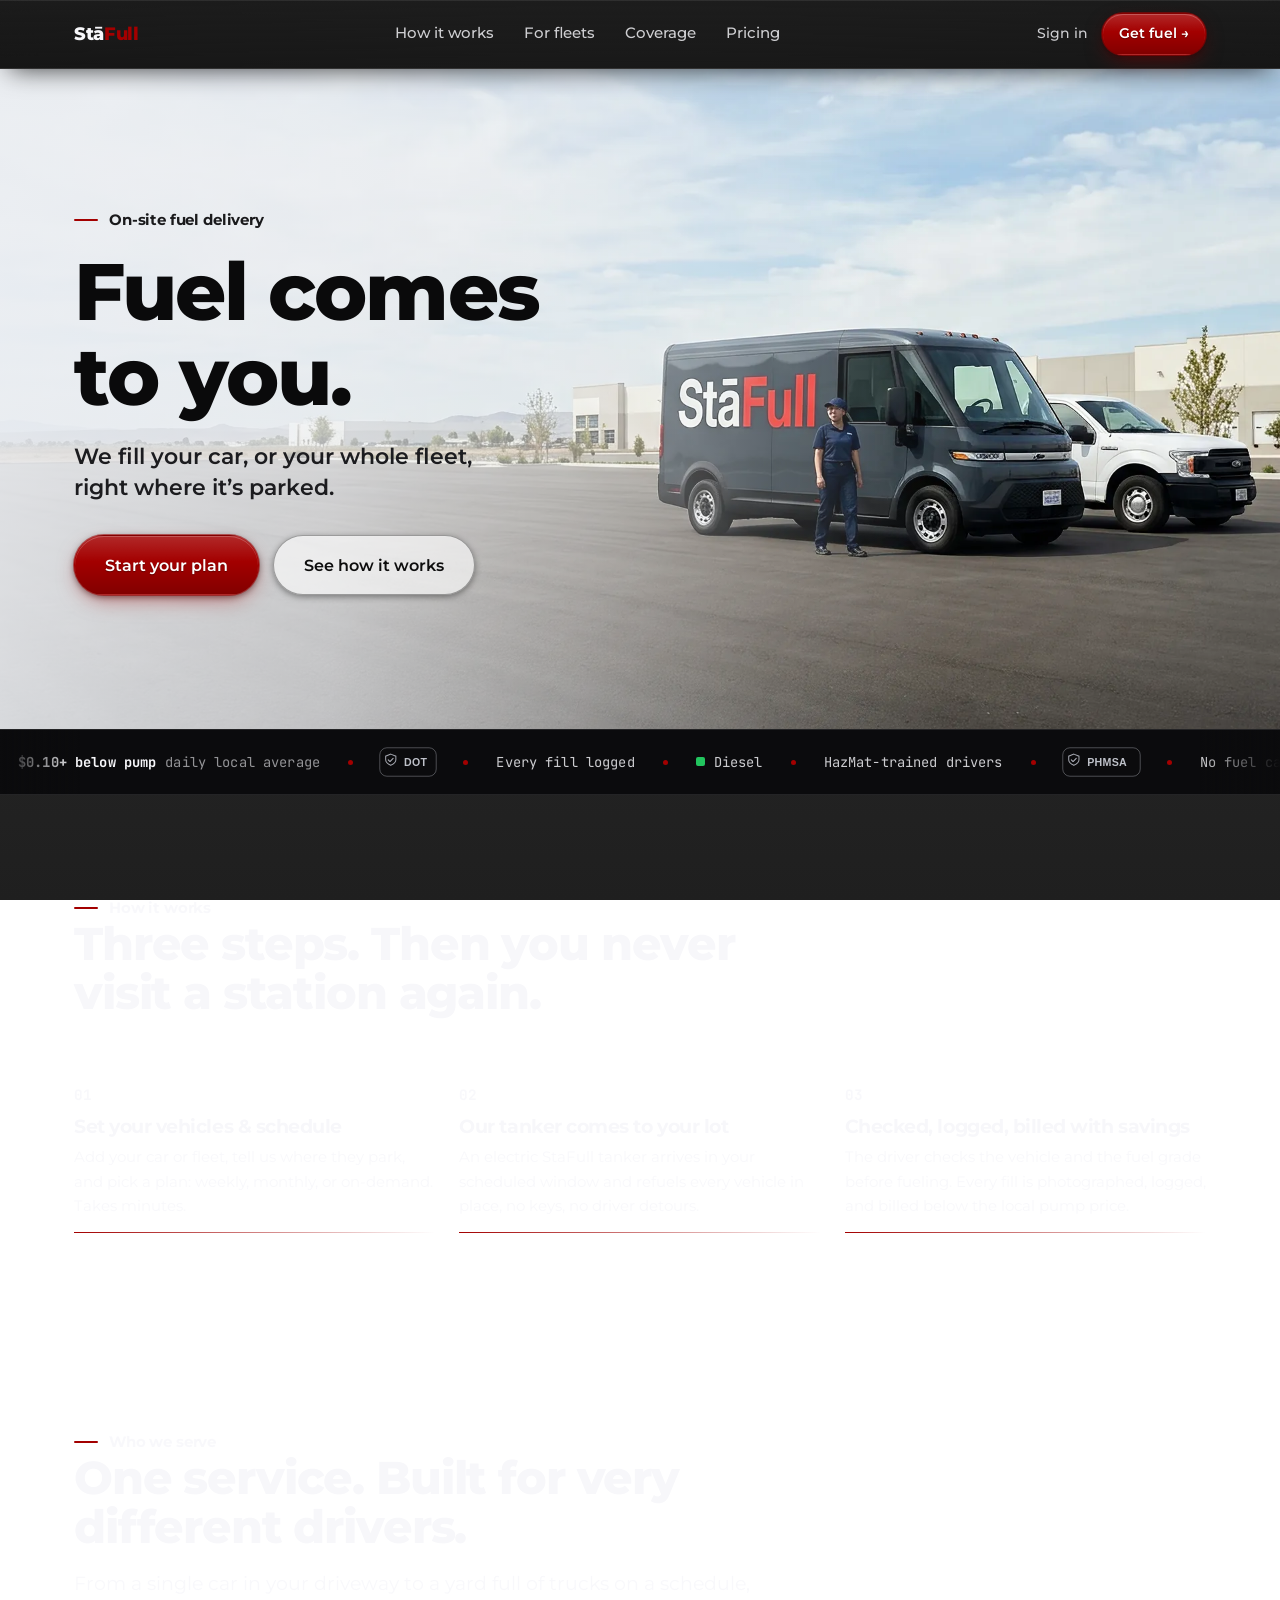
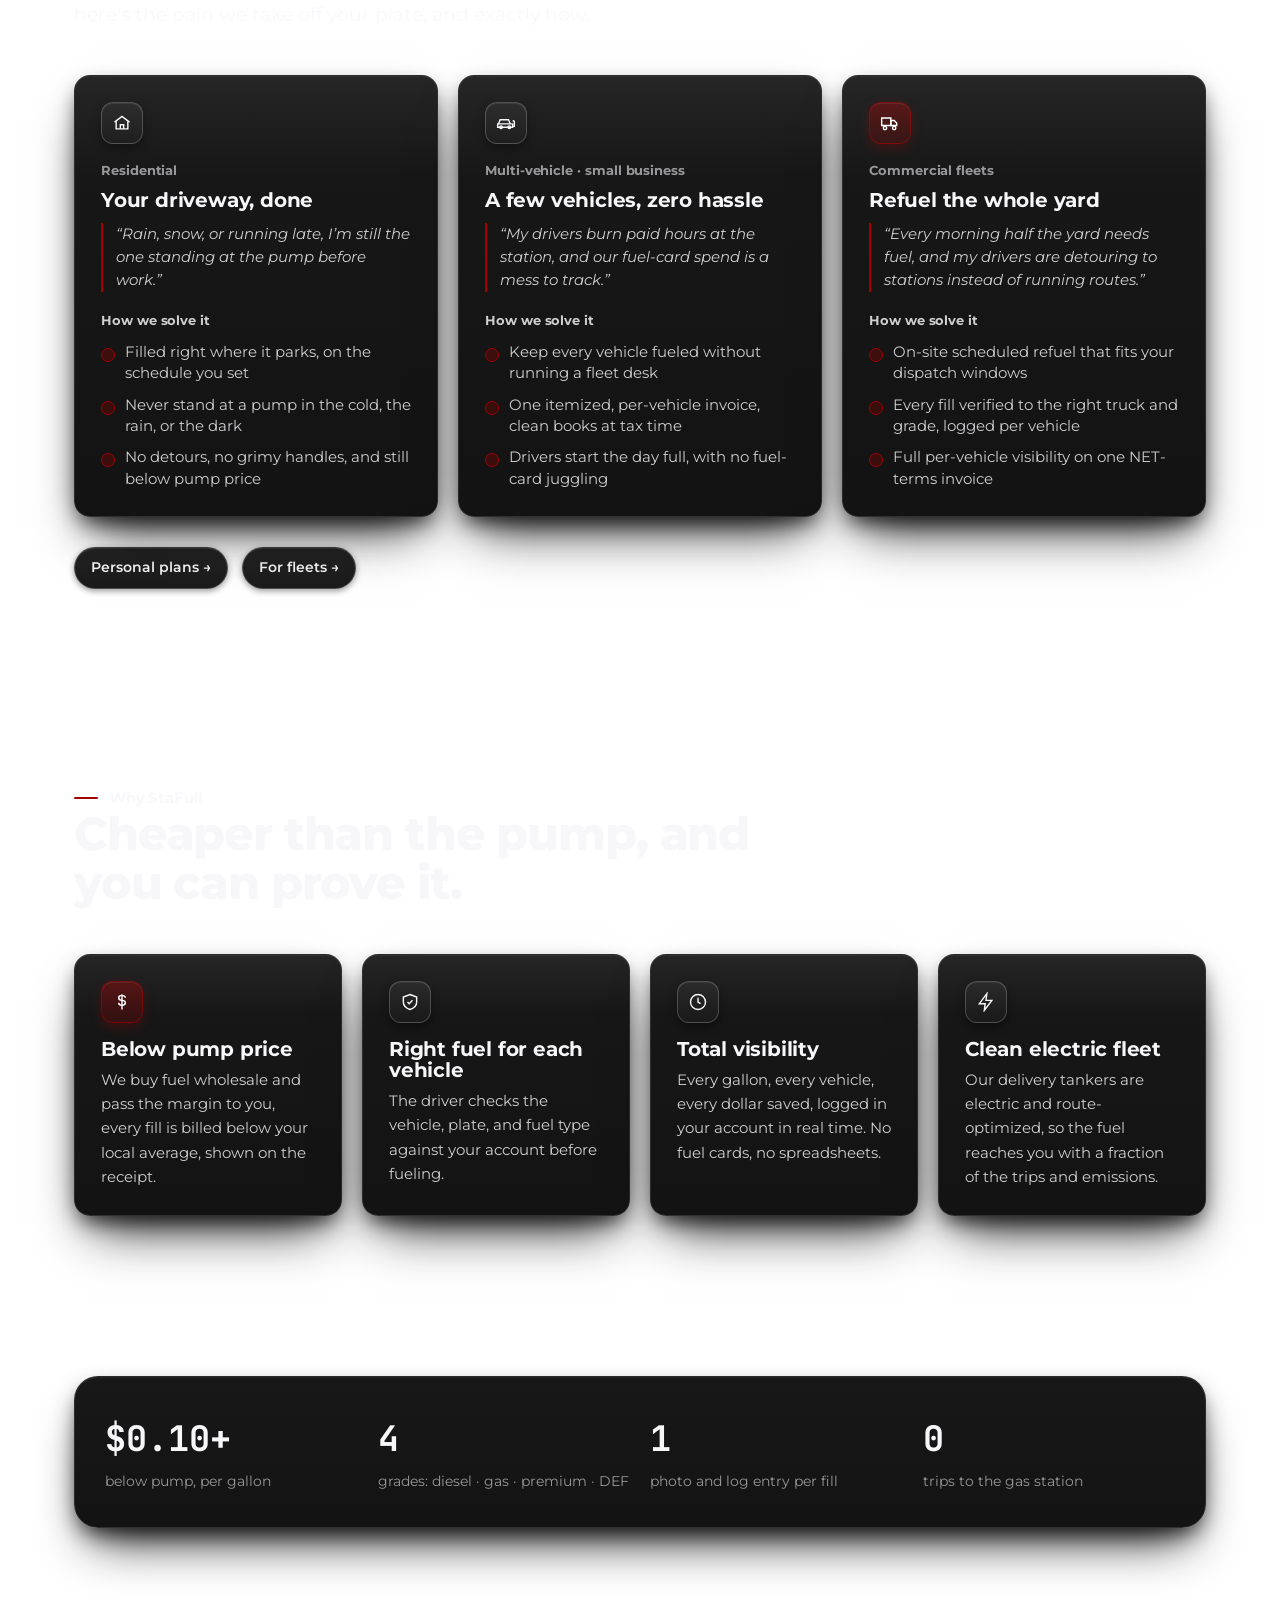
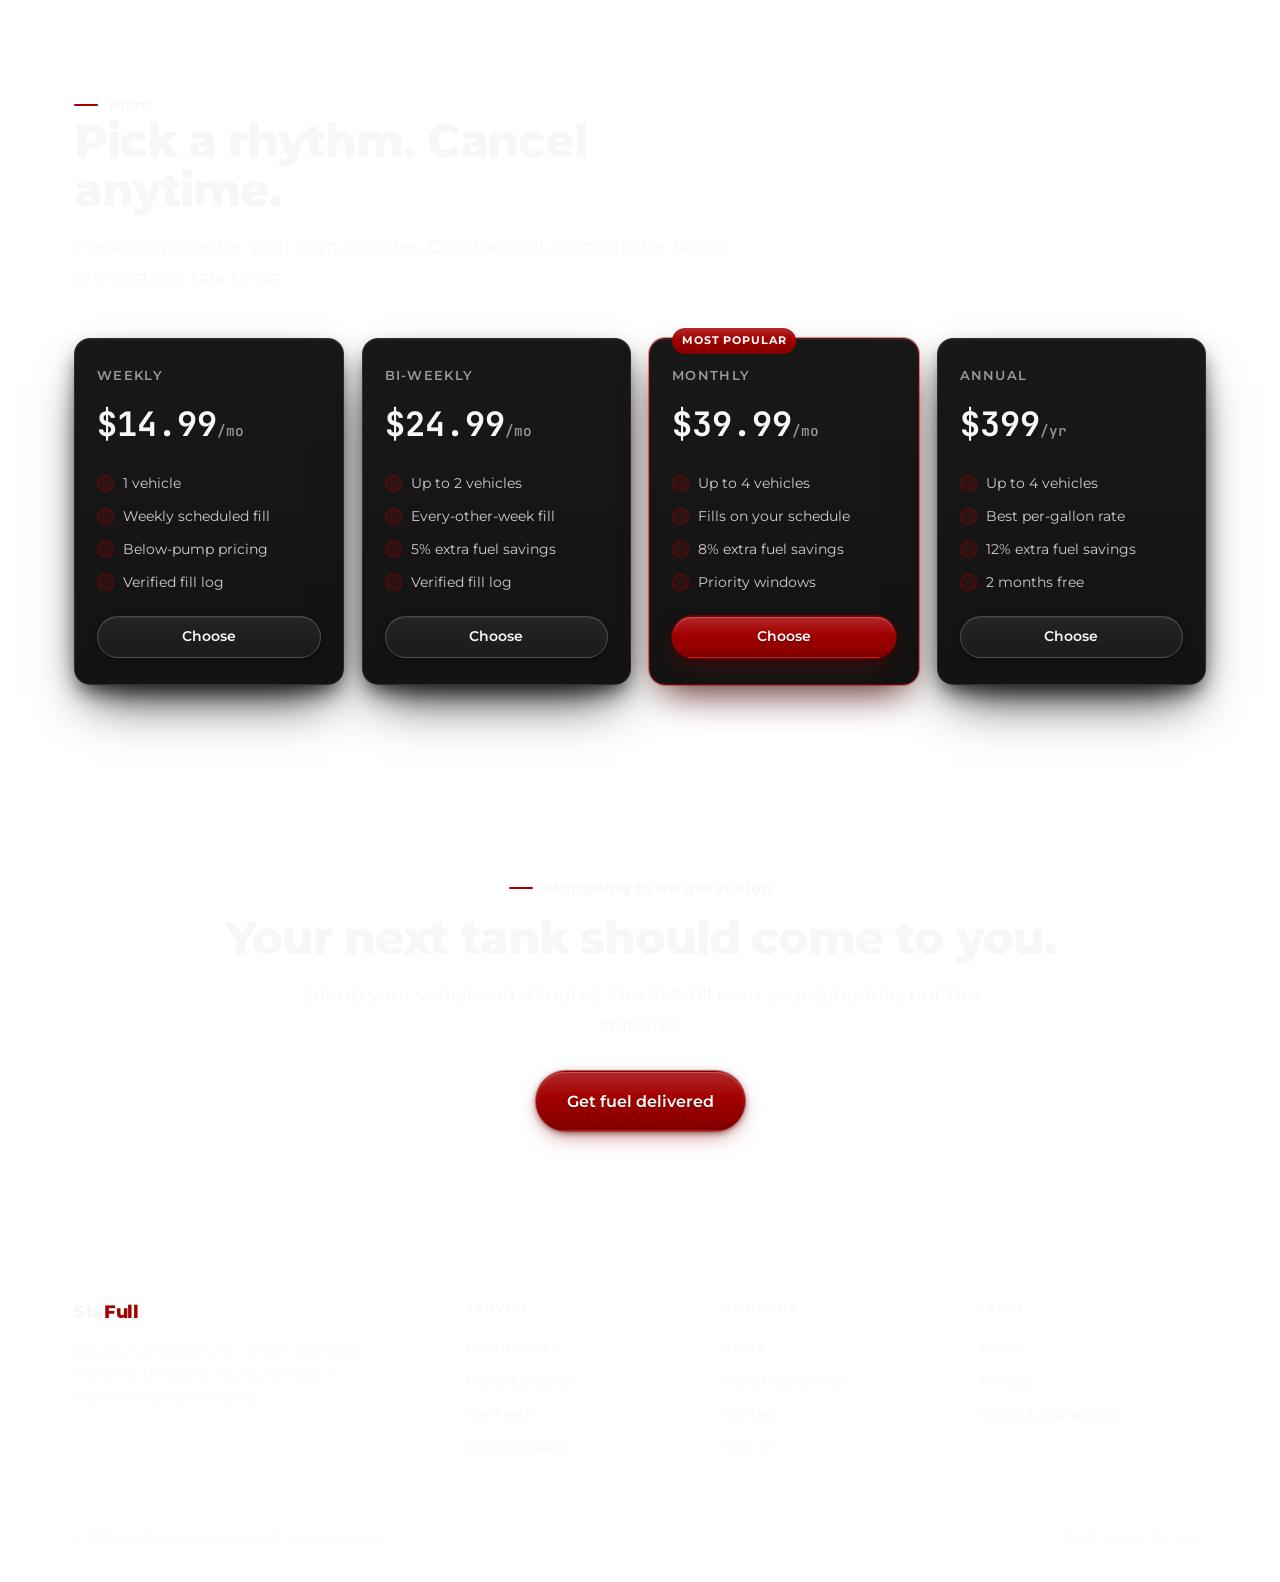
<file: index.html>
<!DOCTYPE html>
<html lang="en">
<head>
<meta charset="UTF-8">
<meta name="viewport" content="width=device-width, initial-scale=1.0">
<title>StaFull | fuel delivered to your vehicle, for less than the pump</title>
<meta name="description" content="StaFull delivers fuel on-site to your car or your whole fleet (diesel, gas, premium, DEF) right where it's parked, for less than the pump. No detours, no fuel cards, every gallon logged.">
<meta name="theme-color" content="#08080a">
<link rel="icon" type="image/svg+xml" href="logo.svg">
<link rel="canonical" href="https://stafull.com/">
<meta property="og:type" content="website">
<meta property="og:title" content="StaFull | fuel comes to you.">
<meta property="og:description" content="On-site fuel delivery for your car or fleet, for less than the pump. Every gallon logged.">
<meta property="og:url" content="https://stafull.com/">
<meta property="og:image" content="https://stafull.com/og.png">
<meta name="twitter:card" content="summary_large_image">
<meta name="twitter:image" content="https://stafull.com/og.png">
<link rel="preconnect" href="https://fonts.googleapis.com">
<link rel="preconnect" href="https://fonts.gstatic.com" crossorigin>
<link href="https://fonts.googleapis.com/css2?family=Montserrat:wght@400;500;600;700;800&family=JetBrains+Mono:wght@400;500;600;700&display=swap" rel="stylesheet">
<link rel="stylesheet" href="styles.css">
</head>
<body>
<a class="skip" href="#main">Skip to content</a>

<header class="site-head">
  <div class="wrap nav">
    <a class="brand" href="index.html" aria-label="StaFull home">
      
      <span>Stā<b>Full</b></span>
    </a>
    <nav class="nav-links" aria-label="Primary">
      <a href="index.html#how">How it works</a>
      <a href="fleets.html">For fleets</a>
      <a href="coverage.html">Coverage</a>
      <a href="pricing.html">Pricing</a>
    </nav>
    <div class="nav-actions">
      <a href="signin.html" class="signin-link desktop">Sign in</a>
      <a href="signin.html" class="btn btn-red btn-sm">Get fuel &rarr;</a>
      <button class="burger" id="burger" aria-label="Menu" aria-expanded="false"><span></span><span></span><span></span></button>
    </div>
  </div>
  <div class="mobile-menu" id="mobile-menu">
    <a href="index.html#how">How it works</a>
    <a href="fleets.html">For fleets</a>
    <a href="coverage.html">Coverage</a>
    <a href="pricing.html">Pricing</a>
    <a href="signin.html">Sign in</a>
  </div>
</header>

<main id="main">

<!-- HERO -->
<section class="hero">
  <div class="hero-img" aria-hidden="true">
    <picture><source srcset="hero.webp" type="image/webp"><img src="hero.jpg" alt="A StaFull electric delivery van and uniformed driver parked beside a customer's pickup truck"></picture>
  </div>
  <div class="hero-scrim" aria-hidden="true"></div>
  <div class="wrap hero-inner">
    <div class="hero-copy" data-rise>
      <span class="kicker">On-site fuel delivery</span>
      <h1 class="h-hero">Fuel comes to you.</h1>
      <p class="hero-sub">We fill your car, or your whole fleet, right where it&rsquo;s parked.</p>
      <div class="hero-cta">
        <a href="signin.html" class="btn btn-red btn-lg">Start your plan</a>
        <a href="index.html#how" class="btn btn-ghost btn-lg">See how it works</a>
      </div>
    </div>
  </div>
</section>

<!-- TRUST MARQUEE, section separator -->
<div class="mq" aria-label="StaFull at a glance: $0.10 or more below pump on the daily local average; diesel, gas, premium and DEF; every fill logged; HazMat-trained drivers; no fuel cards; on your schedule; cancel anytime; licensed and insured; EV tanker fleet; serving Dallas-Fort Worth. Compliant with US DOT, PHMSA hazmat regulations, EPA SPCC, OSHA and NFPA 30A.">
  <div class="mq-track" aria-hidden="true">
    <span class="mq-item"><b>$0.10+ below pump</b><span class="mq-mut">daily local average</span></span><span class="mq-dot"></span>
    <img class="mq-badge" src="assets/reg-dot.svg" alt="US DOT compliant" width="74" height="38"><span class="mq-dot"></span>
    <span class="mq-item">Every fill logged</span><span class="mq-dot"></span>
    <span class="mq-item"><i class="mq-fd diesel"></i>Diesel</span><span class="mq-dot"></span>
    <span class="mq-item">HazMat-trained drivers</span><span class="mq-dot"></span>
    <img class="mq-badge" src="assets/reg-phmsa.svg" alt="PHMSA hazmat compliant" width="100" height="38"><span class="mq-dot"></span>
    <span class="mq-item">No fuel cards</span><span class="mq-dot"></span>
    <span class="mq-item"><i class="mq-fd gas"></i>Gas</span><span class="mq-dot"></span>
    <span class="mq-item">On your schedule</span><span class="mq-dot"></span>
    <img class="mq-badge" src="assets/reg-epa.svg" alt="EPA SPCC compliant" width="74" height="38"><span class="mq-dot"></span>
    <span class="mq-item">Cancel anytime</span><span class="mq-dot"></span>
    <span class="mq-item"><i class="mq-fd premium"></i>Premium</span><span class="mq-dot"></span>
    <span class="mq-item">Licensed &amp; insured</span><span class="mq-dot"></span>
    <img class="mq-badge" src="assets/reg-osha.svg" alt="OSHA compliant" width="84" height="38"><span class="mq-dot"></span>
    <span class="mq-item">EV tanker fleet</span><span class="mq-dot"></span>
    <span class="mq-item"><i class="mq-fd def"></i>DEF</span><span class="mq-dot"></span>
    <span class="mq-item">Serving Dallas-Fort Worth</span><span class="mq-dot"></span>
    <img class="mq-badge" src="assets/reg-nfpa.svg" alt="NFPA 30A compliant" width="120" height="38"><span class="mq-dot"></span>
    <span class="mq-item"><b>$0.10+ below pump</b><span class="mq-mut">daily local average</span></span><span class="mq-dot"></span>
    <img class="mq-badge" src="assets/reg-dot.svg" alt="" width="74" height="38"><span class="mq-dot"></span>
    <span class="mq-item">Every fill logged</span><span class="mq-dot"></span>
    <span class="mq-item"><i class="mq-fd diesel"></i>Diesel</span><span class="mq-dot"></span>
    <span class="mq-item">HazMat-trained drivers</span><span class="mq-dot"></span>
    <img class="mq-badge" src="assets/reg-phmsa.svg" alt="" width="100" height="38"><span class="mq-dot"></span>
    <span class="mq-item">No fuel cards</span><span class="mq-dot"></span>
    <span class="mq-item"><i class="mq-fd gas"></i>Gas</span><span class="mq-dot"></span>
    <span class="mq-item">On your schedule</span><span class="mq-dot"></span>
    <img class="mq-badge" src="assets/reg-epa.svg" alt="" width="74" height="38"><span class="mq-dot"></span>
    <span class="mq-item">Cancel anytime</span><span class="mq-dot"></span>
    <span class="mq-item"><i class="mq-fd premium"></i>Premium</span><span class="mq-dot"></span>
    <span class="mq-item">Licensed &amp; insured</span><span class="mq-dot"></span>
    <img class="mq-badge" src="assets/reg-osha.svg" alt="" width="84" height="38"><span class="mq-dot"></span>
    <span class="mq-item">EV tanker fleet</span><span class="mq-dot"></span>
    <span class="mq-item"><i class="mq-fd def"></i>DEF</span><span class="mq-dot"></span>
    <span class="mq-item">Serving Dallas-Fort Worth</span><span class="mq-dot"></span>
    <img class="mq-badge" src="assets/reg-nfpa.svg" alt="" width="120" height="38"><span class="mq-dot"></span>
  </div>
</div>

<!-- HOW IT WORKS -->
<section class="section" id="how"><div class="wrap">
  <div class="section-head" data-rise>
    <span class="kicker">How it works</span>
    <h2 class="h2">Three steps. Then you never visit a station again.</h2>
  </div>
  <div class="steps">
    <div class="step" data-rise><h3>Set your vehicles &amp; schedule</h3><p>Add your car or fleet, tell us where they park, and pick a plan: weekly, monthly, or on-demand. Takes minutes.</p><div class="step-line"></div></div>
    <div class="step" data-rise><h3>Our tanker comes to your lot</h3><p>An electric StaFull tanker arrives in your scheduled window and refuels every vehicle in place, no keys, no driver detours.</p><div class="step-line"></div></div>
    <div class="step" data-rise><h3>Checked, logged, billed with savings</h3><p>The driver checks the vehicle and the fuel grade before fueling. Every fill is photographed, logged, and billed below the local pump price.</p><div class="step-line"></div></div>
  </div>
</div></section>

<!-- WHO WE SERVE -->
<section class="section"><div class="wrap">
  <div class="section-head" data-rise>
    <span class="kicker">Who we serve</span>
    <h2 class="h2">One service. Built for very different drivers.</h2>
    <p class="lede">From a single car in your driveway to a yard full of trucks on a schedule, here's the pain we take off your plate, and exactly how.</p>
  </div>
  <div class="grid g-3">
    <div class="card seg" data-rise>
      <div class="ic"><svg viewBox="0 0 24 24" width="20" height="20" fill="none" stroke="currentColor" stroke-width="1.7"><path d="M3 11l9-7 9 7"/><path d="M5 10v9h14v-9"/><path d="M10 19v-5h4v5"/></svg></div>
      <span class="num-tag">Residential</span>
      <h3 class="h3">Your driveway, done</h3>
      <p class="seg-pain">&ldquo;Rain, snow, or running late, I&rsquo;m still the one standing at the pump before work.&rdquo;</p>
      <p class="label-need">How we solve it</p>
      <ul class="seg-sol">
        <li>Filled right where it parks, on the schedule you set</li>
        <li>Never stand at a pump in the cold, the rain, or the dark</li>
        <li>No detours, no grimy handles, and still below pump price</li>
      </ul>
    </div>
    <div class="card seg" data-rise>
      <div class="ic"><svg viewBox="0 0 24 24" width="20" height="20" fill="none" stroke="currentColor" stroke-width="1.7"><path d="M3 13l2-5h10l2 5"/><path d="M2 13h18v4H2z"/><circle cx="6" cy="17" r="1.6"/><circle cx="16" cy="17" r="1.6"/><path d="M20 9l2 1v6h-2"/></svg></div>
      <span class="num-tag">Multi-vehicle &middot; small business</span>
      <h3 class="h3">A few vehicles, zero hassle</h3>
      <p class="seg-pain">&ldquo;My drivers burn paid hours at the station, and our fuel-card spend is a mess to track.&rdquo;</p>
      <p class="label-need">How we solve it</p>
      <ul class="seg-sol">
        <li>Keep every vehicle fueled without running a fleet desk</li>
        <li>One itemized, per-vehicle invoice, clean books at tax time</li>
        <li>Drivers start the day full, with no fuel-card juggling</li>
      </ul>
    </div>
    <div class="card seg" data-rise>
      <div class="ic red"><svg viewBox="0 0 24 24" width="20" height="20" fill="none" stroke="currentColor" stroke-width="1.7"><path d="M2 6h11v9H2z"/><path d="M13 9h4l3 3v3h-7z"/><circle cx="6" cy="18" r="2"/><circle cx="17" cy="18" r="2"/></svg></div>
      <span class="num-tag">Commercial fleets</span>
      <h3 class="h3">Refuel the whole yard</h3>
      <p class="seg-pain">&ldquo;Every morning half the yard needs fuel, and my drivers are detouring to stations instead of running routes.&rdquo;</p>
      <p class="label-need">How we solve it</p>
      <ul class="seg-sol">
        <li>On-site scheduled refuel that fits your dispatch windows</li>
        <li>Every fill verified to the right truck and grade, logged per vehicle</li>
        <li>Full per-vehicle visibility on one NET-terms invoice</li>
      </ul>
    </div>
  </div>
  <div style="margin-top:30px;display:flex;gap:14px;flex-wrap:wrap" data-rise>
    <a href="pricing.html" class="btn btn-ghost btn-sm">Personal plans &rarr;</a>
    <a href="fleets.html" class="btn btn-ghost btn-sm">For fleets &rarr;</a>
  </div>
</div></section>

<!-- WHY -->
<section class="section"><div class="wrap">
  <div class="section-head" data-rise>
    <span class="kicker">Why StaFull</span>
    <h2 class="h2">Cheaper than the pump, and you can prove it.</h2>
  </div>
  <div class="grid g-4">
    <div class="card" data-rise><div class="ic red"><svg viewBox="0 0 24 24" width="20" height="20" fill="none" stroke="currentColor" stroke-width="1.7"><path d="M12 3v18"/><path d="M16 7c0-1.7-1.8-3-4-3S8 5.3 8 7s1.8 3 4 3 4 1.3 4 3-1.8 3-4 3-4-1.3-4-3"/></svg></div><h3 class="h3">Below pump price</h3><p>We buy fuel wholesale and pass the margin to you, every fill is billed below your local average, shown on the receipt.</p></div>
    <div class="card" data-rise><div class="ic"><svg viewBox="0 0 24 24" width="20" height="20" fill="none" stroke="currentColor" stroke-width="1.7"><path d="M12 3l8 3v6c0 5-3.5 7.5-8 9-4.5-1.5-8-4-8-9V6z"/><path d="M9 12l2 2 4-4"/></svg></div><h3 class="h3">Right fuel for each vehicle</h3><p>The driver checks the vehicle, plate, and fuel type against your account before fueling.</p></div>
    <div class="card" data-rise><div class="ic"><svg viewBox="0 0 24 24" width="20" height="20" fill="none" stroke="currentColor" stroke-width="1.7"><circle cx="12" cy="12" r="9"/><path d="M12 7v5l3 2"/></svg></div><h3 class="h3">Total visibility</h3><p>Every gallon, every vehicle, every dollar saved, logged in your account in real time. No fuel cards, no spreadsheets.</p></div>
    <div class="card" data-rise><div class="ic"><svg viewBox="0 0 24 24" width="20" height="20" fill="none" stroke="currentColor" stroke-width="1.7"><path d="M13 2L4 14h7l-1 8 9-12h-7z"/></svg></div><h3 class="h3">Clean electric fleet</h3><p>Our delivery tankers are electric and route-optimized, so the fuel reaches you with a fraction of the trips and emissions.</p></div>
  </div>
</div></section>

<!-- STAT BAND -->
<section class="section-sm"><div class="wrap">
  <div class="statband">
    <div class="s" data-rise><b>$0.10+</b><span>below pump, per gallon</span></div>
    <div class="s" data-rise><b>4</b><span>grades: diesel · gas · premium · DEF</span></div>
    <div class="s" data-rise><b>1</b><span>photo and log entry per fill</span></div>
    <div class="s" data-rise><b>0</b><span>trips to the gas station</span></div>
  </div>
</div></section>

<!-- PRICING TEASER -->
<section class="section" id="pricing"><div class="wrap">
  <div class="section-head" data-rise>
    <span class="kicker">Plans</span>
    <h2 class="h2">Pick a rhythm. Cancel anytime.</h2>
    <p class="lede">Personal plans for your own vehicles. Commercial accounts for fleets are custom: <a href="fleets.html" class="accent">talk to us</a>.</p>
  </div>
  <div class="plans">
    <div class="plan" data-rise><div class="pname">Weekly</div><div class="price">$14.99<small>/mo</small></div><ul><li>1 vehicle</li><li>Weekly scheduled fill</li><li>Below-pump pricing</li><li>Verified fill log</li></ul><a href="signin.html" class="btn btn-ghost btn-sm" style="width:100%;justify-content:center">Choose</a></div>
    <div class="plan" data-rise><div class="pname">Bi-weekly</div><div class="price">$24.99<small>/mo</small></div><ul><li>Up to 2 vehicles</li><li>Every-other-week fill</li><li>5% extra fuel savings</li><li>Verified fill log</li></ul><a href="signin.html" class="btn btn-ghost btn-sm" style="width:100%;justify-content:center">Choose</a></div>
    <div class="plan pop" data-rise><span class="tag">Most popular</span><div class="pname">Monthly</div><div class="price">$39.99<small>/mo</small></div><ul><li>Up to 4 vehicles</li><li>Fills on your schedule</li><li>8% extra fuel savings</li><li>Priority windows</li></ul><a href="signin.html" class="btn btn-red btn-sm" style="width:100%;justify-content:center">Choose</a></div>
    <div class="plan" data-rise><div class="pname">Annual</div><div class="price">$399<small>/yr</small></div><ul><li>Up to 4 vehicles</li><li>Best per-gallon rate</li><li>12% extra fuel savings</li><li>2 months free</li></ul><a href="signin.html" class="btn btn-ghost btn-sm" style="width:100%;justify-content:center">Choose</a></div>
  </div>
</div></section>

<!-- CTA -->
<section class="cta-band"><div class="wrap" data-rise>
  <span class="kicker" style="justify-content:center">Stop going to the gas station</span>
  <h2 class="h2" style="margin-top:14px">Your next tank should come to you.</h2>
  <p class="lede" style="text-align:center">Set up your vehicles in minutes. The first fill is on your schedule, not the station's.</p>
  <a href="signin.html" class="btn btn-red btn-lg">Get fuel delivered</a>
</div></section>

</main>

<footer class="footer"><div class="wrap">
  <div class="footer-grid">
    <div>
      <a class="brand" href="index.html" aria-label="StaFull home"><span>Stā<b>Full</b></span></a>
      <p class="footer-blurb">On-site fuel delivery for drivers and fleets. We bring the pump to you, for less. A StaFull Holdings company.</p>
    </div>
    <nav class="footer-col" aria-label="Service"><h4>Service</h4><a href="index.html#how">How it works</a><a href="pricing.html">Plans &amp; pricing</a><a href="fleets.html">For fleets</a><a href="coverage.html">Coverage area</a></nav>
    <nav class="footer-col" aria-label="Company"><h4>Company</h4><a href="about.html">About</a><a href="contact.html">Franchise with us</a><a href="contact.html">Contact</a><a href="signin.html">Sign in</a></nav>
    <nav class="footer-col" aria-label="Legal"><h4>Legal</h4><a href="legal.html#terms">Terms</a><a href="legal.html#privacy">Privacy</a><a href="legal.html#safety">Safety &amp; compliance</a></nav>
  </div>
  <div class="footer-base">
    <span>&copy; 2026 StaFull Holdings, LLC. All rights reserved.</span>
    <span class="mono">Fuel comes to you.</span>
  </div>
</div></footer>

<script src="script.js"></script>
</body>
</html>
</file>
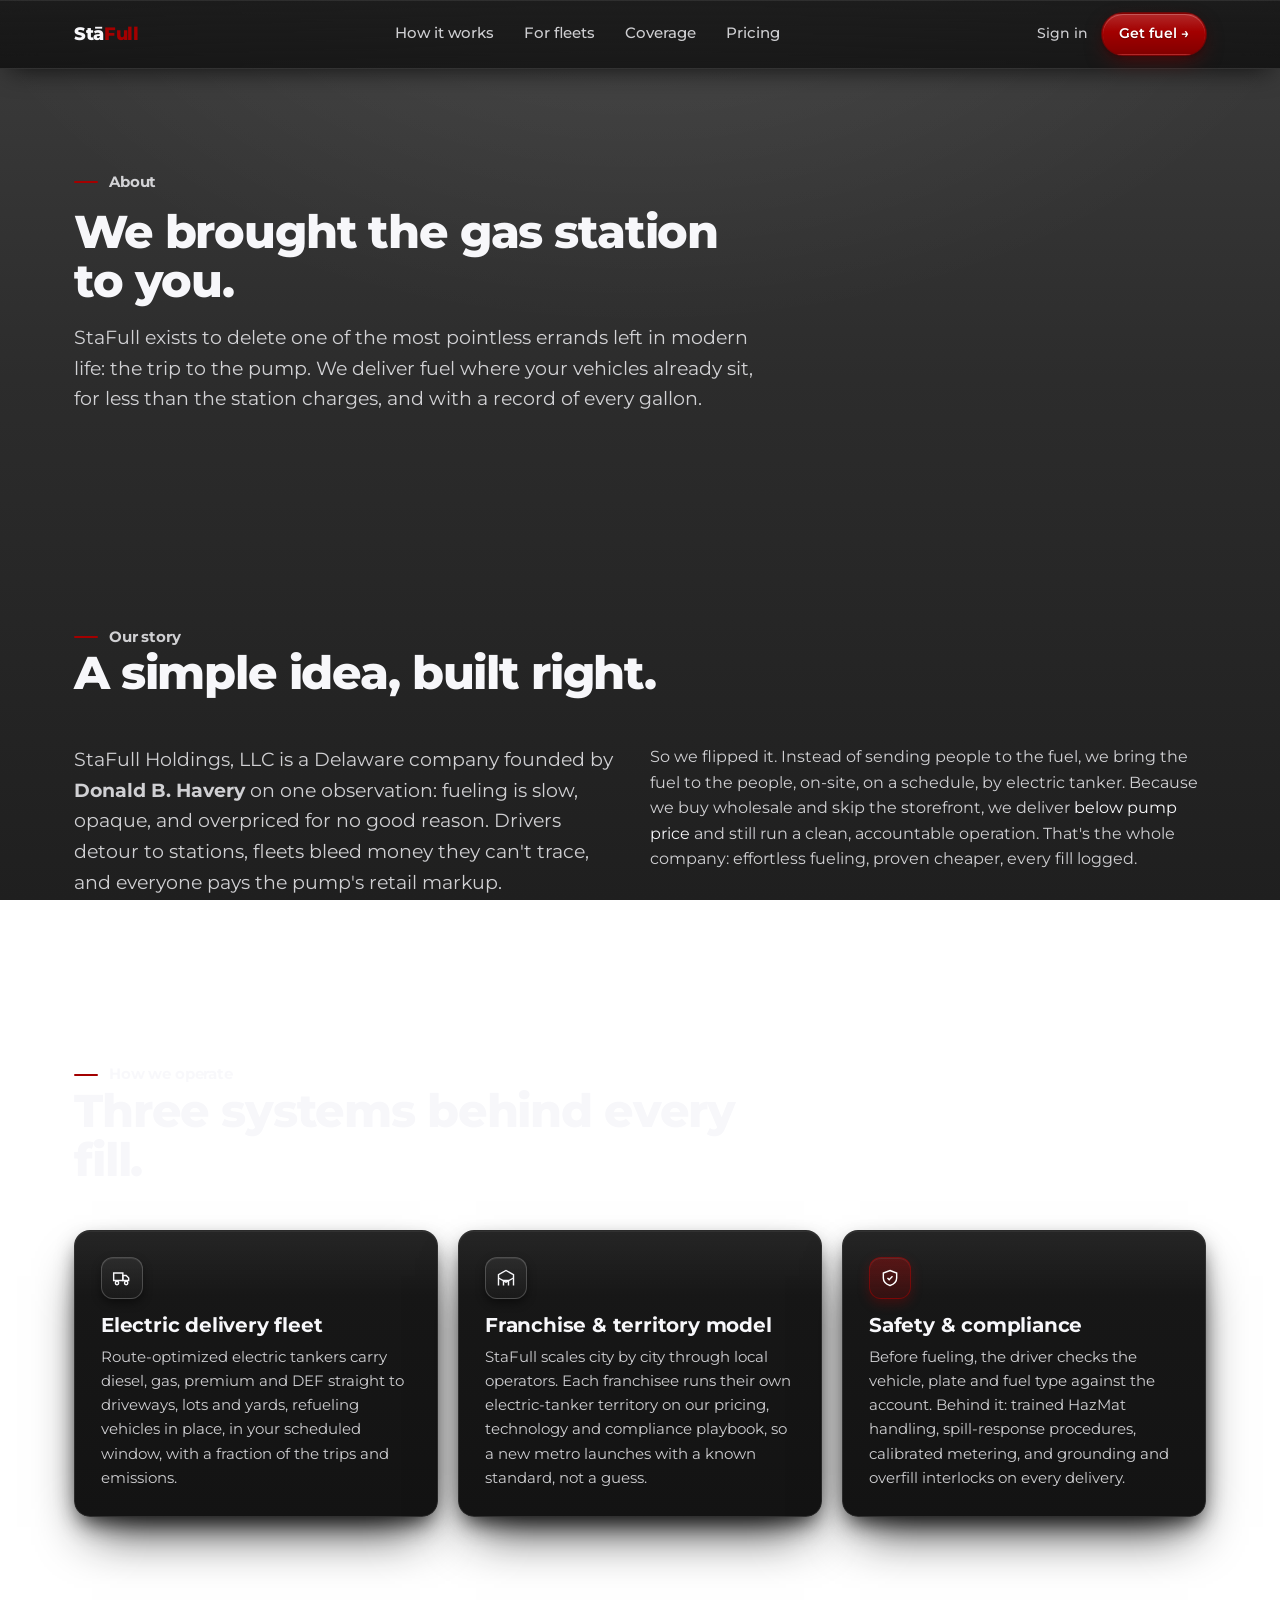
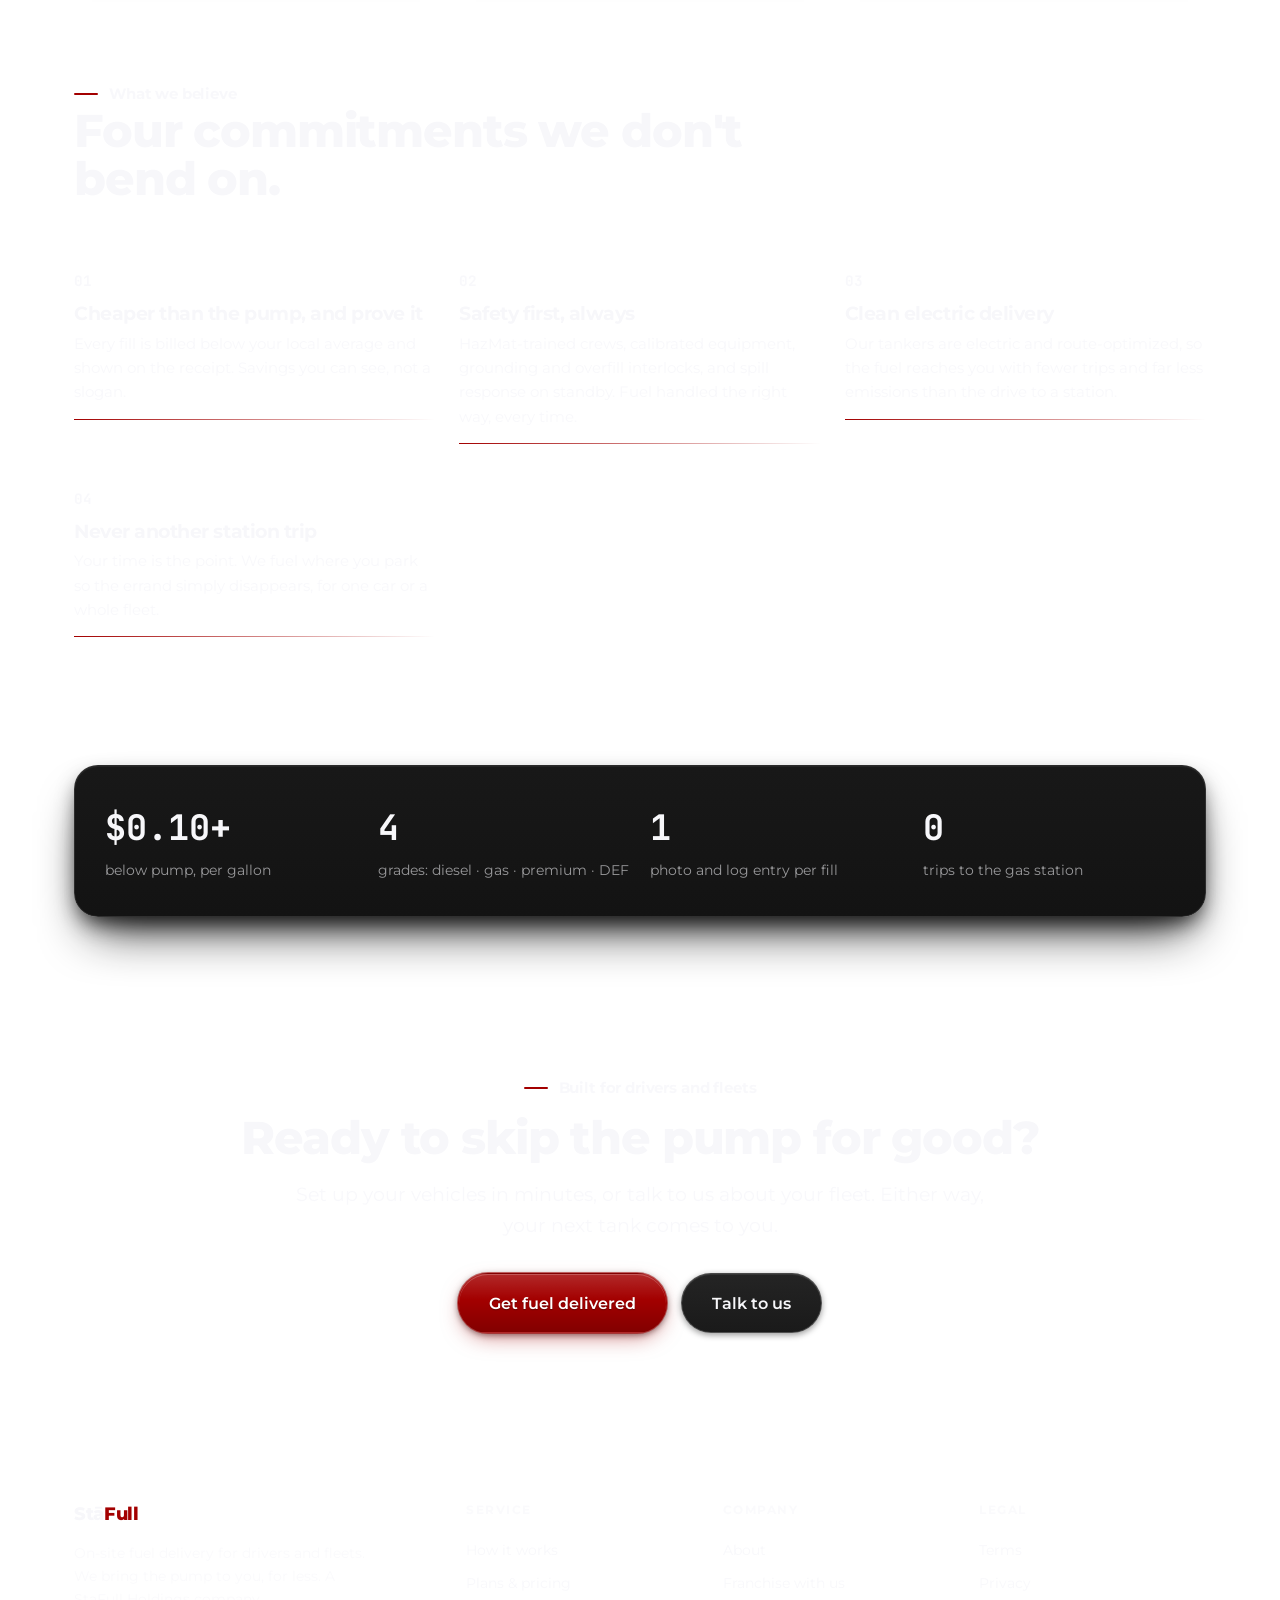
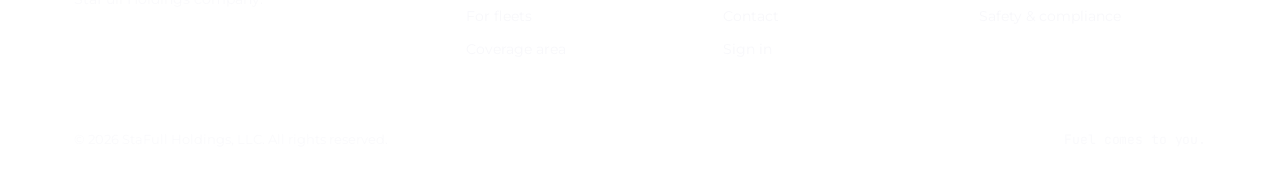
<file: about.html>
<!DOCTYPE html>
<html lang="en">
<head>
<meta charset="UTF-8">
<meta name="viewport" content="width=device-width, initial-scale=1.0">
<title>About StaFull | we brought the gas station to you</title>
<meta name="description" content="StaFull Holdings, LLC, a Delaware company founded by Donald B. Havery to make fueling effortless and cheaper. On-site fuel delivery by electric tanker, below the pump, every gallon logged.">
<meta name="theme-color" content="#08080a">
<link rel="icon" type="image/svg+xml" href="logo.svg">
<link rel="canonical" href="https://stafull.com/about.html">
<meta property="og:type" content="website">
<meta property="og:title" content="About StaFull | we brought the gas station to you.">
<meta property="og:description" content="A Delaware company founded to make fueling effortless and cheaper: on-site, electric, below the pump, every gallon logged.">
<meta property="og:url" content="https://stafull.com/about.html">
<meta property="og:image" content="https://stafull.com/og.png">
<meta name="twitter:card" content="summary_large_image">
<meta name="twitter:image" content="https://stafull.com/og.png">
<link rel="preconnect" href="https://fonts.googleapis.com">
<link rel="preconnect" href="https://fonts.gstatic.com" crossorigin>
<link href="https://fonts.googleapis.com/css2?family=Montserrat:wght@400;500;600;700;800&family=JetBrains+Mono:wght@400;500;600;700&display=swap" rel="stylesheet">
<link rel="stylesheet" href="styles.css">
</head>
<body>
<a class="skip" href="#main">Skip to content</a>

<header class="site-head">
  <div class="wrap nav">
    <a class="brand" href="index.html" aria-label="StaFull home">
      
      <span>Stā<b>Full</b></span>
    </a>
    <nav class="nav-links" aria-label="Primary">
      <a href="index.html#how">How it works</a>
      <a href="fleets.html">For fleets</a>
      <a href="coverage.html">Coverage</a>
      <a href="pricing.html">Pricing</a>
    </nav>
    <div class="nav-actions">
      <a href="signin.html" class="signin-link desktop">Sign in</a>
      <a href="signin.html" class="btn btn-red btn-sm">Get fuel &rarr;</a>
      <button class="burger" id="burger" aria-label="Menu" aria-expanded="false"><span></span><span></span><span></span></button>
    </div>
  </div>
  <div class="mobile-menu" id="mobile-menu">
    <a href="index.html#how">How it works</a>
    <a href="fleets.html">For fleets</a>
    <a href="coverage.html">Coverage</a>
    <a href="pricing.html">Pricing</a>
    <a href="signin.html">Sign in</a>
  </div>
</header>

<main id="main">

<!-- HEADER -->
<section class="section"><div class="wrap">
  <div class="section-head" data-rise>
    <span class="kicker">About</span>
    <h1 class="h2" style="margin-top:14px">We brought the gas station <span class="accent">to you.</span></h1>
    <p class="lede">StaFull exists to delete one of the most pointless errands left in modern life: the trip to the pump. We deliver fuel where your vehicles already sit, for less than the station charges, and with a record of every gallon.</p>
  </div>
</div></section>

<!-- STORY -->
<section class="section section-sm"><div class="wrap">
  <div class="section-head" data-rise>
    <span class="kicker">Our story</span>
    <h2 class="h2">A simple idea, built right.</h2>
  </div>
  <div class="grid g-2">
    <p class="lede" style="max-width:none" data-rise>StaFull Holdings, LLC is a Delaware company founded by <b>Donald B. Havery</b> on one observation: fueling is slow, opaque, and overpriced for no good reason. Drivers detour to stations, fleets bleed money they can't trace, and everyone pays the pump's retail markup.</p>
    <p style="color:var(--fg-2)" data-rise>So we flipped it. Instead of sending people to the fuel, we bring the fuel to the people, on-site, on a schedule, by electric tanker. Because we buy wholesale and skip the storefront, we deliver <span class="accent">below pump price</span> and still run a clean, accountable operation. That's the whole company: effortless fueling, proven cheaper, every fill logged.</p>
  </div>
</div></section>

<!-- HOW WE OPERATE -->
<section class="section"><div class="wrap">
  <div class="section-head" data-rise>
    <span class="kicker">How we operate</span>
    <h2 class="h2">Three systems behind every fill.</h2>
  </div>
  <div class="grid g-3">
    <div class="card" data-rise>
      <div class="ic"><svg viewBox="0 0 24 24" width="20" height="20" fill="none" stroke="currentColor" stroke-width="1.7"><path d="M2 6h11v9H2z"/><path d="M13 9h4l3 3v3h-7z"/><circle cx="6" cy="18" r="2"/><circle cx="17" cy="18" r="2"/></svg></div>
      <h3 class="h3">Electric delivery fleet</h3>
      <p>Route-optimized electric tankers carry diesel, gas, premium and DEF straight to driveways, lots and yards, refueling vehicles in place, in your scheduled window, with a fraction of the trips and emissions.</p>
    </div>
    <div class="card" data-rise>
      <div class="ic"><svg viewBox="0 0 24 24" width="20" height="20" fill="none" stroke="currentColor" stroke-width="1.7"><path d="M3 21V8l9-5 9 5v13"/><path d="M9 21v-6h6v6"/><path d="M3 12l9 5 9-5"/></svg></div>
      <h3 class="h3">Franchise &amp; territory model</h3>
      <p>StaFull scales city by city through local operators. Each franchisee runs their own electric-tanker territory on our pricing, technology and compliance playbook, so a new metro launches with a known standard, not a guess.</p>
    </div>
    <div class="card" data-rise>
      <div class="ic red"><svg viewBox="0 0 24 24" width="20" height="20" fill="none" stroke="currentColor" stroke-width="1.7"><path d="M12 3l8 3v6c0 5-3.5 7.5-8 9-4.5-1.5-8-4-8-9V6z"/><path d="M9 12l2 2 4-4"/></svg></div>
      <h3 class="h3">Safety &amp; compliance</h3>
      <p>Before fueling, the driver checks the vehicle, plate and fuel type against the account. Behind it: trained HazMat handling, spill-response procedures, calibrated metering, and grounding and overfill interlocks on every delivery.</p>
    </div>
  </div>
</div></section>

<!-- WHAT WE BELIEVE -->
<section class="section section-sm"><div class="wrap">
  <div class="section-head" data-rise>
    <span class="kicker">What we believe</span>
    <h2 class="h2">Four commitments we don't bend on.</h2>
  </div>
  <div class="steps">
    <div class="step" data-rise><h3>Cheaper than the pump, and prove it</h3><p>Every fill is billed below your local average and shown on the receipt. Savings you can see, not a slogan.</p><div class="step-line"></div></div>
    <div class="step" data-rise><h3>Safety first, always</h3><p>HazMat-trained crews, calibrated equipment, grounding and overfill interlocks, and spill response on standby. Fuel handled the right way, every time.</p><div class="step-line"></div></div>
    <div class="step" data-rise><h3>Clean electric delivery</h3><p>Our tankers are electric and route-optimized, so the fuel reaches you with fewer trips and far less emissions than the drive to a station.</p><div class="step-line"></div></div>
    <div class="step" data-rise><h3>Never another station trip</h3><p>Your time is the point. We fuel where you park so the errand simply disappears, for one car or a whole fleet.</p><div class="step-line"></div></div>
  </div>
</div></section>

<!-- STAT BAND -->
<section class="section-sm"><div class="wrap">
  <div class="statband">
    <div class="s" data-rise><b>$0.10+</b><span>below pump, per gallon</span></div>
    <div class="s" data-rise><b>4</b><span>grades: diesel · gas · premium · DEF</span></div>
    <div class="s" data-rise><b>1</b><span>photo and log entry per fill</span></div>
    <div class="s" data-rise><b>0</b><span>trips to the gas station</span></div>
  </div>
</div></section>

<!-- CTA -->
<section class="cta-band"><div class="wrap" data-rise>
  <span class="kicker" style="justify-content:center">Built for drivers and fleets</span>
  <h2 class="h2" style="margin-top:14px">Ready to skip the pump for good?</h2>
  <p class="lede" style="text-align:center">Set up your vehicles in minutes, or talk to us about your fleet. Either way, your next tank comes to you.</p>
  <div class="hero-cta" style="justify-content:center">
    <a href="signin.html" class="btn btn-red btn-lg">Get fuel delivered</a>
    <a href="contact.html" class="btn btn-ghost btn-lg">Talk to us</a>
  </div>
</div></section>

</main>

<footer class="footer"><div class="wrap">
  <div class="footer-grid">
    <div>
      <a class="brand" href="index.html" aria-label="StaFull home"><span>Stā<b>Full</b></span></a>
      <p class="footer-blurb">On-site fuel delivery for drivers and fleets. We bring the pump to you, for less. A StaFull Holdings company.</p>
    </div>
    <nav class="footer-col" aria-label="Service"><h4>Service</h4><a href="index.html#how">How it works</a><a href="pricing.html">Plans &amp; pricing</a><a href="fleets.html">For fleets</a><a href="coverage.html">Coverage area</a></nav>
    <nav class="footer-col" aria-label="Company"><h4>Company</h4><a href="about.html">About</a><a href="contact.html">Franchise with us</a><a href="contact.html">Contact</a><a href="signin.html">Sign in</a></nav>
    <nav class="footer-col" aria-label="Legal"><h4>Legal</h4><a href="legal.html#terms">Terms</a><a href="legal.html#privacy">Privacy</a><a href="legal.html#safety">Safety &amp; compliance</a></nav>
  </div>
  <div class="footer-base">
    <span>&copy; 2026 StaFull Holdings, LLC. All rights reserved.</span>
    <span class="mono">Fuel comes to you.</span>
  </div>
</div></footer>

<script src="script.js"></script>
</body>
</html>
</file>
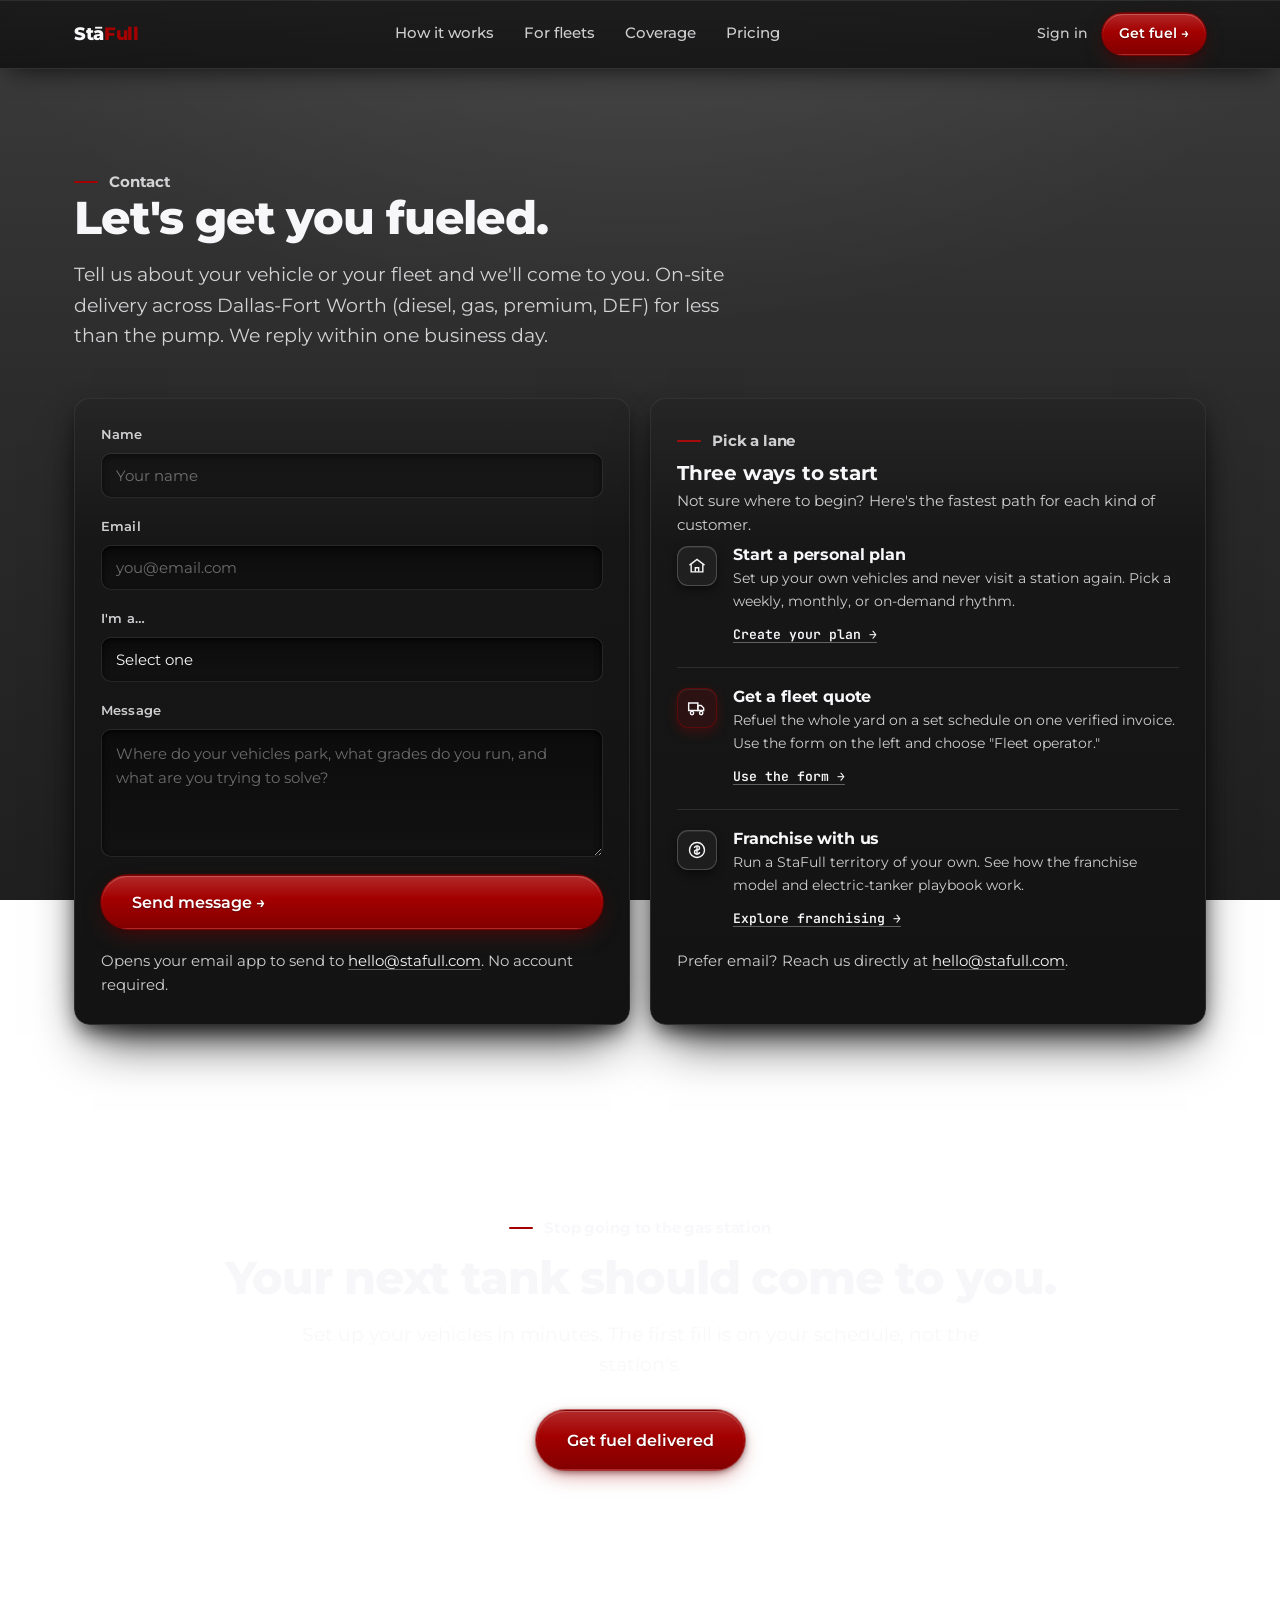
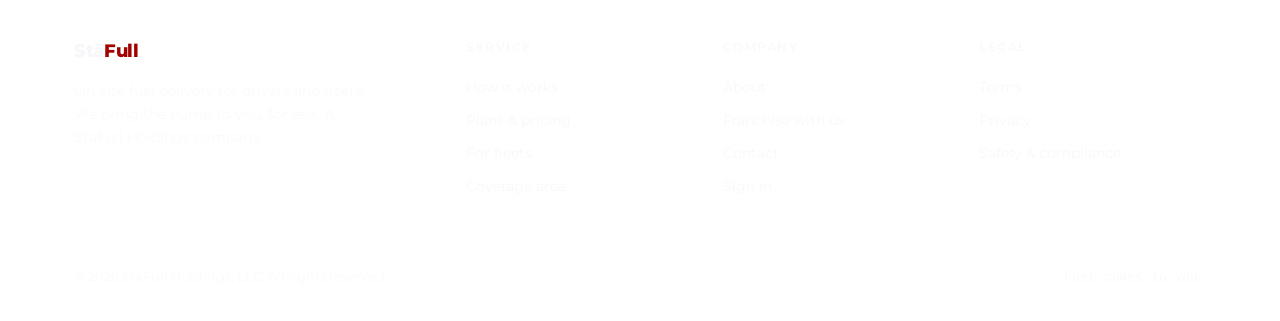
<file: contact.html>
<!DOCTYPE html>
<html lang="en">
<head>
<meta charset="UTF-8">
<meta name="viewport" content="width=device-width, initial-scale=1.0">
<title>Contact StaFull | let's get you fueled</title>
<meta name="description" content="Talk to StaFull about on-site fuel delivery for your car or your fleet: diesel, gas, premium, DEF, below the pump. Start a personal plan, get a fleet quote, or ask about franchising.">
<meta name="theme-color" content="#08080a">
<link rel="icon" type="image/svg+xml" href="logo.svg">
<link rel="canonical" href="https://stafull.com/contact.html">
<meta property="og:type" content="website">
<meta property="og:title" content="Contact StaFull | let's get you fueled.">
<meta property="og:description" content="Start a personal plan, get a fleet quote, or ask about franchising. On-site fuel delivery for less than the pump.">
<meta property="og:url" content="https://stafull.com/contact.html">
<meta property="og:image" content="https://stafull.com/og.png">
<meta name="twitter:card" content="summary_large_image">
<meta name="twitter:image" content="https://stafull.com/og.png">
<link rel="preconnect" href="https://fonts.googleapis.com">
<link rel="preconnect" href="https://fonts.gstatic.com" crossorigin>
<link href="https://fonts.googleapis.com/css2?family=Montserrat:wght@400;500;600;700;800&family=JetBrains+Mono:wght@400;500;600;700&display=swap" rel="stylesheet">
<link rel="stylesheet" href="styles.css">
<style>
  /* contact form, built on shared tokens only */
  .form{display:flex;flex-direction:column;gap:18px}
  .field{display:flex;flex-direction:column;gap:8px}
  .field label{font-size:.82rem;font-weight:600;color:var(--fg-2);letter-spacing:.01em}
  .field input,.field select,.field textarea{
    width:100%;font-family:inherit;font-size:.95rem;color:var(--fg);
    background:var(--ink-800);border:1px solid var(--line-2);border-radius:var(--r);
    padding:12px 14px;transition:border-color var(--t),box-shadow var(--t)}
  .field textarea{min-height:128px;resize:vertical;line-height:1.55}
  .field select{appearance:none;-webkit-appearance:none;cursor:pointer;
    background-image:url("data:image/svg+xml,%3Csvg xmlns='http://www.w3.org/2000/svg' width='14' height='14' viewBox='0 0 24 24' fill='none' stroke='%23999' stroke-width='2'%3E%3Cpath d='M6 9l6 6 6-6'/%3E%3C/svg%3E");
    background-repeat:no-repeat;background-position:right 14px center;padding-right:38px}
  .field input::placeholder,.field textarea::placeholder{color:var(--fg-4)}
  .field input:focus,.field select:focus,.field textarea:focus{
    outline:none;border-color:rgba(163,0,0,.55);box-shadow:0 0 0 3px rgba(163,0,0,.18)}
  .form-note{color:var(--fg-3);font-size:.82rem;margin-top:2px}
  .form-note a{color:var(--fg);text-decoration:underline;text-underline-offset:3px;text-decoration-color:rgba(255,255,255,.32)}
  /* right-hand paths card */
  .paths{display:flex;flex-direction:column;gap:0}
  .path{display:flex;gap:16px;align-items:flex-start;padding:20px 0;border-bottom:1px solid var(--line)}
  .path:first-child{padding-top:0}
  .path:last-child{border-bottom:0;padding-bottom:0}
  .path .ic{flex:none;width:40px;height:40px;border-radius:11px;display:grid;place-items:center;
    background:rgba(255,255,255,.04);border:1px solid var(--line-2);color:var(--fg)}
  .path .ic.red{background:rgba(163,0,0,.16);border-color:rgba(163,0,0,.4);color:var(--fg)}
  .path h3{font-size:1.02rem;font-weight:700;letter-spacing:-.01em;margin-bottom:4px}
  .path p{color:var(--fg-2);font-size:.9rem;margin-bottom:8px}
  .path a.path-link{color:var(--fg);font-family:var(--mono);font-size:.82rem;font-weight:600;text-decoration:underline;text-underline-offset:3px;text-decoration-color:rgba(255,255,255,.32)}
  .path a.path-link:hover{text-decoration:underline}
</style>
</head>
<body>
<a class="skip" href="#main">Skip to content</a>

<header class="site-head">
  <div class="wrap nav">
    <a class="brand" href="index.html" aria-label="StaFull home">
      
      <span>Stā<b>Full</b></span>
    </a>
    <nav class="nav-links" aria-label="Primary">
      <a href="index.html#how">How it works</a>
      <a href="fleets.html">For fleets</a>
      <a href="coverage.html">Coverage</a>
      <a href="pricing.html">Pricing</a>
    </nav>
    <div class="nav-actions">
      <a href="signin.html" class="signin-link desktop">Sign in</a>
      <a href="signin.html" class="btn btn-red btn-sm">Get fuel &rarr;</a>
      <button class="burger" id="burger" aria-label="Menu" aria-expanded="false"><span></span><span></span><span></span></button>
    </div>
  </div>
  <div class="mobile-menu" id="mobile-menu">
    <a href="index.html#how">How it works</a>
    <a href="fleets.html">For fleets</a>
    <a href="coverage.html">Coverage</a>
    <a href="pricing.html">Pricing</a>
    <a href="signin.html">Sign in</a>
  </div>
</header>

<main id="main">

<!-- HEADER -->
<section class="section"><div class="wrap">
  <div class="section-head" data-rise>
    <span class="kicker">Contact</span>
    <h1 class="h2">Let's get you fueled.</h1>
    <p class="lede">Tell us about your vehicle or your fleet and we'll come to you. On-site delivery across Dallas-Fort Worth (diesel, gas, premium, DEF) for less than the pump. We reply within one business day.</p>
  </div>

  <div class="grid g-2">

    <!-- LEFT: form -->
    <div class="card" data-rise>
      <form class="form" id="contactForm" novalidate aria-label="Contact StaFull">
        <div class="field">
          <label for="name">Name</label>
          <input type="text" id="name" name="name" autocomplete="name" required placeholder="Your name">
        </div>
        <div class="field">
          <label for="email">Email</label>
          <input type="email" id="email" name="email" autocomplete="email" required placeholder="you@email.com">
        </div>
        <div class="field">
          <label for="role">I'm a&hellip;</label>
          <select id="role" name="role" required>
            <option value="" disabled selected>Select one</option>
            <option value="Driver">Driver</option>
            <option value="Fleet operator">Fleet operator</option>
            <option value="Prospective franchisee">Prospective franchisee</option>
          </select>
        </div>
        <div class="field">
          <label for="message">Message</label>
          <textarea id="message" name="message" placeholder="Where do your vehicles park, what grades do you run, and what are you trying to solve?"></textarea>
        </div>
        <button type="submit" class="btn btn-red btn-lg">Send message &rarr;</button>
        <p class="form-note">Opens your email app to send to <a href="mailto:hello@stafull.com">hello@stafull.com</a>. No account required.</p>
      </form>
    </div>

    <!-- RIGHT: three paths -->
    <div class="card" data-rise>
      <span class="kicker">Pick a lane</span>
      <h2 class="h3" style="margin:10px 0 6px">Three ways to start</h2>
      <p style="color:var(--fg-2);font-size:.93rem;margin-bottom:8px">Not sure where to begin? Here's the fastest path for each kind of customer.</p>
      <div class="paths">
        <div class="path">
          <div class="ic"><svg viewBox="0 0 24 24" width="20" height="20" fill="none" stroke="currentColor" stroke-width="1.7"><path d="M3 11l9-7 9 7"/><path d="M5 10v9h14v-9"/><path d="M10 19v-5h4v5"/></svg></div>
          <div>
            <h3>Start a personal plan</h3>
            <p>Set up your own vehicles and never visit a station again. Pick a weekly, monthly, or on-demand rhythm.</p>
            <a class="path-link" href="signin.html">Create your plan &rarr;</a>
          </div>
        </div>
        <div class="path">
          <div class="ic red"><svg viewBox="0 0 24 24" width="20" height="20" fill="none" stroke="currentColor" stroke-width="1.7"><path d="M2 6h11v9H2z"/><path d="M13 9h4l3 3v3h-7z"/><circle cx="6" cy="18" r="2"/><circle cx="17" cy="18" r="2"/></svg></div>
          <div>
            <h3>Get a fleet quote</h3>
            <p>Refuel the whole yard on a set schedule on one verified invoice. Use the form on the left and choose "Fleet operator."</p>
            <a class="path-link" href="#contactForm">Use the form &rarr;</a>
          </div>
        </div>
        <div class="path">
          <div class="ic"><svg viewBox="0 0 24 24" width="20" height="20" fill="none" stroke="currentColor" stroke-width="1.7"><circle cx="12" cy="12" r="9"/><path d="M12 7v10"/><path d="M9 9.5c0-1.4 1.3-2.5 3-2.5s3 1.1 3 2.5-1.3 2.5-3 2.5-3 1.1-3 2.5 1.3 2.5 3 2.5 3-1.1 3-2.5"/></svg></div>
          <div>
            <h3>Franchise with us</h3>
            <p>Run a StaFull territory of your own. See how the franchise model and electric-tanker playbook work.</p>
            <a class="path-link" href="contact.html">Explore franchising &rarr;</a>
          </div>
        </div>
      </div>
      <p class="form-note" style="margin-top:18px">Prefer email? Reach us directly at <a href="mailto:hello@stafull.com">hello@stafull.com</a>.</p>
    </div>

  </div>
</div></section>

<!-- CTA -->
<section class="cta-band"><div class="wrap" data-rise>
  <span class="kicker" style="justify-content:center">Stop going to the gas station</span>
  <h2 class="h2" style="margin-top:14px">Your next tank should come to you.</h2>
  <p class="lede" style="text-align:center">Set up your vehicles in minutes. The first fill is on your schedule, not the station's.</p>
  <a href="signin.html" class="btn btn-red btn-lg">Get fuel delivered</a>
</div></section>

</main>

<footer class="footer"><div class="wrap">
  <div class="footer-grid">
    <div>
      <a class="brand" href="index.html" aria-label="StaFull home"><span>Stā<b>Full</b></span></a>
      <p class="footer-blurb">On-site fuel delivery for drivers and fleets. We bring the pump to you, for less. A StaFull Holdings company.</p>
    </div>
    <nav class="footer-col" aria-label="Service"><h4>Service</h4><a href="index.html#how">How it works</a><a href="pricing.html">Plans &amp; pricing</a><a href="fleets.html">For fleets</a><a href="coverage.html">Coverage area</a></nav>
    <nav class="footer-col" aria-label="Company"><h4>Company</h4><a href="about.html">About</a><a href="contact.html">Franchise with us</a><a href="contact.html">Contact</a><a href="signin.html">Sign in</a></nav>
    <nav class="footer-col" aria-label="Legal"><h4>Legal</h4><a href="legal.html#terms">Terms</a><a href="legal.html#privacy">Privacy</a><a href="legal.html#safety">Safety &amp; compliance</a></nav>
  </div>
  <div class="footer-base">
    <span>&copy; 2026 StaFull Holdings, LLC. All rights reserved.</span>
    <span class="mono">Fuel comes to you.</span>
  </div>
</div></footer>

<script src="script.js"></script>
<script>
/* contact form: compose a mailto from the fields (progressive enhancement, no backend) */
(function () {
  "use strict";
  var form = document.getElementById("contactForm");
  if (!form) return;
  form.addEventListener("submit", function (e) {
    e.preventDefault();
    if (!form.checkValidity()) { form.reportValidity(); return; }
    var get = function (id) { var el = document.getElementById(id); return el ? el.value.trim() : ""; };
    var role = get("role");
    var subject = "StaFull inquiry" + (role ? ": " + role : "");
    var body =
      "Name: " + get("name") + "\n" +
      "Email: " + get("email") + "\n" +
      "I'm a: " + role + "\n\n" +
      "Message:\n" + (get("message") || "(none)") + "\n";
    window.location.href = "mailto:hello@stafull.com?subject=" +
      encodeURIComponent(subject) + "&body=" + encodeURIComponent(body);
  });
})();
</script>
</body>
</html>
</file>
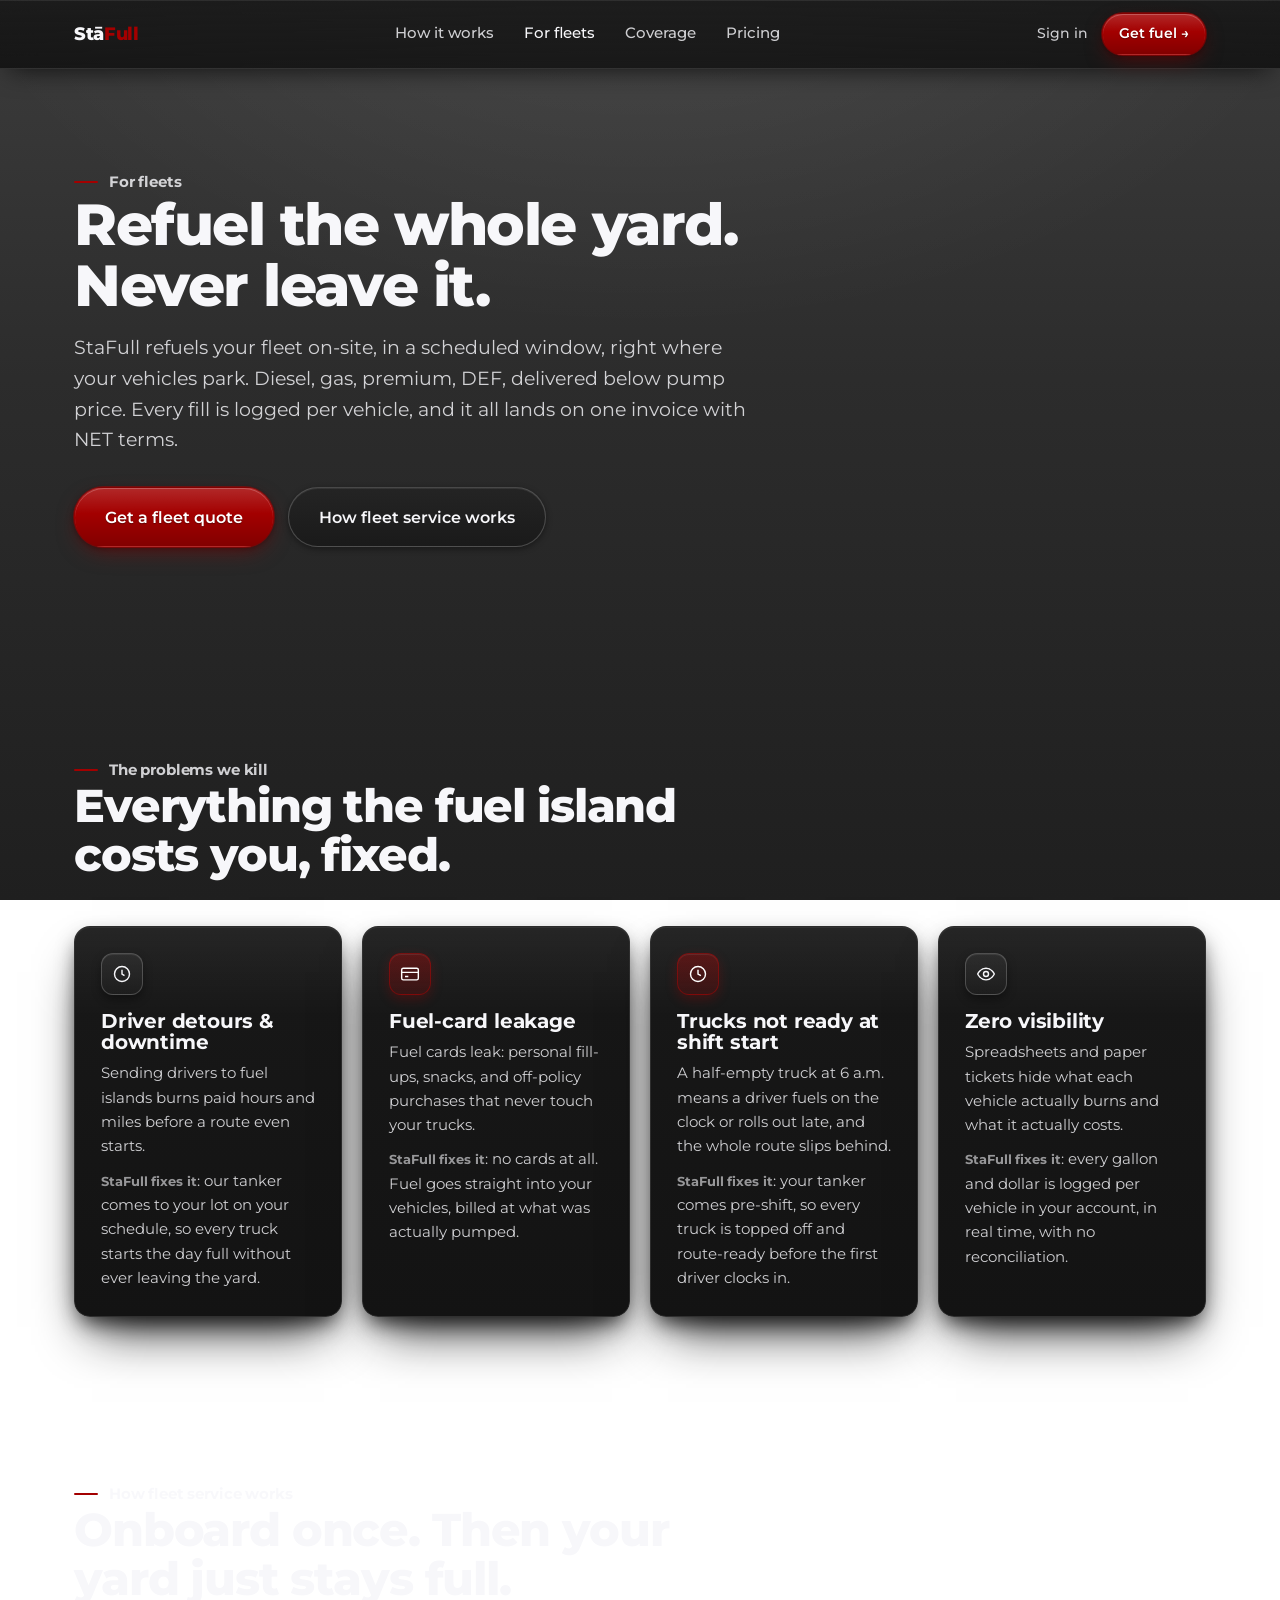
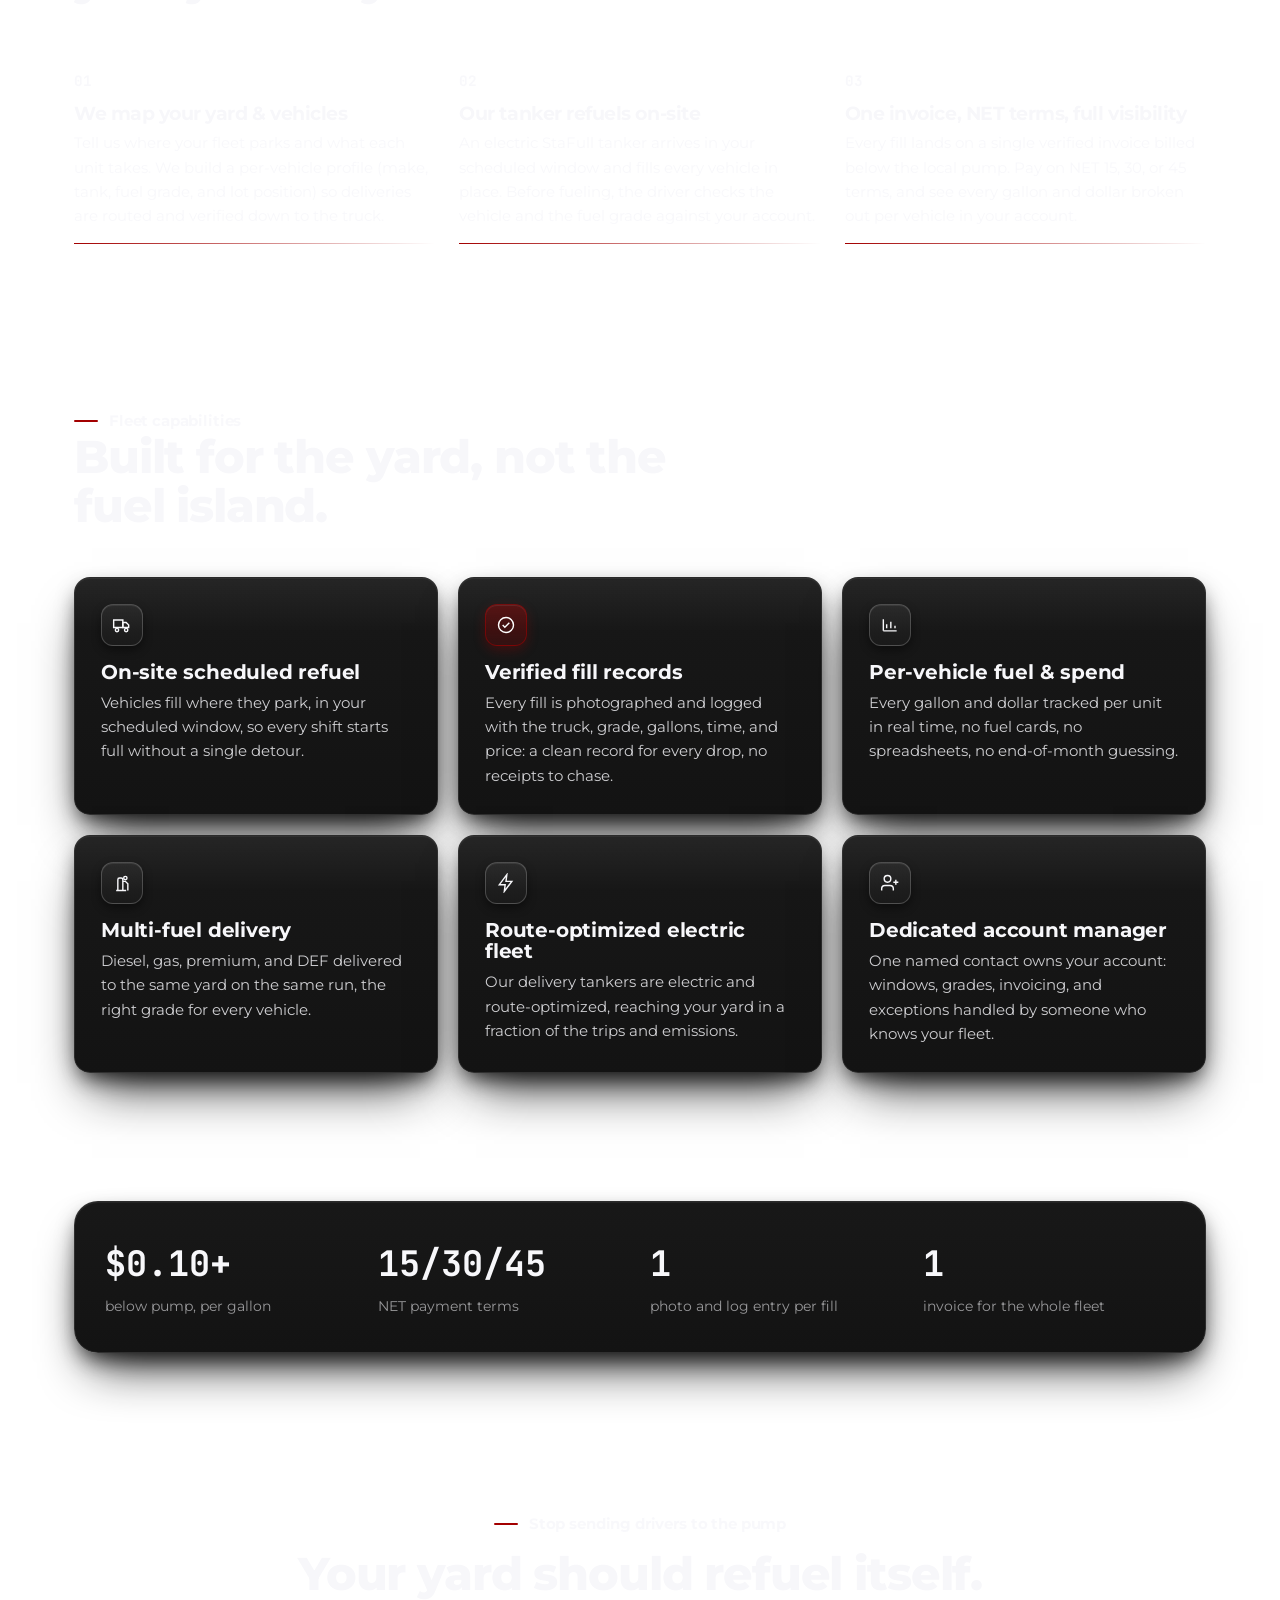
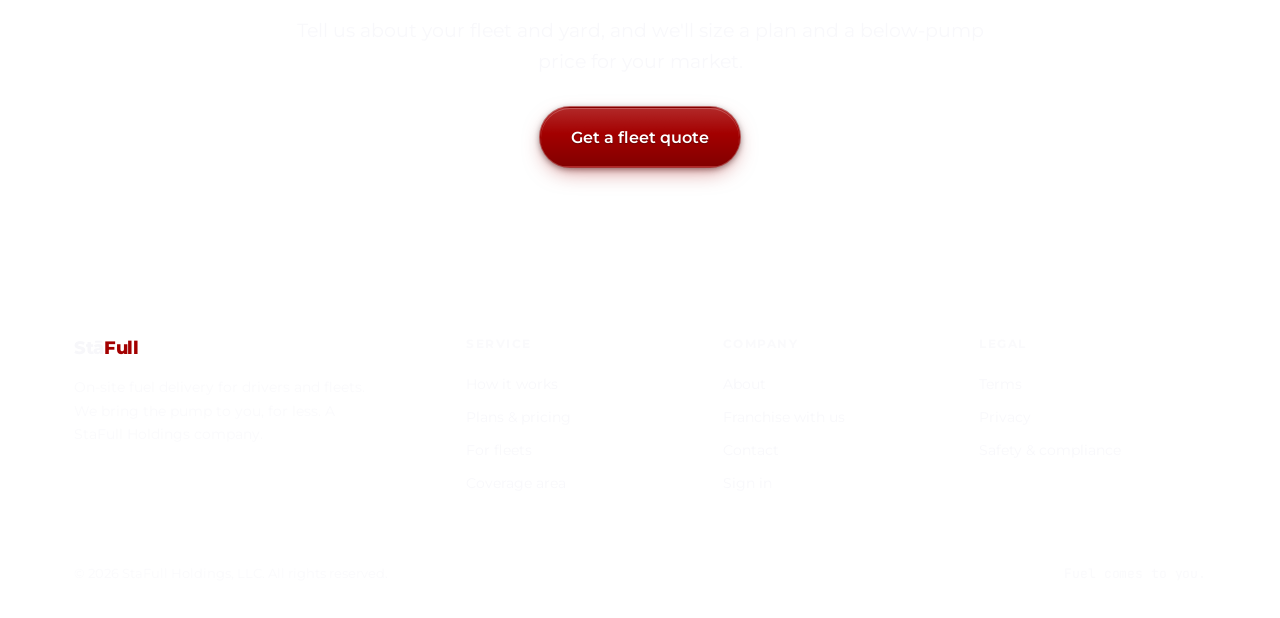
<file: fleets.html>
<!DOCTYPE html>
<html lang="en">
<head>
<meta charset="UTF-8">
<meta name="viewport" content="width=device-width, initial-scale=1.0">
<title>StaFull for fleets | refuel the whole yard, never leave it</title>
<meta name="description" content="StaFull refuels your fleet on-site on a set schedule (diesel, gas, premium, DEF) below pump price. No fuel cards, one NET-terms invoice and per-vehicle visibility. Dallas-Fort Worth, TX.">
<meta name="theme-color" content="#08080a">
<link rel="icon" type="image/svg+xml" href="logo.svg">
<link rel="canonical" href="https://stafull.com/fleets.html">
<meta property="og:type" content="website">
<meta property="og:title" content="StaFull for fleets | refuel the whole yard.">
<meta property="og:description" content="On-site scheduled fleet refueling, below pump price. Every fill logged per vehicle, one NET-terms invoice, per-vehicle visibility.">
<meta property="og:url" content="https://stafull.com/fleets.html">
<meta property="og:image" content="https://stafull.com/og.png">
<meta name="twitter:card" content="summary_large_image">
<meta name="twitter:image" content="https://stafull.com/og.png">
<link rel="preconnect" href="https://fonts.googleapis.com">
<link rel="preconnect" href="https://fonts.gstatic.com" crossorigin>
<link href="https://fonts.googleapis.com/css2?family=Montserrat:wght@400;500;600;700;800&family=JetBrains+Mono:wght@400;500;600;700&display=swap" rel="stylesheet">
<link rel="stylesheet" href="styles.css">
</head>
<body>
<a class="skip" href="#main">Skip to content</a>

<header class="site-head">
  <div class="wrap nav">
    <a class="brand" href="index.html" aria-label="StaFull home">
      
      <span>Stā<b>Full</b></span>
    </a>
    <nav class="nav-links" aria-label="Primary">
      <a href="index.html#how">How it works</a>
      <a href="fleets.html" aria-current="page">For fleets</a>
      <a href="coverage.html">Coverage</a>
      <a href="pricing.html">Pricing</a>
    </nav>
    <div class="nav-actions">
      <a href="signin.html" class="signin-link desktop">Sign in</a>
      <a href="signin.html" class="btn btn-red btn-sm">Get fuel &rarr;</a>
      <button class="burger" id="burger" aria-label="Menu" aria-expanded="false"><span></span><span></span><span></span></button>
    </div>
  </div>
  <div class="mobile-menu" id="mobile-menu">
    <a href="index.html#how">How it works</a>
    <a href="fleets.html" aria-current="page">For fleets</a>
    <a href="coverage.html">Coverage</a>
    <a href="pricing.html">Pricing</a>
    <a href="signin.html">Sign in</a>
  </div>
</header>

<main id="main">

<!-- HERO -->
<section class="section"><div class="wrap">
  <div class="section-head" data-rise>
    <span class="kicker">For fleets</span>
    <h1 class="h2" style="font-size:clamp(2.3rem,5vw,3.6rem)">Refuel the whole yard. <span class="accent">Never leave it.</span></h1>
    <p class="lede">StaFull refuels your fleet on-site, in a scheduled window, right where your vehicles park. Diesel, gas, premium, DEF, delivered below pump price. Every fill is logged per vehicle, and it all lands on one invoice with NET terms.</p>
    <div class="hero-cta">
      <a href="contact.html" class="btn btn-red btn-lg">Get a fleet quote</a>
      <a href="#how" class="btn btn-ghost btn-lg">How fleet service works</a>
    </div>
  </div>
</div></section>

<!-- PROBLEMS WE KILL -->
<section class="section section-sm"><div class="wrap">
  <div class="section-head" data-rise>
    <span class="kicker">The problems we kill</span>
    <h2 class="h2">Everything the fuel island costs you, fixed.</h2>
  </div>
  <div class="grid g-4">
    <div class="card" data-rise>
      <div class="ic"><svg viewBox="0 0 24 24" width="20" height="20" fill="none" stroke="currentColor" stroke-width="1.7"><circle cx="12" cy="12" r="9"/><path d="M12 7v5l3 2"/></svg></div>
      <h3 class="h3">Driver detours &amp; downtime</h3>
      <p>Sending drivers to fuel islands burns paid hours and miles before a route even starts.</p>
      <p style="margin-top:10px"><span class="num-tag">StaFull fixes it</span>: our tanker comes to your lot on your schedule, so every truck starts the day full without ever leaving the yard.</p>
    </div>
    <div class="card" data-rise>
      <div class="ic red"><svg viewBox="0 0 24 24" width="20" height="20" fill="none" stroke="currentColor" stroke-width="1.7"><rect x="2" y="5" width="20" height="14" rx="2"/><path d="M2 10h20"/><path d="M6 15h4"/></svg></div>
      <h3 class="h3">Fuel-card leakage</h3>
      <p>Fuel cards leak: personal fill-ups, snacks, and off-policy purchases that never touch your trucks.</p>
      <p style="margin-top:10px"><span class="num-tag">StaFull fixes it</span>: no cards at all. Fuel goes straight into your vehicles, billed at what was actually pumped.</p>
    </div>
    <div class="card" data-rise>
      <div class="ic red"><svg viewBox="0 0 24 24" width="20" height="20" fill="none" stroke="currentColor" stroke-width="1.7"><circle cx="12" cy="12" r="9"/><path d="M12 7v5l3.5 2"/></svg></div>
      <h3 class="h3">Trucks not ready at shift start</h3>
      <p>A half-empty truck at 6 a.m. means a driver fuels on the clock or rolls out late, and the whole route slips behind.</p>
      <p style="margin-top:10px"><span class="num-tag">StaFull fixes it</span>: your tanker comes pre-shift, so every truck is topped off and route-ready before the first driver clocks in.</p>
    </div>
    <div class="card" data-rise>
      <div class="ic"><svg viewBox="0 0 24 24" width="20" height="20" fill="none" stroke="currentColor" stroke-width="1.7"><path d="M2 12s3.5-7 10-7 10 7 10 7-3.5 7-10 7-10-7-10-7z"/><circle cx="12" cy="12" r="3"/></svg></div>
      <h3 class="h3">Zero visibility</h3>
      <p>Spreadsheets and paper tickets hide what each vehicle actually burns and what it actually costs.</p>
      <p style="margin-top:10px"><span class="num-tag">StaFull fixes it</span>: every gallon and dollar is logged per vehicle in your account, in real time, with no reconciliation.</p>
    </div>
  </div>
</div></section>

<!-- HOW FLEET SERVICE WORKS -->
<section class="section" id="how"><div class="wrap">
  <div class="section-head" data-rise>
    <span class="kicker">How fleet service works</span>
    <h2 class="h2">Onboard once. Then your yard just stays full.</h2>
  </div>
  <div class="steps">
    <div class="step" data-rise><h3>We map your yard &amp; vehicles</h3><p>Tell us where your fleet parks and what each unit takes. We build a per-vehicle profile (make, tank, fuel grade, and lot position) so deliveries are routed and verified down to the truck.</p><div class="step-line"></div></div>
    <div class="step" data-rise><h3>Our tanker refuels on-site</h3><p>An electric StaFull tanker arrives in your scheduled window and fills every vehicle in place. Before fueling, the driver checks the vehicle and the fuel grade against your account.</p><div class="step-line"></div></div>
    <div class="step" data-rise><h3>One invoice, NET terms, full visibility</h3><p>Every fill lands on a single verified invoice billed below the local pump. Pay on NET 15, 30, or 45 terms, and see every gallon and dollar broken out per vehicle in your account.</p><div class="step-line"></div></div>
  </div>
</div></section>

<!-- FLEET CAPABILITIES -->
<section class="section section-sm"><div class="wrap">
  <div class="section-head" data-rise>
    <span class="kicker">Fleet capabilities</span>
    <h2 class="h2">Built for the yard, not the fuel island.</h2>
  </div>
  <div class="grid g-3">
    <div class="card" data-rise>
      <div class="ic"><svg viewBox="0 0 24 24" width="20" height="20" fill="none" stroke="currentColor" stroke-width="1.7"><path d="M2 6h11v9H2z"/><path d="M13 9h4l3 3v3h-7z"/><circle cx="6" cy="18" r="2"/><circle cx="17" cy="18" r="2"/></svg></div>
      <h3 class="h3">On-site scheduled refuel</h3>
      <p>Vehicles fill where they park, in your scheduled window, so every shift starts full without a single detour.</p>
    </div>
    <div class="card" data-rise>
      <div class="ic red"><svg viewBox="0 0 24 24" width="20" height="20" fill="none" stroke="currentColor" stroke-width="1.7"><circle cx="12" cy="12" r="9"/><path d="M8 12l2.6 2.6L16 9.4"/></svg></div>
      <h3 class="h3">Verified fill records</h3>
      <p>Every fill is photographed and logged with the truck, grade, gallons, time, and price: a clean record for every drop, no receipts to chase.</p>
    </div>
    <div class="card" data-rise>
      <div class="ic"><svg viewBox="0 0 24 24" width="20" height="20" fill="none" stroke="currentColor" stroke-width="1.7"><path d="M4 19V5"/><path d="M4 19h16"/><path d="M8 16v-5"/><path d="M13 16V8"/><path d="M18 16v-3"/></svg></div>
      <h3 class="h3">Per-vehicle fuel &amp; spend</h3>
      <p>Every gallon and dollar tracked per unit in real time, no fuel cards, no spreadsheets, no end-of-month guessing.</p>
    </div>
    <div class="card" data-rise>
      <div class="ic"><svg viewBox="0 0 24 24" width="20" height="20" fill="none" stroke="currentColor" stroke-width="1.7"><path d="M7 21V8a2 2 0 0 1 2-2h2a2 2 0 0 1 2 2v13"/><path d="M5 21h12"/><path d="M13 10h3l3 3v8"/><circle cx="16" cy="6" r="2"/></svg></div>
      <h3 class="h3">Multi-fuel delivery</h3>
      <p>Diesel, gas, premium, and DEF delivered to the same yard on the same run, the right grade for every vehicle.</p>
    </div>
    <div class="card" data-rise>
      <div class="ic"><svg viewBox="0 0 24 24" width="20" height="20" fill="none" stroke="currentColor" stroke-width="1.7"><path d="M13 2L4 14h7l-1 8 9-12h-7z"/></svg></div>
      <h3 class="h3">Route-optimized electric fleet</h3>
      <p>Our delivery tankers are electric and route-optimized, reaching your yard in a fraction of the trips and emissions.</p>
    </div>
    <div class="card" data-rise>
      <div class="ic"><svg viewBox="0 0 24 24" width="20" height="20" fill="none" stroke="currentColor" stroke-width="1.7"><path d="M16 21v-2a4 4 0 0 0-4-4H6a4 4 0 0 0-4 4v2"/><circle cx="9" cy="7" r="4"/><path d="M19 8v6M22 11h-6"/></svg></div>
      <h3 class="h3">Dedicated account manager</h3>
      <p>One named contact owns your account: windows, grades, invoicing, and exceptions handled by someone who knows your fleet.</p>
    </div>
  </div>
</div></section>

<!-- STAT BAND -->
<section class="section-sm"><div class="wrap">
  <div class="statband">
    <div class="s" data-rise><b>$0.10+</b><span>below pump, per gallon</span></div>
    <div class="s" data-rise><b>15/30/45</b><span>NET payment terms</span></div>
    <div class="s" data-rise><b>1</b><span>photo and log entry per fill</span></div>
    <div class="s" data-rise><b>1</b><span>invoice for the whole fleet</span></div>
  </div>
</div></section>

<!-- CTA -->
<section class="cta-band"><div class="wrap" data-rise>
  <span class="kicker" style="justify-content:center">Stop sending drivers to the pump</span>
  <h2 class="h2" style="margin-top:14px">Your yard should refuel itself.</h2>
  <p class="lede" style="text-align:center">Tell us about your fleet and yard, and we'll size a plan and a below-pump price for your market.</p>
  <a href="contact.html" class="btn btn-red btn-lg">Get a fleet quote</a>
</div></section>

</main>

<footer class="footer"><div class="wrap">
  <div class="footer-grid">
    <div>
      <a class="brand" href="index.html" aria-label="StaFull home"><span>Stā<b>Full</b></span></a>
      <p class="footer-blurb">On-site fuel delivery for drivers and fleets. We bring the pump to you, for less. A StaFull Holdings company.</p>
    </div>
    <nav class="footer-col" aria-label="Service"><h4>Service</h4><a href="index.html#how">How it works</a><a href="pricing.html">Plans &amp; pricing</a><a href="fleets.html">For fleets</a><a href="coverage.html">Coverage area</a></nav>
    <nav class="footer-col" aria-label="Company"><h4>Company</h4><a href="about.html">About</a><a href="contact.html">Franchise with us</a><a href="contact.html">Contact</a><a href="signin.html">Sign in</a></nav>
    <nav class="footer-col" aria-label="Legal"><h4>Legal</h4><a href="legal.html#terms">Terms</a><a href="legal.html#privacy">Privacy</a><a href="legal.html#safety">Safety &amp; compliance</a></nav>
  </div>
  <div class="footer-base">
    <span>&copy; 2026 StaFull Holdings, LLC. All rights reserved.</span>
    <span class="mono">Fuel comes to you.</span>
  </div>
</div></footer>

<script src="script.js"></script>
</body>
</html>
</file>
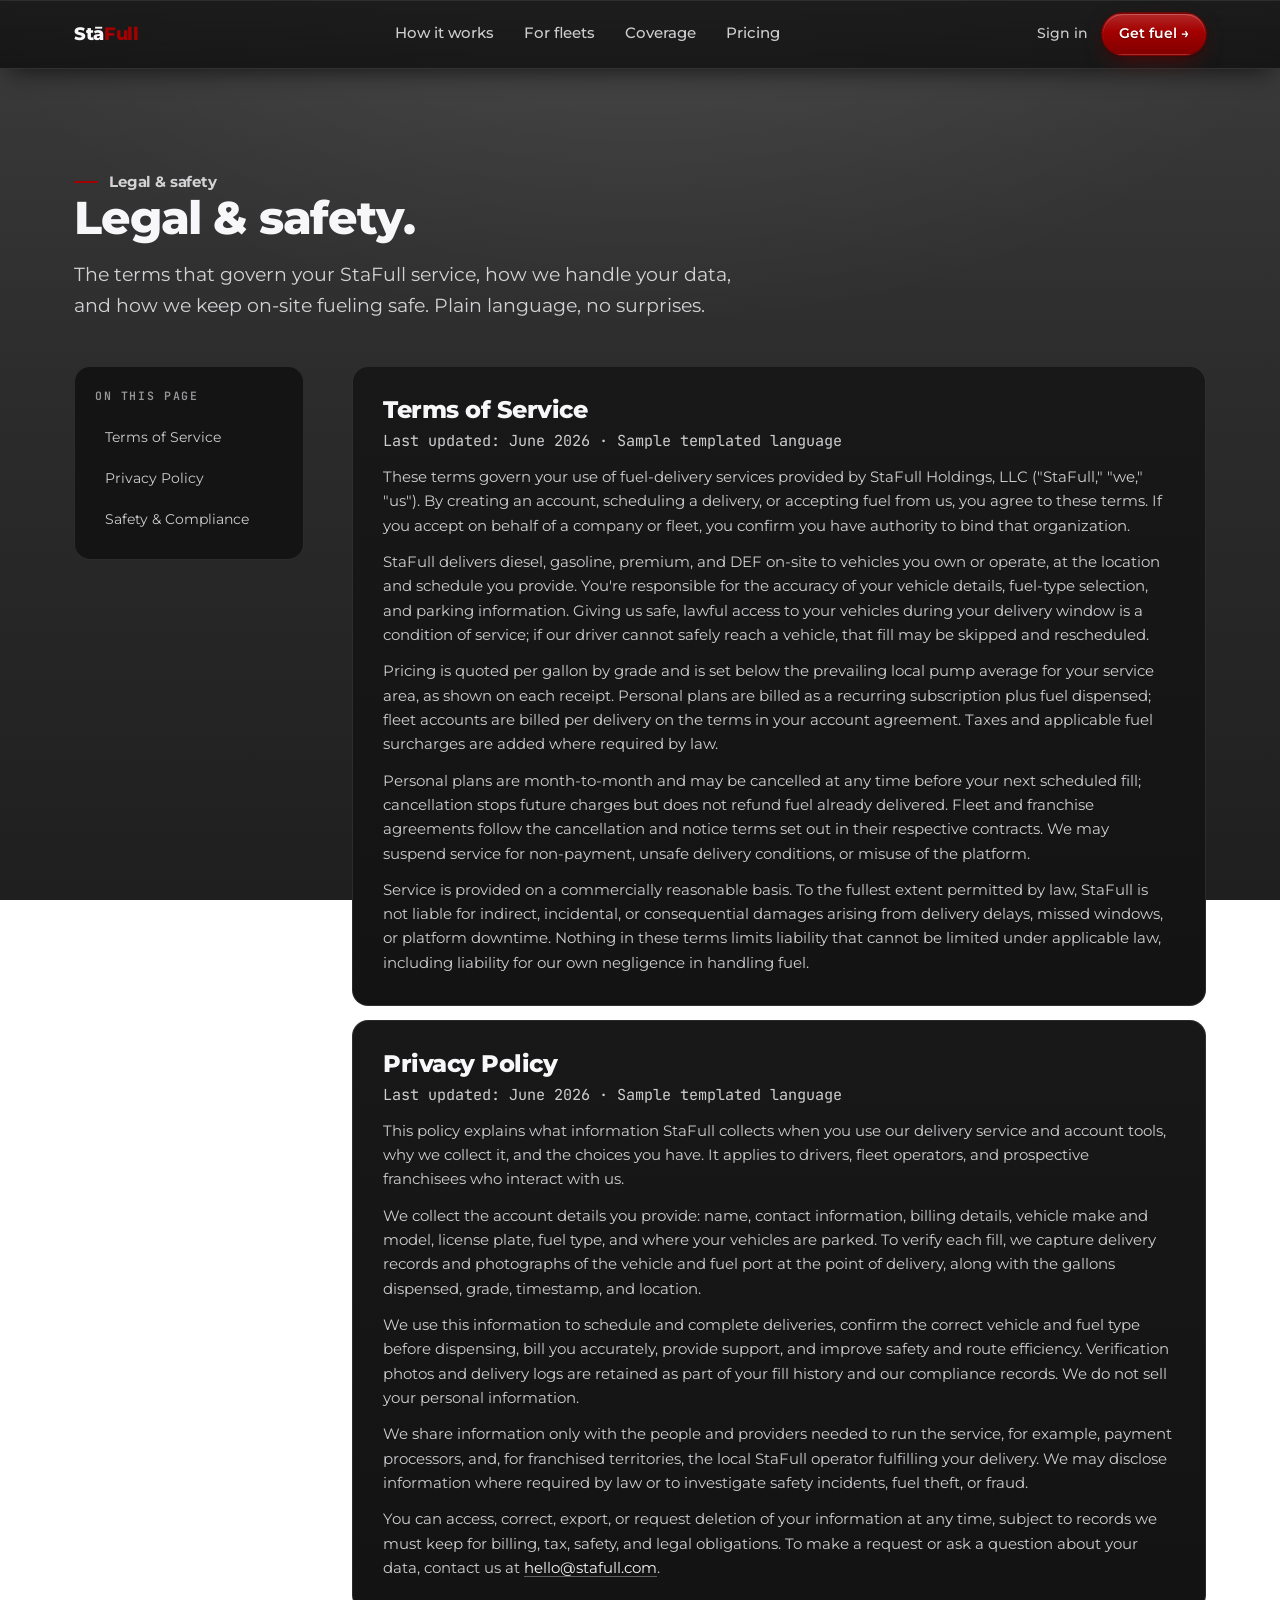
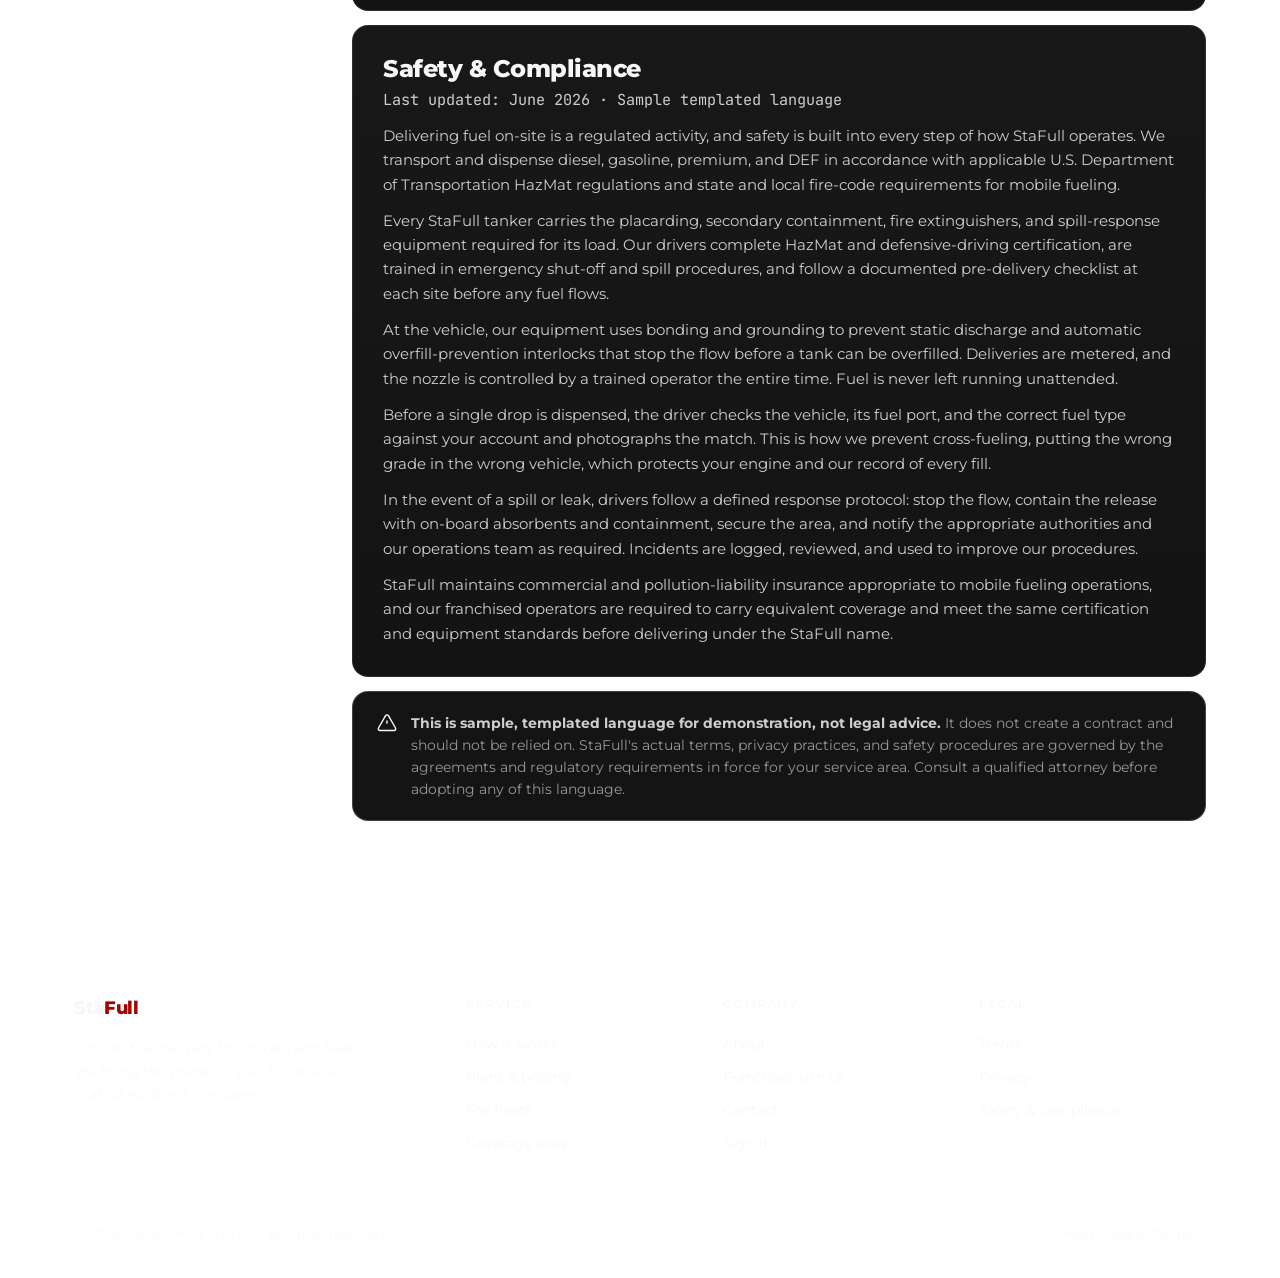
<file: legal.html>
<!DOCTYPE html>
<html lang="en">
<head>
<meta charset="UTF-8">
<meta name="viewport" content="width=device-width, initial-scale=1.0">
<title>Legal &amp; safety | StaFull</title>
<meta name="description" content="StaFull's terms of service, privacy policy, and safety & compliance practices for on-site fuel delivery: HazMat handling, spill response, overfill interlocks, fuel-type checks, and driver certification. Sample templated language, not legal advice.">
<meta name="theme-color" content="#08080a">
<link rel="icon" type="image/svg+xml" href="logo.svg">
<link rel="canonical" href="https://stafull.com/legal.html">
<meta property="og:type" content="website">
<meta property="og:title" content="StaFull | legal & safety.">
<meta property="og:description" content="Terms of service, privacy policy, and safety & compliance for on-site fuel delivery. Sample templated language, not legal advice.">
<meta property="og:url" content="https://stafull.com/legal.html">
<meta property="og:image" content="https://stafull.com/og.png">
<meta name="twitter:card" content="summary_large_image">
<meta name="twitter:image" content="https://stafull.com/og.png">
<link rel="preconnect" href="https://fonts.googleapis.com">
<link rel="preconnect" href="https://fonts.gstatic.com" crossorigin>
<link href="https://fonts.googleapis.com/css2?family=Montserrat:wght@400;500;600;700;800&family=JetBrains+Mono:wght@400;500;600;700&display=swap" rel="stylesheet">
<link rel="stylesheet" href="styles.css">
<style>
  /* legal layout, built on shared tokens only */
  .legal-grid{display:grid;grid-template-columns:230px 1fr;gap:48px;align-items:start}
  .legal-toc{position:sticky;top:92px;border:1px solid var(--line);border-radius:var(--r-lg);
    background:var(--ink-800);padding:20px;display:flex;flex-direction:column;gap:2px}
  .legal-toc h4{font-family:var(--mono);font-size:.72rem;font-weight:600;letter-spacing:.14em;
    text-transform:uppercase;color:var(--fg-3);margin-bottom:10px}
  .legal-toc a{color:var(--fg-2);font-size:.9rem;padding:8px 10px;border-radius:var(--r);transition:background var(--t),color var(--t)}
  .legal-toc a:hover{background:rgba(255,255,255,.04);color:var(--fg)}
  .legal-doc{display:flex;flex-direction:column;gap:14px}
  .legal-block{border:1px solid var(--line);border-radius:var(--r-lg);background:var(--card-grad);
    padding:30px;scroll-margin-top:92px}
  .legal-block h2{font-size:1.5rem;font-weight:800;letter-spacing:-.02em;margin-bottom:6px}
  .legal-block h3{font-size:1.02rem;font-weight:700;letter-spacing:-.01em;margin:20px 0 8px}
  .legal-block p{color:var(--fg-2);font-size:.95rem;margin-bottom:12px}
  .legal-block p:last-child{margin-bottom:0}
  .legal-block a{color:var(--fg);text-decoration:underline;text-underline-offset:3px;text-decoration-color:rgba(255,255,255,.32)}
  .legal-upd{font-family:var(--mono);font-size:.78rem;color:var(--fg-3);margin-bottom:18px}
  .legal-disclaimer{border:1px solid var(--line-2);border-radius:var(--r-lg);background:var(--ink-800);
    padding:20px 24px;color:var(--fg-3);font-size:.86rem;display:flex;gap:14px;align-items:flex-start}
  .legal-disclaimer svg{flex:none;color:var(--fg);margin-top:1px}
  .legal-disclaimer b{color:var(--fg-2)}
  @media (max-width:880px){
    .legal-grid{grid-template-columns:1fr;gap:24px}
    .legal-toc{position:static;flex-direction:row;flex-wrap:wrap}
    .legal-toc h4{width:100%}
  }
</style>
</head>
<body>
<a class="skip" href="#main">Skip to content</a>

<header class="site-head">
  <div class="wrap nav">
    <a class="brand" href="index.html" aria-label="StaFull home">
      
      <span>Stā<b>Full</b></span>
    </a>
    <nav class="nav-links" aria-label="Primary">
      <a href="index.html#how">How it works</a>
      <a href="fleets.html">For fleets</a>
      <a href="coverage.html">Coverage</a>
      <a href="pricing.html">Pricing</a>
    </nav>
    <div class="nav-actions">
      <a href="signin.html" class="signin-link desktop">Sign in</a>
      <a href="signin.html" class="btn btn-red btn-sm">Get fuel &rarr;</a>
      <button class="burger" id="burger" aria-label="Menu" aria-expanded="false"><span></span><span></span><span></span></button>
    </div>
  </div>
  <div class="mobile-menu" id="mobile-menu">
    <a href="index.html#how">How it works</a>
    <a href="fleets.html">For fleets</a>
    <a href="coverage.html">Coverage</a>
    <a href="pricing.html">Pricing</a>
    <a href="signin.html">Sign in</a>
  </div>
</header>

<main id="main">

<!-- HEADER -->
<section class="section"><div class="wrap">
  <div class="section-head" data-rise>
    <span class="kicker">Legal &amp; safety</span>
    <h1 class="h2">Legal &amp; safety.</h1>
    <p class="lede">The terms that govern your StaFull service, how we handle your data, and how we keep on-site fueling safe. Plain language, no surprises.</p>
  </div>

  <div class="legal-grid">

    <!-- in-page nav -->
    <nav class="legal-toc" aria-label="On this page" data-rise>
      <h4>On this page</h4>
      <a href="#terms">Terms of Service</a>
      <a href="#privacy">Privacy Policy</a>
      <a href="#safety">Safety &amp; Compliance</a>
    </nav>

    <div class="legal-doc">

      <!-- TERMS -->
      <article class="legal-block" id="terms" data-rise>
        <h2>Terms of Service</h2>
        <p class="legal-upd">Last updated: June 2026 &middot; Sample templated language</p>
        <p>These terms govern your use of fuel-delivery services provided by StaFull Holdings, LLC ("StaFull," "we," "us"). By creating an account, scheduling a delivery, or accepting fuel from us, you agree to these terms. If you accept on behalf of a company or fleet, you confirm you have authority to bind that organization.</p>
        <p>StaFull delivers diesel, gasoline, premium, and DEF on-site to vehicles you own or operate, at the location and schedule you provide. You're responsible for the accuracy of your vehicle details, fuel-type selection, and parking information. Giving us safe, lawful access to your vehicles during your delivery window is a condition of service; if our driver cannot safely reach a vehicle, that fill may be skipped and rescheduled.</p>
        <p>Pricing is quoted per gallon by grade and is set below the prevailing local pump average for your service area, as shown on each receipt. Personal plans are billed as a recurring subscription plus fuel dispensed; fleet accounts are billed per delivery on the terms in your account agreement. Taxes and applicable fuel surcharges are added where required by law.</p>
        <p>Personal plans are month-to-month and may be cancelled at any time before your next scheduled fill; cancellation stops future charges but does not refund fuel already delivered. Fleet and franchise agreements follow the cancellation and notice terms set out in their respective contracts. We may suspend service for non-payment, unsafe delivery conditions, or misuse of the platform.</p>
        <p>Service is provided on a commercially reasonable basis. To the fullest extent permitted by law, StaFull is not liable for indirect, incidental, or consequential damages arising from delivery delays, missed windows, or platform downtime. Nothing in these terms limits liability that cannot be limited under applicable law, including liability for our own negligence in handling fuel.</p>
      </article>

      <!-- PRIVACY -->
      <article class="legal-block" id="privacy" data-rise>
        <h2>Privacy Policy</h2>
        <p class="legal-upd">Last updated: June 2026 &middot; Sample templated language</p>
        <p>This policy explains what information StaFull collects when you use our delivery service and account tools, why we collect it, and the choices you have. It applies to drivers, fleet operators, and prospective franchisees who interact with us.</p>
        <p>We collect the account details you provide: name, contact information, billing details, vehicle make and model, license plate, fuel type, and where your vehicles are parked. To verify each fill, we capture delivery records and photographs of the vehicle and fuel port at the point of delivery, along with the gallons dispensed, grade, timestamp, and location.</p>
        <p>We use this information to schedule and complete deliveries, confirm the correct vehicle and fuel type before dispensing, bill you accurately, provide support, and improve safety and route efficiency. Verification photos and delivery logs are retained as part of your fill history and our compliance records. We do not sell your personal information.</p>
        <p>We share information only with the people and providers needed to run the service, for example, payment processors, and, for franchised territories, the local StaFull operator fulfilling your delivery. We may disclose information where required by law or to investigate safety incidents, fuel theft, or fraud.</p>
        <p>You can access, correct, export, or request deletion of your information at any time, subject to records we must keep for billing, tax, safety, and legal obligations. To make a request or ask a question about your data, contact us at <a href="mailto:hello@stafull.com">hello@stafull.com</a>.</p>
      </article>

      <!-- SAFETY -->
      <article class="legal-block" id="safety" data-rise>
        <h2>Safety &amp; Compliance</h2>
        <p class="legal-upd">Last updated: June 2026 &middot; Sample templated language</p>
        <p>Delivering fuel on-site is a regulated activity, and safety is built into every step of how StaFull operates. We transport and dispense diesel, gasoline, premium, and DEF in accordance with applicable U.S. Department of Transportation HazMat regulations and state and local fire-code requirements for mobile fueling.</p>
        <p>Every StaFull tanker carries the placarding, secondary containment, fire extinguishers, and spill-response equipment required for its load. Our drivers complete HazMat and defensive-driving certification, are trained in emergency shut-off and spill procedures, and follow a documented pre-delivery checklist at each site before any fuel flows.</p>
        <p>At the vehicle, our equipment uses bonding and grounding to prevent static discharge and automatic overfill-prevention interlocks that stop the flow before a tank can be overfilled. Deliveries are metered, and the nozzle is controlled by a trained operator the entire time. Fuel is never left running unattended.</p>
        <p>Before a single drop is dispensed, the driver checks the vehicle, its fuel port, and the correct fuel type against your account and photographs the match. This is how we prevent cross-fueling, putting the wrong grade in the wrong vehicle, which protects your engine and our record of every fill.</p>
        <p>In the event of a spill or leak, drivers follow a defined response protocol: stop the flow, contain the release with on-board absorbents and containment, secure the area, and notify the appropriate authorities and our operations team as required. Incidents are logged, reviewed, and used to improve our procedures.</p>
        <p>StaFull maintains commercial and pollution-liability insurance appropriate to mobile fueling operations, and our franchised operators are required to carry equivalent coverage and meet the same certification and equipment standards before delivering under the StaFull name.</p>
      </article>

      <div class="legal-disclaimer" data-rise>
        <svg viewBox="0 0 24 24" width="20" height="20" fill="none" stroke="currentColor" stroke-width="1.7"><path d="M12 9v4"/><path d="M12 17h.01"/><path d="M10.3 3.2 1.8 18a2 2 0 0 0 1.7 3h17a2 2 0 0 0 1.7-3L13.7 3.2a2 2 0 0 0-3.4 0Z"/></svg>
        <span><b>This is sample, templated language for demonstration, not legal advice.</b> It does not create a contract and should not be relied on. StaFull's actual terms, privacy practices, and safety procedures are governed by the agreements and regulatory requirements in force for your service area. Consult a qualified attorney before adopting any of this language.</span>
      </div>

    </div>
  </div>
</div></section>

</main>

<footer class="footer"><div class="wrap">
  <div class="footer-grid">
    <div>
      <a class="brand" href="index.html" aria-label="StaFull home"><span>Stā<b>Full</b></span></a>
      <p class="footer-blurb">On-site fuel delivery for drivers and fleets. We bring the pump to you, for less. A StaFull Holdings company.</p>
    </div>
    <nav class="footer-col" aria-label="Service"><h4>Service</h4><a href="index.html#how">How it works</a><a href="pricing.html">Plans &amp; pricing</a><a href="fleets.html">For fleets</a><a href="coverage.html">Coverage area</a></nav>
    <nav class="footer-col" aria-label="Company"><h4>Company</h4><a href="about.html">About</a><a href="contact.html">Franchise with us</a><a href="contact.html">Contact</a><a href="signin.html">Sign in</a></nav>
    <nav class="footer-col" aria-label="Legal"><h4>Legal</h4><a href="legal.html#terms">Terms</a><a href="legal.html#privacy">Privacy</a><a href="legal.html#safety">Safety &amp; compliance</a></nav>
  </div>
  <div class="footer-base">
    <span>&copy; 2026 StaFull Holdings, LLC. All rights reserved.</span>
    <span class="mono">Fuel comes to you.</span>
  </div>
</div></footer>

<script src="script.js"></script>
</body>
</html>
</file>
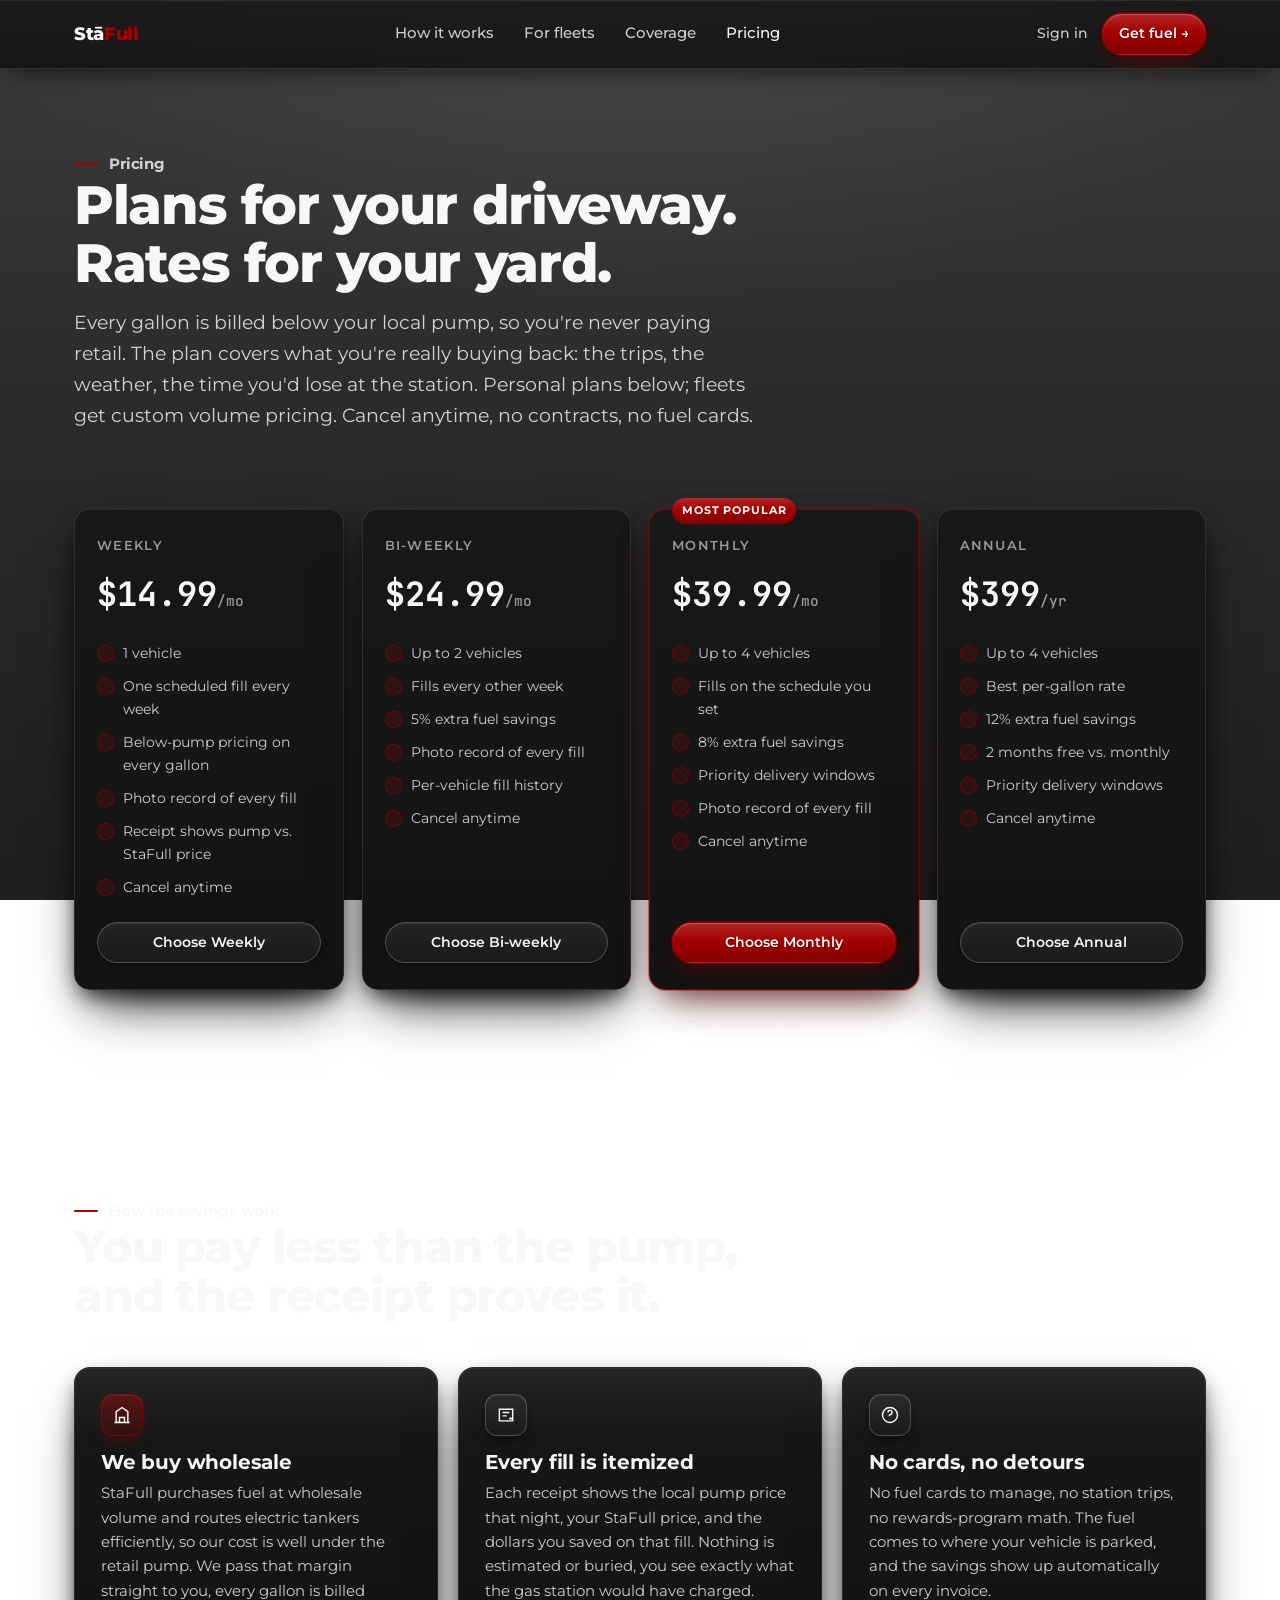
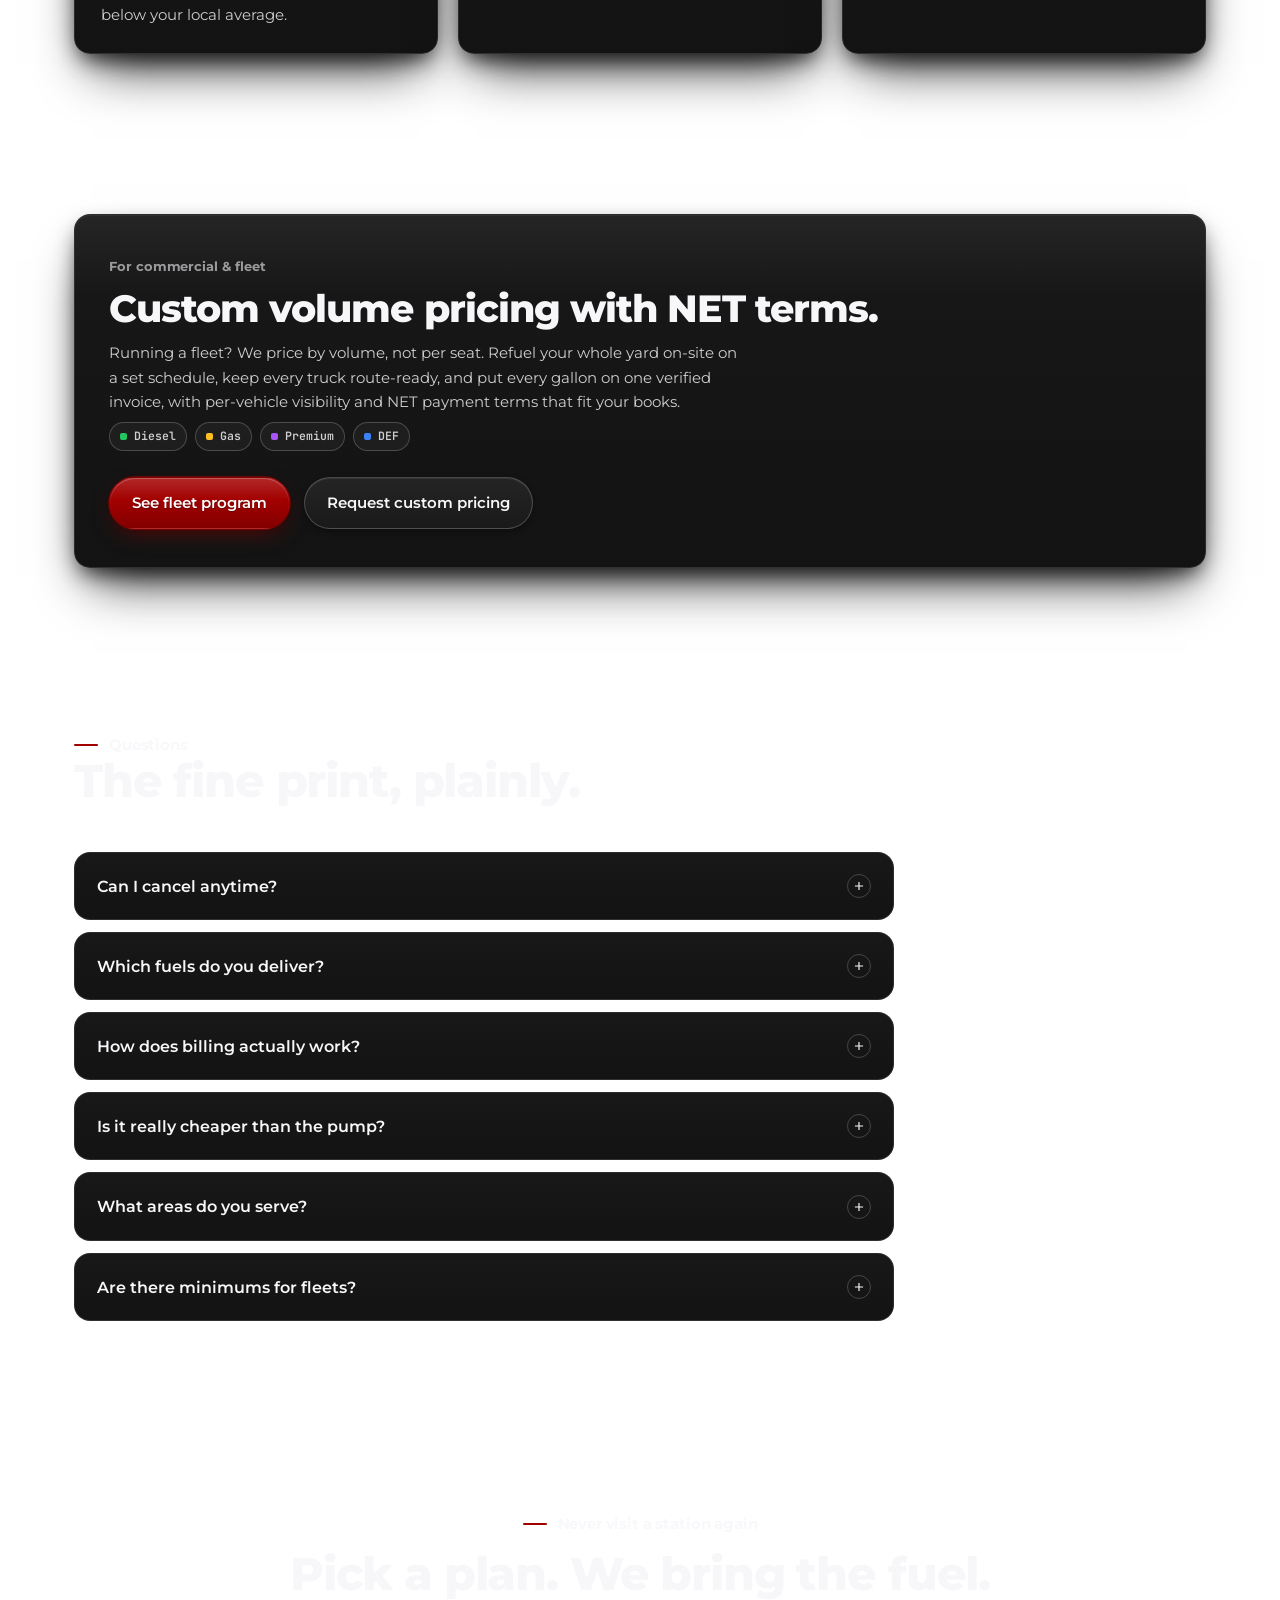
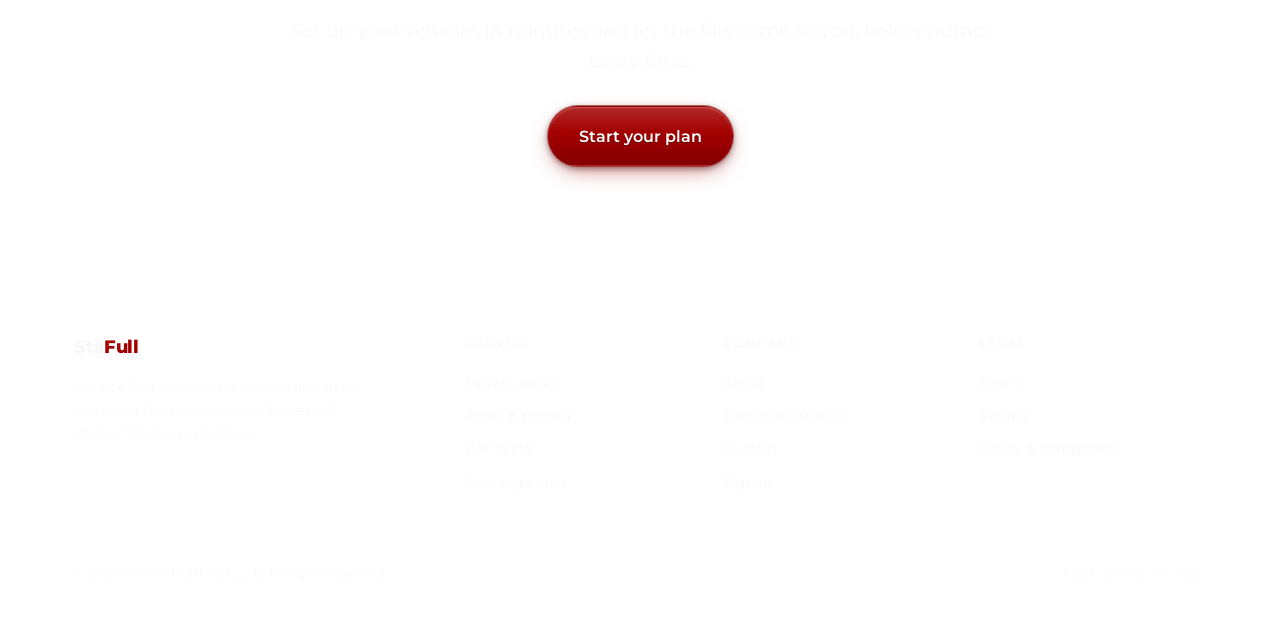
<file: pricing.html>
<!DOCTYPE html>
<html lang="en">
<head>
<meta charset="UTF-8">
<meta name="viewport" content="width=device-width, initial-scale=1.0">
<title>StaFull pricing | personal plans and fleet rates</title>
<meta name="description" content="StaFull personal fuel-delivery plans from $14.99/mo, billed below the local pump price on every fill. Cancel anytime. Custom volume pricing and NET terms for commercial fleets.">
<meta name="theme-color" content="#08080a">
<link rel="icon" type="image/svg+xml" href="logo.svg">
<link rel="canonical" href="https://stafull.com/pricing.html">
<meta property="og:type" content="website">
<meta property="og:title" content="StaFull pricing | personal plans and fleet rates.">
<meta property="og:description" content="On-site fuel delivery from $14.99/mo, billed below the pump on every fill. Cancel anytime. Custom pricing for fleets.">
<meta property="og:url" content="https://stafull.com/pricing.html">
<meta property="og:image" content="https://stafull.com/og.png">
<meta name="twitter:card" content="summary_large_image">
<meta name="twitter:image" content="https://stafull.com/og.png">
<link rel="preconnect" href="https://fonts.googleapis.com">
<link rel="preconnect" href="https://fonts.gstatic.com" crossorigin>
<link href="https://fonts.googleapis.com/css2?family=Montserrat:wght@400;500;600;700;800&family=JetBrains+Mono:wght@400;500;600;700&display=swap" rel="stylesheet">
<link rel="stylesheet" href="styles.css">
<style>
  /* pricing-only primitives, monochrome + token-based, no new hues */
  .price-head{padding:78px 0 8px}
  .faq{display:flex;flex-direction:column;gap:12px;max-width:820px}
  .faq details{background:var(--card-grad);border:1px solid var(--line);border-radius:var(--r-lg);
    overflow:hidden;transition:border-color var(--t)}
  .faq details[open]{border-color:var(--line-2)}
  .faq summary{list-style:none;cursor:pointer;display:flex;align-items:center;justify-content:space-between;
    gap:16px;padding:20px 22px;font-weight:600;font-size:1.02rem;color:var(--fg)}
  .faq summary::-webkit-details-marker{display:none}
  .faq summary .q-ic{flex:none;width:24px;height:24px;border-radius:50%;display:grid;place-items:center;
    border:1px solid var(--line-2);color:var(--fg);transition:transform var(--t)}
  .faq details[open] summary .q-ic{transform:rotate(45deg)}
  .faq details > p{color:var(--fg-2);font-size:.95rem;padding:0 22px 22px;margin:0;max-width:70ch}
  .billing-note{color:var(--fg-3);font-size:.86rem;margin-top:22px;display:flex;align-items:center;gap:9px}
  .plan-fuels{display:flex;flex-wrap:wrap;gap:8px;margin-top:8px}
</style>
</head>
<body>
<a class="skip" href="#main">Skip to content</a>

<header class="site-head">
  <div class="wrap nav">
    <a class="brand" href="index.html" aria-label="StaFull home">
      
      <span>Stā<b>Full</b></span>
    </a>
    <nav class="nav-links" aria-label="Primary">
      <a href="index.html#how">How it works</a>
      <a href="fleets.html">For fleets</a>
      <a href="coverage.html">Coverage</a>
      <a href="pricing.html" aria-current="page">Pricing</a>
    </nav>
    <div class="nav-actions">
      <a href="signin.html" class="signin-link desktop">Sign in</a>
      <a href="signin.html" class="btn btn-red btn-sm">Get fuel &rarr;</a>
      <button class="burger" id="burger" aria-label="Menu" aria-expanded="false"><span></span><span></span><span></span></button>
    </div>
  </div>
  <div class="mobile-menu" id="mobile-menu">
    <a href="index.html#how">How it works</a>
    <a href="fleets.html">For fleets</a>
    <a href="coverage.html">Coverage</a>
    <a href="pricing.html">Pricing</a>
    <a href="signin.html">Sign in</a>
  </div>
</header>

<main id="main">

<!-- PRICING HEADER -->
<section class="price-head"><div class="wrap">
  <div class="section-head" data-rise>
    <span class="kicker">Pricing</span>
    <h1 class="h2" style="font-size:clamp(2.2rem,4.6vw,3.4rem)">Plans for your driveway. Rates for your yard.</h1>
    <p class="lede">Every gallon is billed below your local pump, so you're never paying retail. The plan covers what you're really buying back: the trips, the weather, the time you'd lose at the station. Personal plans below; fleets get custom volume pricing. Cancel anytime, no contracts, no fuel cards.</p>
  </div>
</div></section>

<!-- PERSONAL PLANS -->
<section class="section-sm" style="padding-top:24px"><div class="wrap">
  <div class="plans">
    <div class="plan" data-rise>
      <div class="pname">Weekly</div>
      <div class="price">$14.99<small>/mo</small></div>
      <ul>
        <li>1 vehicle</li>
        <li>One scheduled fill every week</li>
        <li>Below-pump pricing on every gallon</li>
        <li>Photo record of every fill</li>
        <li>Receipt shows pump vs. StaFull price</li>
        <li>Cancel anytime</li>
      </ul>
      <a href="signin.html" class="btn btn-ghost btn-sm" style="width:100%;justify-content:center">Choose Weekly</a>
    </div>
    <div class="plan" data-rise>
      <div class="pname">Bi-weekly</div>
      <div class="price">$24.99<small>/mo</small></div>
      <ul>
        <li>Up to 2 vehicles</li>
        <li>Fills every other week</li>
        <li>5% extra fuel savings</li>
        <li>Photo record of every fill</li>
        <li>Per-vehicle fill history</li>
        <li>Cancel anytime</li>
      </ul>
      <a href="signin.html" class="btn btn-ghost btn-sm" style="width:100%;justify-content:center">Choose Bi-weekly</a>
    </div>
    <div class="plan pop" data-rise>
      <span class="tag">Most popular</span>
      <div class="pname">Monthly</div>
      <div class="price">$39.99<small>/mo</small></div>
      <ul>
        <li>Up to 4 vehicles</li>
        <li>Fills on the schedule you set</li>
        <li>8% extra fuel savings</li>
        <li>Priority delivery windows</li>
        <li>Photo record of every fill</li>
        <li>Cancel anytime</li>
      </ul>
      <a href="signin.html" class="btn btn-red btn-sm" style="width:100%;justify-content:center">Choose Monthly</a>
    </div>
    <div class="plan" data-rise>
      <div class="pname">Annual</div>
      <div class="price">$399<small>/yr</small></div>
      <ul>
        <li>Up to 4 vehicles</li>
        <li>Best per-gallon rate</li>
        <li>12% extra fuel savings</li>
        <li>2 months free vs. monthly</li>
        <li>Priority delivery windows</li>
        <li>Cancel anytime</li>
      </ul>
      <a href="signin.html" class="btn btn-ghost btn-sm" style="width:100%;justify-content:center">Choose Annual</a>
    </div>
  </div>
  <p class="billing-note">
    <svg viewBox="0 0 24 24" width="16" height="16" fill="none" stroke="currentColor" stroke-width="1.7"><circle cx="12" cy="12" r="9"/><path d="M12 11v5"/><path d="M12 8h.01"/></svg>
    Plan fee covers scheduling and delivery. Fuel is billed separately at our below-pump rate on every fill.
  </p>
</div></section>

<!-- HOW THE SAVINGS WORK -->
<section class="section"><div class="wrap">
  <div class="section-head" data-rise>
    <span class="kicker">How the savings work</span>
    <h2 class="h2">You pay less than the pump, and the receipt proves it.</h2>
  </div>
  <div class="grid g-3">
    <div class="card" data-rise>
      <div class="ic red"><svg viewBox="0 0 24 24" width="20" height="20" fill="none" stroke="currentColor" stroke-width="1.7"><path d="M3 21h18"/><path d="M5 21V8l7-5 7 5v13"/><path d="M9 21v-6h6v6"/></svg></div>
      <h3 class="h3">We buy wholesale</h3>
      <p>StaFull purchases fuel at wholesale volume and routes electric tankers efficiently, so our cost is well under the retail pump. We pass that margin straight to you, every gallon is billed below your local average.</p>
    </div>
    <div class="card" data-rise>
      <div class="ic"><svg viewBox="0 0 24 24" width="20" height="20" fill="none" stroke="currentColor" stroke-width="1.7"><path d="M4 5h16v14H4z"/><path d="M8 9h8"/><path d="M8 13h5"/><path d="M16 17l1.5-1.5L19 17"/></svg></div>
      <h3 class="h3">Every fill is itemized</h3>
      <p>Each receipt shows the local pump price that night, your StaFull price, and the dollars you saved on that fill. Nothing is estimated or buried, you see exactly what the gas station would have charged.</p>
    </div>
    <div class="card" data-rise>
      <div class="ic"><svg viewBox="0 0 24 24" width="20" height="20" fill="none" stroke="currentColor" stroke-width="1.7"><circle cx="12" cy="12" r="9"/><path d="M9.5 9a2.5 2.5 0 1 1 3 2.4c-.9.3-1.5 1-1.5 2.1"/><path d="M12 17h.01"/></svg></div>
      <h3 class="h3">No cards, no detours</h3>
      <p>No fuel cards to manage, no station trips, no rewards-program math. The fuel comes to where your vehicle is parked, and the savings show up automatically on every invoice.</p>
    </div>
  </div>
</div></section>

<!-- COMMERCIAL / FLEET BAND -->
<section class="section-sm"><div class="wrap">
  <div class="card" data-rise style="padding:38px 34px">
    <span class="num-tag">For commercial &amp; fleet</span>
    <h2 class="h2" style="margin:10px 0 12px;font-size:clamp(1.7rem,3vw,2.4rem)">Custom volume pricing with NET terms.</h2>
    <p class="lede" style="max-width:64ch">Running a fleet? We price by volume, not per seat. Refuel your whole yard on-site on a set schedule, keep every truck route-ready, and put every gallon on one verified invoice, with per-vehicle visibility and NET payment terms that fit your books.</p>
    <div class="plan-fuels">
      <span class="fuel-chip fuel-chip-diesel">Diesel</span>
      <span class="fuel-chip fuel-chip-regular">Gas</span>
      <span class="fuel-chip fuel-chip-premium">Premium</span>
      <span class="fuel-chip fuel-chip-def">DEF</span>
    </div>
    <div class="hero-cta" style="margin-top:26px">
      <a href="fleets.html" class="btn btn-red">See fleet program</a>
      <a href="contact.html" class="btn btn-ghost">Request custom pricing</a>
    </div>
  </div>
</div></section>

<!-- FAQ -->
<section class="section"><div class="wrap">
  <div class="section-head" data-rise>
    <span class="kicker">Questions</span>
    <h2 class="h2">The fine print, plainly.</h2>
  </div>
  <div class="faq" data-rise>
    <details>
      <summary>Can I cancel anytime?
        <span class="q-ic"><svg viewBox="0 0 24 24" width="14" height="14" fill="none" stroke="currentColor" stroke-width="2"><path d="M12 5v14"/><path d="M5 12h14"/></svg></span>
      </summary>
      <p>Yes. Every personal plan is month-to-month (or year, for Annual) with no contracts and no cancellation fees. Cancel from your account and your last scheduled fill still goes through, you only pay for fuel you've received.</p>
    </details>
    <details>
      <summary>Which fuels do you deliver?
        <span class="q-ic"><svg viewBox="0 0 24 24" width="14" height="14" fill="none" stroke="currentColor" stroke-width="2"><path d="M12 5v14"/><path d="M5 12h14"/></svg></span>
      </summary>
      <p>Diesel, regular gas, premium, and DEF. The driver checks the vehicle and the fuel type before fueling, so a diesel truck does not get gas and a gas car does not get diesel.</p>
    </details>
    <details>
      <summary>How does billing actually work?
        <span class="q-ic"><svg viewBox="0 0 24 24" width="14" height="14" fill="none" stroke="currentColor" stroke-width="2"><path d="M12 5v14"/><path d="M5 12h14"/></svg></span>
      </summary>
      <p>Your plan fee is a flat monthly or annual charge that covers scheduling and on-site delivery. Fuel is billed separately at our below-pump rate for the gallons actually dispensed on each fill. Both appear on one itemized statement in your account.</p>
    </details>
    <details>
      <summary>Is it really cheaper than the pump?
        <span class="q-ic"><svg viewBox="0 0 24 24" width="14" height="14" fill="none" stroke="currentColor" stroke-width="2"><path d="M12 5v14"/><path d="M5 12h14"/></svg></span>
      </summary>
      <p>Yes, and you don't have to take our word for it. Because we buy wholesale, every gallon is billed below your local pump price, and each receipt shows the pump price that night next to your StaFull price and the exact savings. The higher tiers add extra fuel savings on top.</p>
    </details>
    <details>
      <summary>What areas do you serve?
        <span class="q-ic"><svg viewBox="0 0 24 24" width="14" height="14" fill="none" stroke="currentColor" stroke-width="2"><path d="M12 5v14"/><path d="M5 12h14"/></svg></span>
      </summary>
      <p>StaFull currently delivers across the Dallas-Fort Worth, TX metro for both residential drivers and commercial fleets. Check the <a href="coverage.html" class="accent">coverage area</a> to confirm your address or yard is in range.</p>
    </details>
    <details>
      <summary>Are there minimums for fleets?
        <span class="q-ic"><svg viewBox="0 0 24 24" width="14" height="14" fill="none" stroke="currentColor" stroke-width="2"><path d="M12 5v14"/><path d="M5 12h14"/></svg></span>
      </summary>
      <p>Fleet accounts are priced by volume rather than vehicle count, so the right fit depends on your gallons and locations. Tell us about your fleet on the <a href="fleets.html" class="accent">fleet program</a> page or <a href="contact.html" class="accent">contact us</a> for a custom quote with NET terms.</p>
    </details>
  </div>
</div></section>

<!-- CTA -->
<section class="cta-band"><div class="wrap" data-rise>
  <span class="kicker" style="justify-content:center">Never visit a station again</span>
  <h2 class="h2" style="margin-top:14px">Pick a plan. We bring the fuel.</h2>
  <p class="lede" style="text-align:center">Set up your vehicles in minutes and let the fills come to you, below pump, every time.</p>
  <a href="signin.html" class="btn btn-red btn-lg">Start your plan</a>
</div></section>

</main>

<footer class="footer"><div class="wrap">
  <div class="footer-grid">
    <div>
      <a class="brand" href="index.html" aria-label="StaFull home"><span>Stā<b>Full</b></span></a>
      <p class="footer-blurb">On-site fuel delivery for drivers and fleets. We bring the pump to you, for less. A StaFull Holdings company.</p>
    </div>
    <nav class="footer-col" aria-label="Service"><h4>Service</h4><a href="index.html#how">How it works</a><a href="pricing.html">Plans &amp; pricing</a><a href="fleets.html">For fleets</a><a href="coverage.html">Coverage area</a></nav>
    <nav class="footer-col" aria-label="Company"><h4>Company</h4><a href="about.html">About</a><a href="contact.html">Franchise with us</a><a href="contact.html">Contact</a><a href="signin.html">Sign in</a></nav>
    <nav class="footer-col" aria-label="Legal"><h4>Legal</h4><a href="legal.html#terms">Terms</a><a href="legal.html#privacy">Privacy</a><a href="legal.html#safety">Safety &amp; compliance</a></nav>
  </div>
  <div class="footer-base">
    <span>&copy; 2026 StaFull Holdings, LLC. All rights reserved.</span>
    <span class="mono">Fuel comes to you.</span>
  </div>
</div></footer>

<script src="script.js"></script>
</body>
</html>
</file>
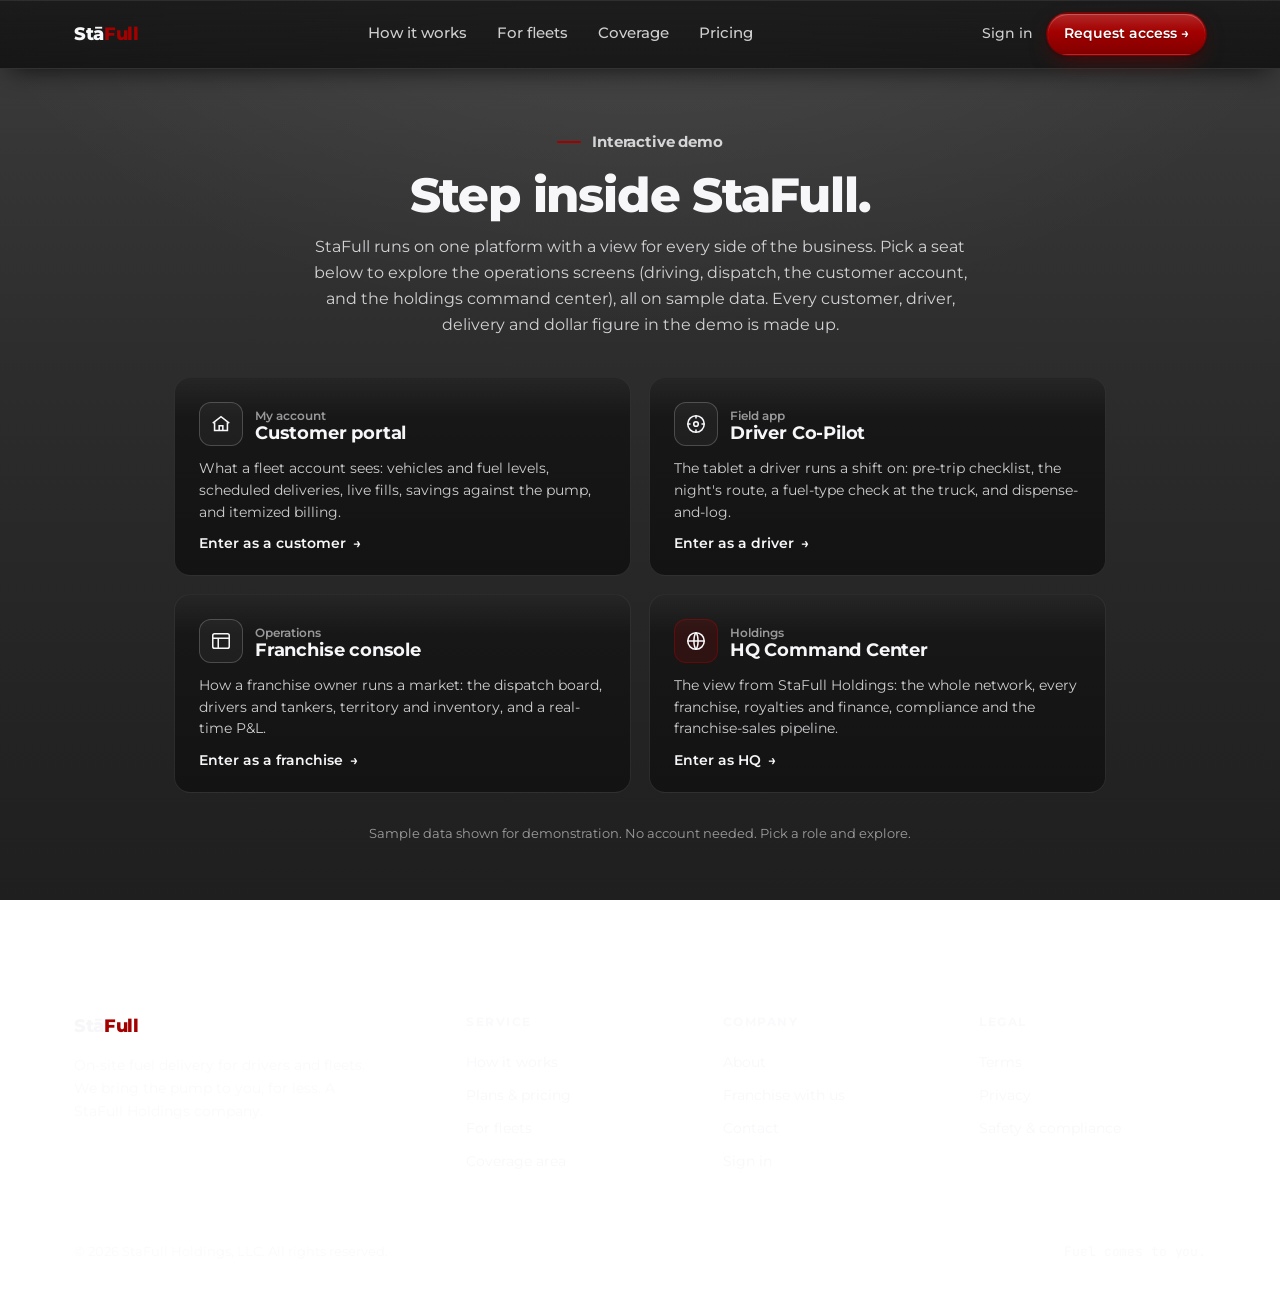
<file: signin.html>
<!DOCTYPE html>
<html lang="en">
<head>
<meta charset="UTF-8">
<meta name="viewport" content="width=device-width, initial-scale=1.0">
<title>Sign in | StaFull</title>
<meta name="description" content="Sign in to StaFull. Operations and customer access for on-site fuel delivery.">
<meta name="theme-color" content="#08080a">
<meta name="robots" content="noindex">
<link rel="icon" type="image/svg+xml" href="logo.svg">
<link rel="canonical" href="https://stafull.com/signin.html">
<link rel="preconnect" href="https://fonts.googleapis.com">
<link rel="preconnect" href="https://fonts.gstatic.com" crossorigin>
<link href="https://fonts.googleapis.com/css2?family=Montserrat:wght@400;500;600;700;800&family=JetBrains+Mono:wght@400;500;600;700&display=swap" rel="stylesheet">
<link rel="stylesheet" href="styles.css">
<style>
.auth-wrap { max-width: 980px; margin: 0 auto; padding: 56px 24px 90px; }
.auth-head { text-align: center; max-width: 60ch; margin: 0 auto 40px; }
.auth-head .kicker { justify-content: center; }
.auth-head h1 { font-size: clamp(2rem, 4.5vw, 3rem); font-weight: 800; letter-spacing: -.025em; margin: 16px 0 12px; }
.auth-head p { color: var(--fg-2); font-size: 1.02rem; }

/* demo role picker */
.roles { display: grid; grid-template-columns: repeat(2, 1fr); gap: 18px; }
.role-card {
  text-align: left; background: var(--card-grad); border: 1px solid var(--line); border-radius: var(--r-lg);
  padding: 24px; position: relative; overflow: hidden; cursor: pointer; font-family: inherit; color: inherit;
  transition: border-color var(--t), transform var(--t); display: flex; flex-direction: column; gap: 12px;
}
.role-card::before { content: ""; position: absolute; inset: 0 0 auto; height: 40%; background: var(--sheen); pointer-events: none; }
.role-card:hover { border-color: var(--line-2); transform: translateY(-3px); }
.role-card:focus-visible { outline: 2px solid var(--red); outline-offset: 2px; }
.role-card .rc-top { display: flex; align-items: center; gap: 12px; }
.role-card .rc-ic { width: 44px; height: 44px; border-radius: 12px; display: grid; place-items: center; flex: none;
  background: rgba(255,255,255,.04); border: 1px solid var(--line-2); color: var(--fg); }
.role-card .rc-ic.red { background: rgba(163,0,0,.18); border-color: rgba(163,0,0,.45); }
.role-card .rc-ic svg { width: 22px; height: 22px; }
.role-card h3 { font-size: 1.12rem; font-weight: 700; letter-spacing: -.01em; }
.role-card .rc-tag { font-size: .76rem; color: var(--fg-3); font-weight: 600; }
.role-card p { color: var(--fg-2); font-size: .9rem; line-height: 1.5; }
.role-card .rc-go { margin-top: auto; display: inline-flex; align-items: center; gap: 7px; font-size: .86rem;
  font-weight: 600; color: var(--fg); }
.role-card .rc-go::after { content: "\2192"; transition: transform var(--t); }
.role-card:hover .rc-go::after { transform: translateX(3px); }

.auth-note { text-align: center; color: var(--fg-3); font-size: .84rem; margin-top: 30px; }

/* real-site (gated) sign-in */
.auth-card { max-width: 420px; margin: 0 auto; background: var(--card-grad); border: 1px solid var(--line);
  border-radius: var(--r-lg); box-shadow: var(--sh-lg); padding: 30px 28px; position: relative; }
.auth-card h2 { font-size: 1.35rem; font-weight: 800; letter-spacing: -.02em; }
.auth-card .sub { color: var(--fg-2); font-size: .9rem; margin: 6px 0 22px; }
.af { margin-bottom: 14px; }
.af label { display: block; font-size: .82rem; color: var(--fg-2); margin-bottom: 6px; font-weight: 600; }
.af input { width: 100%; background: rgba(0,0,0,.35); border: 1px solid var(--line-2); border-radius: var(--r);
  padding: 12px 13px; color: var(--fg); font: inherit; font-size: .95rem; }
.af input:focus { outline: none; border-color: rgba(163,0,0,.6); }
.auth-msg { display: none; margin-top: 16px; border-radius: var(--r); padding: 13px 15px; font-size: .86rem;
  background: rgba(163,0,0,.1); border: 1px solid rgba(163,0,0,.4); color: var(--fg); }
.auth-foot { margin-top: 18px; font-size: .86rem; color: var(--fg-2); text-align: center; }
.auth-foot a.accent { text-decoration: underline; text-underline-offset: 3px; }

@media (max-width: 640px) { .roles { grid-template-columns: 1fr; } }
</style>
</head>
<body>
<a class="skip" href="#main">Skip to content</a>

<header class="site-head">
  <div class="wrap nav">
    <a class="brand" href="index.html" aria-label="StaFull home">
      
      <span>Stā<b>Full</b></span>
    </a>
    <nav class="nav-links" aria-label="Primary">
      <a href="index.html#how">How it works</a>
      <a href="fleets.html">For fleets</a>
      <a href="coverage.html">Coverage</a>
      <a href="pricing.html">Pricing</a>
    </nav>
    <div class="nav-actions">
      <a href="signin.html" class="signin-link desktop" aria-current="page">Sign in</a>
      <a href="contact.html" class="btn btn-red btn-sm">Request access &rarr;</a>
      <button class="burger" id="burger" aria-label="Menu" aria-expanded="false"><span></span><span></span><span></span></button>
    </div>
  </div>
  <div class="mobile-menu" id="mobile-menu">
    <a href="index.html#how">How it works</a>
    <a href="fleets.html">For fleets</a>
    <a href="coverage.html">Coverage</a>
    <a href="pricing.html">Pricing</a>
    <a href="contact.html">Request access</a>
  </div>
</header>

<main id="main">

  <!-- DEMO: role picker -->
  <div class="auth-wrap" id="demo-block" hidden>
    <div class="auth-head">
      <span class="kicker">Interactive demo</span>
      <h1>Step inside StaFull.</h1>
      <p>StaFull runs on one platform with a view for every side of the business. Pick a seat below to explore the operations screens (driving, dispatch, the customer account, and the holdings command center), all on sample data. Every customer, driver, delivery and dollar figure in the demo is made up.</p>
    </div>
    <div class="roles">
      <button class="role-card" data-role="customer">
        <div class="rc-top">
          <div class="rc-ic"><svg viewBox="0 0 24 24" fill="none" stroke="currentColor" stroke-width="1.7"><path d="M3 11l9-7 9 7"/><path d="M5 10v9h14v-9"/><path d="M10 19v-5h4v5"/></svg></div>
          <div><span class="rc-tag">My account</span><h3>Customer portal</h3></div>
        </div>
        <p>What a fleet account sees: vehicles and fuel levels, scheduled deliveries, live fills, savings against the pump, and itemized billing.</p>
        <span class="rc-go">Enter as a customer</span>
      </button>
      <button class="role-card" data-role="driver">
        <div class="rc-top">
          <div class="rc-ic"><svg viewBox="0 0 24 24" fill="none" stroke="currentColor" stroke-width="1.7"><circle cx="12" cy="12" r="9"/><circle cx="12" cy="12" r="2.5"/><path d="M12 3v3M12 18v3M3 12h3M18 12h3"/></svg></div>
          <div><span class="rc-tag">Field app</span><h3>Driver Co-Pilot</h3></div>
        </div>
        <p>The tablet a driver runs a shift on: pre-trip checklist, the night's route, a fuel-type check at the truck, and dispense-and-log.</p>
        <span class="rc-go">Enter as a driver</span>
      </button>
      <button class="role-card" data-role="franchise">
        <div class="rc-top">
          <div class="rc-ic"><svg viewBox="0 0 24 24" fill="none" stroke="currentColor" stroke-width="1.7"><rect x="3" y="4" width="18" height="16" rx="2"/><path d="M3 9h18M9 9v11"/></svg></div>
          <div><span class="rc-tag">Operations</span><h3>Franchise console</h3></div>
        </div>
        <p>How a franchise owner runs a market: the dispatch board, drivers and tankers, territory and inventory, and a real-time P&amp;L.</p>
        <span class="rc-go">Enter as a franchise</span>
      </button>
      <button class="role-card" data-role="hq">
        <div class="rc-top">
          <div class="rc-ic red"><svg viewBox="0 0 24 24" fill="none" stroke="currentColor" stroke-width="1.7"><circle cx="12" cy="12" r="9"/><path d="M3 12h18M12 3c3 3.5 3 14.5 0 18M12 3c-3 3.5-3 14.5 0 18"/></svg></div>
          <div><span class="rc-tag">Holdings</span><h3>HQ Command Center</h3></div>
        </div>
        <p>The view from StaFull Holdings: the whole network, every franchise, royalties and finance, compliance and the franchise-sales pipeline.</p>
        <span class="rc-go">Enter as HQ</span>
      </button>
    </div>
    <p class="auth-note">Sample data shown for demonstration. No account needed. Pick a role and explore.</p>
  </div>

  <!-- REAL site (stafull.com): invite-gated sign-in -->
  <div class="auth-wrap" id="real-block" hidden>
    <div class="auth-card">
      <h2>Sign in</h2>
      <p class="sub" id="real-sub">StaFull is onboarding by invitation while we build out service areas.</p>
      <form id="signin-form" novalidate>
        <div class="af">
          <label for="email">Work email</label>
          <input type="email" id="email" autocomplete="username" placeholder="you@company.com">
        </div>
        <div class="af">
          <label for="password">Password</label>
          <input type="password" id="password" autocomplete="current-password" placeholder="&bull;&bull;&bull;&bull;&bull;&bull;&bull;&bull;">
        </div>
        <button class="btn btn-red" id="signin-btn" type="submit" style="width:100%;justify-content:center">Sign in</button>
      </form>
      <div class="auth-msg" id="auth-msg"></div>
      <p class="auth-foot">Not a customer yet? <a href="contact.html" class="accent">Request access</a></p>
    </div>
  </div>

</main>

<footer class="footer"><div class="wrap">
  <div class="footer-grid">
    <div>
      <a class="brand" href="index.html" aria-label="StaFull home"><span>Stā<b>Full</b></span></a>
      <p class="footer-blurb">On-site fuel delivery for drivers and fleets. We bring the pump to you, for less. A StaFull Holdings company.</p>
    </div>
    <nav class="footer-col" aria-label="Service"><h4>Service</h4><a href="index.html#how">How it works</a><a href="pricing.html">Plans &amp; pricing</a><a href="fleets.html">For fleets</a><a href="coverage.html">Coverage area</a></nav>
    <nav class="footer-col" aria-label="Company"><h4>Company</h4><a href="about.html">About</a><a href="contact.html">Franchise with us</a><a href="contact.html">Contact</a><a href="signin.html">Sign in</a></nav>
    <nav class="footer-col" aria-label="Legal"><h4>Legal</h4><a href="legal.html#terms">Terms</a><a href="legal.html#privacy">Privacy</a><a href="legal.html#safety">Safety &amp; compliance</a></nav>
  </div>
  <div class="footer-base">
    <span>&copy; 2026 StaFull Holdings, LLC. All rights reserved.</span>
    <span class="mono">Fuel comes to you.</span>
  </div>
</div></footer>

<script src="app/mode.js"></script>
<script src="script.js"></script>
<script>
(function () {
  var isDemo = window.StaFullMode ? window.StaFullMode.isDemo() : true;

  if (isDemo) {
    document.getElementById('demo-block').hidden = false;
    var cards = document.querySelectorAll('.role-card');
    Array.prototype.forEach.call(cards, function (c) {
      c.addEventListener('click', function () {
        var role = c.dataset.role;
        try {
          sessionStorage.setItem('stafull.session', 'demo');
          sessionStorage.setItem('stafull.role', role);
        } catch (e) {}
        location.href = 'app/' + role + '.html';
      });
    });
  } else {
    document.getElementById('real-block').hidden = false;
    var msg = document.getElementById('auth-msg');
    document.getElementById('signin-form').addEventListener('submit', function (e) {
      e.preventDefault();
      msg.style.display = 'block';
      msg.textContent = "We're onboarding by invitation while we build out service areas. Request access and we'll set you up.";
    });
  }
})();
</script>
</body>
</html>
</file>
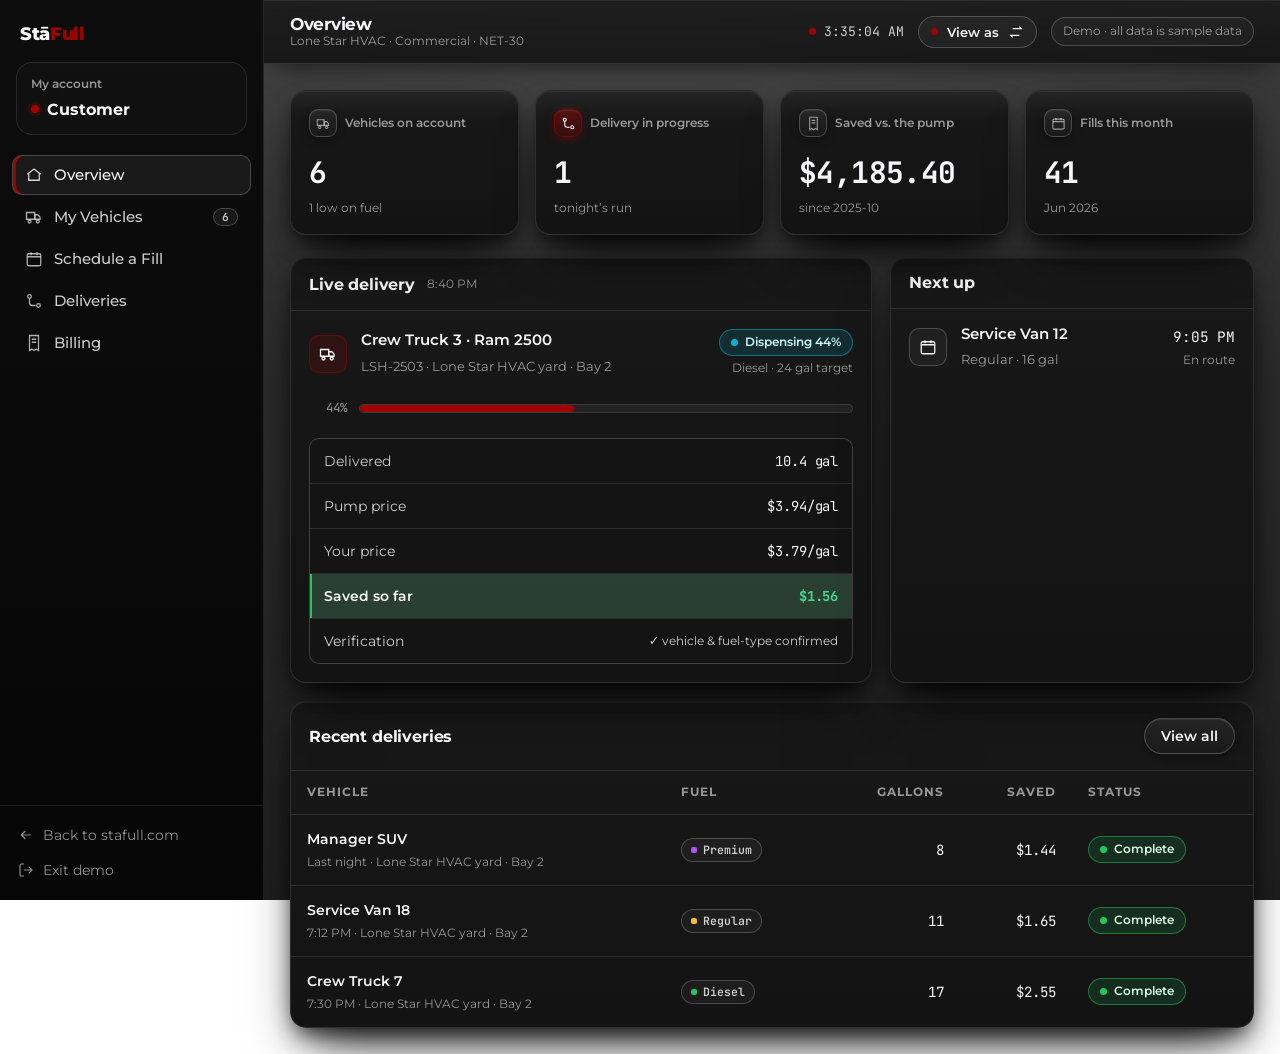
<file: app/customer.html>
<!DOCTYPE html>
<html lang="en">
<head>
<meta charset="UTF-8">
<meta name="viewport" content="width=device-width, initial-scale=1.0">
<title>Customer portal | StaFull</title>
<meta name="description" content="StaFull customer portal demo: vehicles, deliveries, savings and billing.">
<meta name="theme-color" content="#08080a">
<meta name="robots" content="noindex">
<link rel="icon" type="image/svg+xml" href="../logo.svg">
<link rel="preconnect" href="https://fonts.googleapis.com">
<link rel="preconnect" href="https://fonts.gstatic.com" crossorigin>
<link href="https://fonts.googleapis.com/css2?family=Montserrat:wght@400;500;600;700;800&family=JetBrains+Mono:wght@400;500;600;700&display=swap" rel="stylesheet">
<link rel="stylesheet" href="../styles.css">
<link rel="stylesheet" href="app.css">
</head>
<body>
<div class="app">
  <aside class="app-side" id="app-side"></aside>
  <div class="app-main">
    <header class="app-top" id="app-top"></header>
    <div class="app-content">

      <!-- OVERVIEW -->
      <section class="view" id="view-overview" data-title="Overview">
        <div class="kpis" id="cust-kpis"></div>
        <div class="cols cols-2-1">
          <div class="panel">
            <div class="panel-head"><h3>Live delivery</h3><span class="ph-sub" id="live-sub">-</span></div>
            <div class="panel-body" id="live-body"></div>
          </div>
          <div class="panel">
            <div class="panel-head"><h3>Next up</h3></div>
            <div class="panel-body flush"><div class="rows" id="next-rows" style="padding:0 18px"></div></div>
          </div>
        </div>
        <div class="panel" style="margin-top:18px">
          <div class="panel-head"><h3>Recent deliveries</h3><div class="ph-act"><button class="btn btn-ghost btn-sm" data-goto="deliveries">View all</button></div></div>
          <div class="panel-body flush"><table class="tbl" id="recent-tbl"></table></div>
        </div>
      </section>

      <!-- VEHICLES -->
      <section class="view" id="view-vehicles" data-title="My Vehicles">
        <div class="view-head"><h2>My vehicles</h2><p>Every vehicle on your account, its current fuel level, and its grade. Low tanks are flagged for the next run.</p></div>
        <div class="panel"><div class="panel-body flush"><table class="tbl" id="veh-tbl"></table></div></div>
      </section>

      <!-- SCHEDULE -->
      <section class="view" id="view-schedule" data-title="Schedule a Fill">
        <div class="view-head"><h2>Schedule a fill</h2><p>Pick a vehicle and a window. We bring the right grade to where it's parked and verify it before a drop flows.</p></div>
        <div class="cols cols-2-1">
          <div class="panel">
            <div class="panel-head"><h3>New delivery</h3></div>
            <div class="panel-body">
              <div class="fld"><label for="sch-veh">Vehicle</label><select id="sch-veh"></select></div>
              <div class="fld"><label for="sch-when">Window</label>
                <select id="sch-when">
                  <option>Tonight · 8 to 11 PM</option>
                  <option>Tomorrow · 8 to 11 PM</option>
                  <option>This weekend</option>
                  <option>Next scheduled run</option>
                </select>
              </div>
              <div class="fld" id="sch-est"></div>
              <button class="btn btn-red" id="sch-go" style="width:100%;justify-content:center">Schedule delivery</button>
            </div>
          </div>
          <div class="panel">
            <div class="panel-head"><h3>Upcoming</h3></div>
            <div class="panel-body flush"><div class="rows" id="sch-list" style="padding:0 18px"></div></div>
          </div>
        </div>
      </section>

      <!-- DELIVERIES -->
      <section class="view" id="view-deliveries" data-title="Deliveries">
        <div class="view-head"><h2>Deliveries</h2><p>Every fill on your account (scheduled, in progress, and complete) each verified and logged with its savings against the local pump.</p></div>
        <div class="panel"><div class="panel-body flush"><table class="tbl" id="del-tbl"></table></div></div>
      </section>

      <!-- BILLING -->
      <section class="view" id="view-invoices" data-title="Billing">
        <div class="view-head"><h2>Billing</h2><p>Itemized invoices with the savings line spelled out. Commercial accounts bill on NET terms; personal plans bill the card on file.</p></div>
        <div class="kpis kpis-3" id="bill-kpis"></div>
        <div class="panel"><div class="panel-head"><h3>Invoices</h3></div><div class="panel-body flush"><table class="tbl" id="inv-tbl"></table></div></div>
      </section>

    </div>
  </div>
</div>

<script src="mode.js"></script>
<script src="seed.js"></script>
<script src="store.js"></script>
<script src="ui.js"></script>
<script>
(function () {
  var S = window.StaFullStore;
  var app = StaFullApp.mount({ role: 'customer', active: 'overview' });
  var cust = S.currentCustomer();
  var $ = function (id) { return document.getElementById(id); };
  function money(n) { return '$' + Number(n).toLocaleString('en-US', { minimumFractionDigits: 2, maximumFractionDigits: 2 }); }
  function pct(n) { return Math.round(n * 100) + '%'; }
  function ftag(grade) { return '<span class="ftag ftag-' + grade + '">' + S.fuel(grade).label + '</span>'; }
  function statusPill(d) {
    if (d.status === 'dispensing') return '<span class="pill live"><span class="pd"></span>Dispensing ' + Math.round(d.pct) + '%</span>';
    if (d.status === 'enroute')    return '<span class="pill info"><span class="pd"></span>En route</span>';
    if (d.status === 'scheduled')  return '<span class="pill warn"><span class="pd"></span>Scheduled</span>';
    if (d.status === 'flagged')    return '<span class="pill flag"><span class="pd"></span>Held · re-verify</span>';
    return '<span class="pill ok"><span class="pd"></span>Complete</span>';
  }
  function veh(id) { return S.vehicle(id); }

  /* ---- nav buttons inside content ---- */
  document.addEventListener('click', function (e) {
    var b = e.target.closest('[data-goto]'); if (b) app.show(b.dataset.goto);
  });

  /* ---- overview ---- */
  function renderKpis() {
    var vs = S.vehiclesFor(cust.id);
    var low = vs.filter(function (v) { return v.level < 0.3; }).length;
    var inv = S.invoicesFor(cust.id);
    var curr = inv[inv.length - 1] || { fills: 0 };
    $('cust-kpis').innerHTML =
      kpi(StaFullApp.icons.truck, vs.length, 'Vehicles on account', low + ' low on fuel', false) +
      kpi(StaFullApp.icons.route, '1', 'Delivery in progress', 'tonight’s run', true) +
      kpi(StaFullApp.icons.receipt, money(cust.savingsToDate), 'Saved vs. the pump', 'since ' + cust.since, false) +
      kpi(StaFullApp.icons.cal, curr.fills, 'Fills this month', curr.period || '', false);
  }
  function kpi(icon, val, label, sub, red) {
    return '<div class="kpi"><div class="k-label"><span class="ic' + (red ? ' red' : '') + '">' + icon + '</span>' + label + '</div>' +
           '<div class="k-val">' + val + '</div><div class="k-sub">' + sub + '</div></div>';
  }
  function renderLive() {
    var d = S.deliveriesFor({ customerId: cust.id }).filter(function (x) { return x.status === 'dispensing'; })[0];
    var body = $('live-body'), sub = $('live-sub');
    if (!d) {
      // fall back to next enroute/scheduled
      d = S.deliveriesFor({ customerId: cust.id }).filter(function (x) { return x.status === 'enroute' || x.status === 'scheduled'; })[0];
      if (!d) { body.innerHTML = '<div class="empty">No active delivery right now.</div>'; sub.textContent = '-'; return; }
    }
    var v = veh(d.vehicleId);
    sub.textContent = d.window;
    var live = d.status === 'dispensing';
    body.innerHTML =
      '<div class="row" style="border:0;padding:0 0 14px">' +
        '<div class="r-ic red">' + StaFullApp.icons.truck + '</div>' +
        '<div class="r-main"><b>' + v.name + ' · ' + v.model + '</b><span>' + v.plate + ' · ' + d.addr + '</span></div>' +
        '<div class="r-end">' + statusPill(d) + '<small>' + ftag(v.fuel).replace(/<[^>]+>/g, '') + ' · ' + d.gallons + ' gal target</small></div>' +
      '</div>' +
      (live ?
        '<div class="gauge-row" style="margin:6px 0 14px"><span class="gl">' + Math.round(d.pct) + '%</span>' +
          '<div class="bar"><span style="width:' + d.pct + '%"></span></div></div>' +
        '<div class="dc-rows">' +
          row2('Delivered', S.deliveredGallons(d) + ' gal') +
          row2('Pump price', money(S.fuel(d.fuel).pump) + '/gal') +
          row2('Your price', money(S.fuel(d.fuel).ours) + '/gal') +
          '<div class="dc-row dc-save"><span>Saved so far</span><span class="mono">' + money(S.liveSavings(d)) + '</span></div>' +
          '<div class="dc-row"><span>Verification</span><span class="dc-ok">' + (d.verified ? '✓ vehicle &amp; fuel-type confirmed' : 'pending') + '</span></div>' +
        '</div>'
        :
        '<p class="muted" style="font-size:.9rem">Scheduled for ' + d.window + ': ' + d.gallons + ' gal of ' + S.fuel(d.fuel).label + '. We’ll verify the vehicle and grade on arrival.</p>');
  }
  function row2(a, b) { return '<div class="dc-row"><span>' + a + '</span><span class="mono">' + b + '</span></div>'; }

  function renderNext() {
    var ds = S.deliveriesFor({ customerId: cust.id }).filter(function (d) { return d.status === 'enroute' || d.status === 'scheduled'; });
    if (!ds.length) { $('next-rows').innerHTML = '<div class="empty">Nothing scheduled.</div>'; return; }
    $('next-rows').innerHTML = ds.map(function (d) {
      var v = veh(d.vehicleId);
      return '<div class="row"><div class="r-ic">' + StaFullApp.icons.cal + '</div>' +
        '<div class="r-main"><b>' + v.name + '</b><span>' + S.fuel(d.fuel).label + ' · ' + d.gallons + ' gal</span></div>' +
        '<div class="r-end"><span class="mono">' + d.window + '</span><small>' + statusPill(d).replace(/<[^>]+>/g, '') + '</small></div></div>';
    }).join('');
  }
  function renderRecent() {
    var ds = S.deliveriesFor({ customerId: cust.id }).filter(function (d) { return d.status === 'complete'; }).slice(-5).reverse();
    $('recent-tbl').innerHTML =
      '<thead><tr><th>Vehicle</th><th>Fuel</th><th class="r">Gallons</th><th class="r">Saved</th><th>Status</th></tr></thead><tbody>' +
      (ds.length ? ds.map(function (d) { var v = veh(d.vehicleId);
        return '<tr><td><div class="cell-2"><b>' + v.name + '</b><span>' + d.window + ' · ' + d.addr + '</span></div></td>' +
          '<td>' + ftag(v.fuel) + '</td><td class="r num">' + d.gallons + '</td><td class="r num">' + money(d.savings) + '</td>' +
          '<td>' + statusPill(d) + '</td></tr>';
      }).join('') : '<tr><td colspan="5" class="empty">No completed deliveries yet.</td></tr>') + '</tbody>';
  }

  /* ---- vehicles ---- */
  function renderVehicles() {
    var vs = S.vehiclesFor(cust.id);
    $('veh-tbl').innerHTML =
      '<thead><tr><th>Vehicle</th><th>Plate</th><th>Fuel</th><th>Tank level</th><th class="r"></th></tr></thead><tbody>' +
      vs.map(function (v) {
        var low = v.level < 0.3;
        return '<tr><td><div class="cell-2"><b>' + v.name + '</b><span>' + v.model + ' · ' + v.tankCap + ' gal</span></div></td>' +
          '<td class="mono">' + v.plate + '</td><td>' + ftag(v.fuel) + '</td>' +
          '<td style="min-width:170px"><div class="gauge-row"><span class="gl">' + pct(v.level) + '</span>' +
            '<div class="bar' + (low ? ' low' : ' mono') + '"><span style="width:' + (v.level * 100) + '%"></span></div></div></td>' +
          '<td class="r"><button class="btn btn-ghost btn-sm" data-sch="' + v.id + '">' + (low ? 'Fill now' : 'Schedule') + '</button></td></tr>';
      }).join('') + '</tbody>';
  }

  /* ---- schedule ---- */
  function renderScheduleForm() {
    var vs = S.vehiclesFor(cust.id);
    $('sch-veh').innerHTML = vs.map(function (v) {
      return '<option value="' + v.id + '">' + v.name + ' · ' + v.model + ' (' + pct(v.level) + ')</option>';
    }).join('');
    updateEst();
  }
  function updateEst() {
    var v = veh($('sch-veh').value); if (!v) return;
    var gal = Math.round(v.tankCap * (1 - v.level));
    var saved = (S.perGalSavings(v.fuel) * gal).toFixed(2);
    $('sch-est').innerHTML = '<label>Estimate</label><div class="panel" style="background:rgba(255,255,255,.02)"><div class="panel-body" style="padding:14px 16px">' +
      '<div class="stat-inline"><div class="si"><b>~' + gal + '</b><span>gallons to full</span></div>' +
      '<div class="si"><b>' + S.fuel(v.fuel).label + '</b><span>grade</span></div>' +
      '<div class="si"><b>$' + saved + '</b><span>est. saved vs. pump</span></div></div></div></div>';
  }
  function renderScheduleList() {
    var ds = S.deliveriesFor({ customerId: cust.id }).filter(function (d) { return d.status === 'scheduled' || d.status === 'enroute'; });
    $('sch-list').innerHTML = ds.length ? ds.map(function (d) { var v = veh(d.vehicleId);
      return '<div class="row"><div class="r-ic">' + StaFullApp.icons.cal + '</div>' +
        '<div class="r-main"><b>' + v.name + '</b><span>' + S.fuel(d.fuel).label + ' · ' + d.gallons + ' gal · ' + d.addr + '</span></div>' +
        '<div class="r-end"><span class="mono">' + d.window + '</span></div></div>';
    }).join('') : '<div class="empty">No upcoming deliveries scheduled.</div>';
  }

  /* ---- deliveries (all) ---- */
  function renderDeliveries() {
    var ds = S.deliveriesFor({ customerId: cust.id }).slice().reverse();
    $('del-tbl').innerHTML =
      '<thead><tr><th>Vehicle</th><th>Window</th><th>Fuel</th><th class="r">Gallons</th><th class="r">Amount</th><th class="r">Saved</th><th>Status</th></tr></thead><tbody>' +
      ds.map(function (d) { var v = veh(d.vehicleId);
        var g = d.status === 'dispensing' ? S.deliveredGallons(d) : d.gallons;
        var amt = d.status === 'dispensing' ? S.liveAmount(d) : d.amount;
        var sv = d.status === 'dispensing' ? S.liveSavings(d) : d.savings;
        return '<tr><td><div class="cell-2"><b>' + v.name + '</b><span>' + v.plate + '</span></div></td>' +
          '<td>' + d.window + '</td><td>' + ftag(v.fuel) + '</td><td class="r num">' + g + '</td>' +
          '<td class="r num">' + money(amt) + '</td><td class="r num">' + money(sv) + '</td><td>' + statusPill(d) + '</td></tr>';
      }).join('') + '</tbody>';
  }

  /* ---- billing ---- */
  function renderBilling() {
    var inv = S.invoicesFor(cust.id);
    var totalSaved = inv.reduce(function (a, i) { return a + i.savings; }, 0);
    var due = inv.filter(function (i) { return i.status.indexOf('Due') === 0; }).reduce(function (a, i) { return a + i.amount; }, 0);
    $('bill-kpis').innerHTML =
      kpi(StaFullApp.icons.receipt, cust.terms, 'Billing terms', cust.plan, false) +
      kpi(StaFullApp.icons.chart, money(due), 'Balance due', 'across open invoices', true) +
      kpi(StaFullApp.icons.truck, money(totalSaved), 'Saved on these invoices', 'vs. local pump', false);
    $('inv-tbl').innerHTML =
      '<thead><tr><th>Invoice</th><th>Period</th><th class="r">Fills</th><th class="r">Gallons</th><th class="r">Amount</th><th class="r">Saved</th><th>Status</th></tr></thead><tbody>' +
      inv.map(function (i) {
        var pill = i.status === 'Paid' ? '<span class="pill ok"><span class="pd"></span>Paid</span>' : '<span class="pill warn"><span class="pd"></span>' + i.status + '</span>';
        return '<tr><td class="mono">' + i.id + '</td><td>' + i.period + '</td><td class="r num">' + i.fills + '</td>' +
          '<td class="r num">' + i.gallons.toLocaleString() + '</td><td class="r num">' + money(i.amount) + '</td>' +
          '<td class="r num">' + money(i.savings) + '</td><td>' + pill + '</td></tr>';
      }).join('') + '</tbody>';
  }

  /* ---- schedule actions ---- */
  document.addEventListener('click', function (e) {
    var sb = e.target.closest('[data-sch]');
    if (sb) { app.show('schedule'); $('sch-veh').value = sb.dataset.sch; updateEst(); }
  });
  $('sch-veh').addEventListener('change', updateEst);
  $('sch-go').addEventListener('click', function () {
    var v = $('sch-veh').value, when = $('sch-when').value;
    S.scheduleFill(v, when);
    toast('Delivery scheduled: ' + when.toLowerCase());
    renderScheduleList(); renderNext(); renderDeliveries();
  });
  function toast(msg) {
    var t = document.querySelector('.toast');
    if (!t) { t = document.createElement('div'); t.className = 'toast'; t.setAttribute('role', 'status'); t.setAttribute('aria-live', 'polite'); document.body.appendChild(t); }
    t.innerHTML = '<span class="tk"></span>' + msg; t.classList.add('show');
    setTimeout(function () { t.classList.remove('show'); }, 2600);
  }

  /* ---- render all + live subscribe ---- */
  function renderStatic() { renderVehicles(); renderScheduleForm(); renderScheduleList(); renderDeliveries(); renderBilling(); }
  function renderLiveBits() { renderKpis(); renderLive(); renderNext(); renderRecent(); }
  renderStatic(); renderLiveBits();
  S.subscribe(function () { renderLiveBits(); renderDeliveries(); renderVehicles(); });
})();
</script>
</body>
</html>
</file>
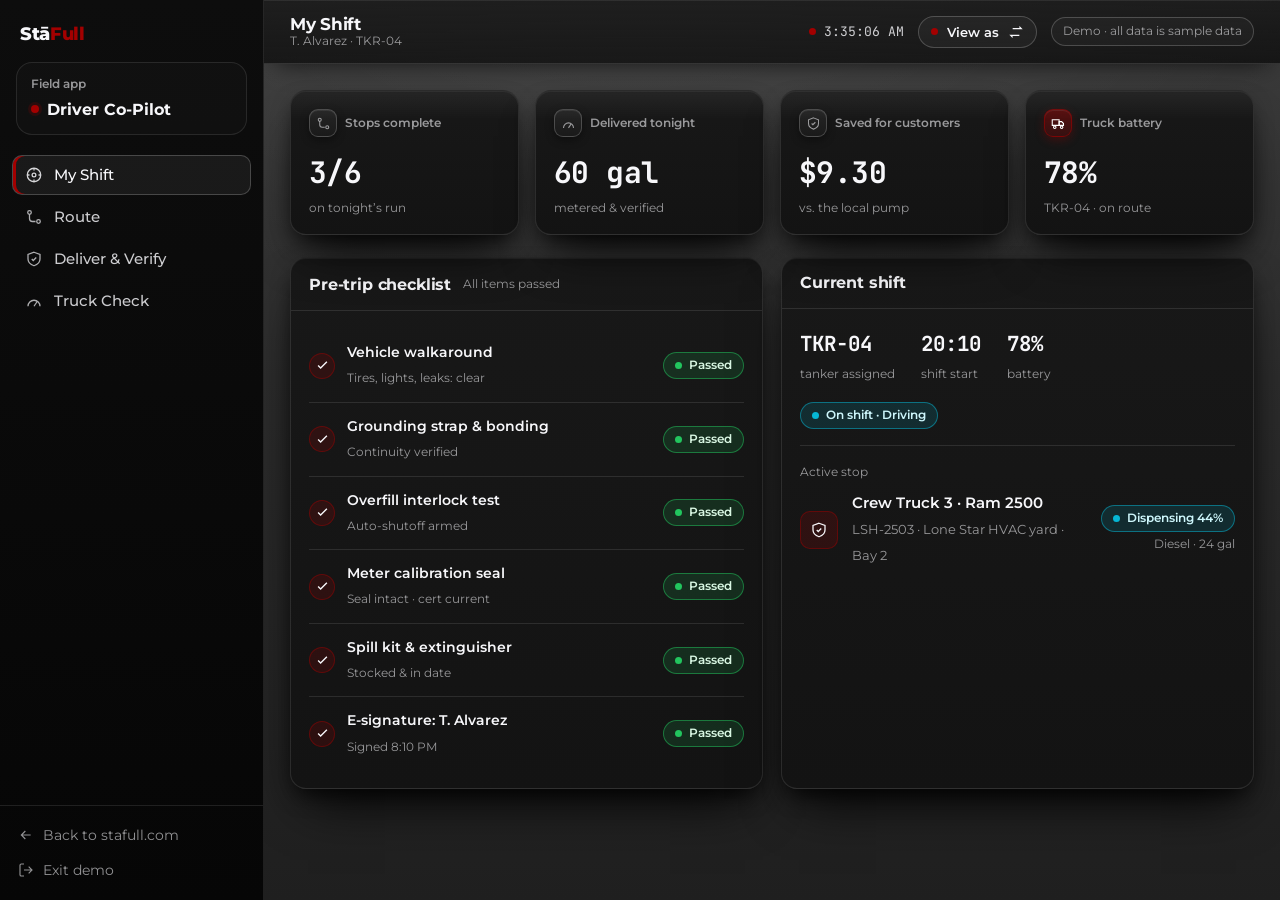
<file: app/driver.html>
<!DOCTYPE html>
<html lang="en">
<head>
<meta charset="UTF-8">
<meta name="viewport" content="width=device-width, initial-scale=1.0">
<title>Driver Co-Pilot | StaFull</title>
<meta name="description" content="StaFull Driver Co-Pilot demo: shift, route, guided deliver-and-verify, and truck check.">
<meta name="theme-color" content="#08080a">
<meta name="robots" content="noindex">
<link rel="icon" type="image/svg+xml" href="../logo.svg">
<link rel="preconnect" href="https://fonts.googleapis.com">
<link rel="preconnect" href="https://fonts.gstatic.com" crossorigin>
<link href="https://fonts.googleapis.com/css2?family=Montserrat:wght@400;500;600;700;800&family=JetBrains+Mono:wght@400;500;600;700&display=swap" rel="stylesheet">
<link rel="stylesheet" href="../styles.css">
<link rel="stylesheet" href="app.css">
<style>
  /* page-specific: minimal, guided check rows + numbered route stops + route line */
  .chk { display: flex; align-items: center; gap: 12px; padding: 12px 0; border-bottom: 1px solid var(--line); }
  .chk:last-child { border-bottom: 0; }
  .chk .ck { width: 26px; height: 26px; border-radius: 50%; flex: none; display: grid; place-items: center;
    background: rgba(163,0,0,.18); border: 1px solid rgba(163,0,0,.45); color: var(--fg); }
  .chk .ck svg { width: 15px; height: 15px; }
  .chk .ck.idle { background: rgba(255,255,255,.04); border-color: var(--line-2); }
  .chk .c-main { flex: 1; min-width: 0; }
  .chk .c-main b { display: block; font-size: .9rem; color: var(--fg); font-weight: 600; }
  .chk .c-main span { font-size: .78rem; color: var(--fg-3); }
  .stop { display: flex; align-items: center; gap: 14px; padding: 15px 0; border-bottom: 1px solid var(--line); }
  .stop:last-child { border-bottom: 0; }
  .stop .s-no { width: 30px; height: 30px; border-radius: 9px; flex: none; display: grid; place-items: center;
    font-family: var(--mono); font-size: .82rem; font-weight: 700; color: var(--fg);
    background: rgba(255,255,255,.04); border: 1px solid var(--line-2); }
  .stop.current .s-no { background: rgba(163,0,0,.2); border-color: rgba(163,0,0,.5); }
  .stop .s-main { flex: 1; min-width: 0; }
  .stop .s-main b { display: block; font-size: .92rem; color: var(--fg); font-weight: 600; }
  .stop .s-main span { font-size: .8rem; color: var(--fg-3); }
  .stop .s-end { margin-left: auto; text-align: right; display: flex; flex-direction: column; gap: 4px; align-items: flex-end; }
  .stop .s-end .mono { font-family: var(--mono); color: var(--fg); font-size: .85rem; }
  .route-line { padding: 4px 6px 18px; }
  .route-line svg { width: 100%; height: 46px; display: block; }
  .inv-row { display: flex; align-items: center; gap: 12px; margin-bottom: 13px; }
  .inv-row:last-child { margin-bottom: 0; }
  .inv-row .bar { flex: 1; }
  .inv-row .il { width: 76px; color: var(--fg); font-size: .86rem; font-weight: 600; }
  .inv-row .iv { min-width: 88px; text-align: right; font-family: var(--mono); color: var(--fg); font-size: .85rem; }
</style>
</head>
<body>
<div class="app">
  <aside class="app-side" id="app-side"></aside>
  <div class="app-main">
    <header class="app-top" id="app-top"></header>
    <div class="app-content">

      <!-- MY SHIFT -->
      <section class="view" id="view-shift" data-title="My Shift">
        <div class="kpis" id="drv-kpis"></div>
        <div class="cols cols-2">
          <div class="panel">
            <div class="panel-head"><h3>Pre-trip checklist</h3><span class="ph-sub">All items passed</span></div>
            <div class="panel-body" id="pretrip-body"></div>
          </div>
          <div class="panel">
            <div class="panel-head"><h3>Current shift</h3></div>
            <div class="panel-body" id="shift-body"></div>
          </div>
        </div>
      </section>

      <!-- ROUTE -->
      <section class="view" id="view-route" data-title="Route">
        <div class="view-head"><h2>Tonight's route</h2><p>Your stops in order. The next stop moves up when each fill is completed.</p></div>
        <div class="panel">
          <div class="panel-head"><h3>Route R-1 · 4 stops</h3><span class="ph-sub" id="route-sub">-</span></div>
          <div class="panel-body flush">
            <div class="route-line" id="route-line"></div>
            <div style="padding:0 18px 6px" id="route-stops"></div>
          </div>
        </div>
      </section>

      <!-- DELIVER & VERIFY -->
      <section class="view" id="view-deliver" data-title="Deliver & Verify">
        <div class="view-head"><h2>Deliver &amp; verify</h2><p>Check the vehicle, plate and grade before fueling, then meter the fill and log the savings against the local pump.</p></div>
        <div class="cols cols-2-1">
          <div class="panel">
            <div class="panel-head"><h3>Verification</h3><span class="ph-sub" id="ver-sub">-</span></div>
            <div class="panel-body" id="ver-body"></div>
          </div>
          <div class="panel">
            <div class="panel-head"><h3>Live dispense</h3></div>
            <div class="panel-body" id="disp-body"></div>
          </div>
        </div>
      </section>

      <!-- TRUCK CHECK -->
      <section class="view" id="view-truck" data-title="Truck Check">
        <div class="view-head"><h2>Truck check</h2><p>Battery, status and onboard inventory for your tanker. Grades are metered separately so each drop can be checked by grade.</p></div>
        <div class="cols cols-2-1">
          <div class="panel">
            <div class="panel-head"><h3>Onboard inventory</h3><span class="ph-sub" id="truck-id">-</span></div>
            <div class="panel-body" id="inv-body"></div>
          </div>
          <div class="panel">
            <div class="panel-head"><h3>Status</h3></div>
            <div class="panel-body" id="truck-status"></div>
          </div>
        </div>
      </section>

    </div>
  </div>
</div>

<script src="mode.js"></script>
<script src="seed.js"></script>
<script src="store.js"></script>
<script src="ui.js"></script>
<script>
(function () {
  var S = window.StaFullStore;
  var app = StaFullApp.mount({ role: 'driver', active: 'shift' });
  var drv = S.currentDriver();
  var $ = function (id) { return document.getElementById(id); };
  var ICONS = StaFullApp.icons;
  var CHECK = '<svg viewBox="0 0 24 24" fill="none" stroke="currentColor" stroke-width="2.2"><path d="M5 12l4 4 10-10"/></svg>';

  function money(n) { return '$' + Number(n).toLocaleString('en-US', { minimumFractionDigits: 2, maximumFractionDigits: 2 }); }
  function ftag(grade) { return '<span class="ftag ftag-' + grade + '">' + S.fuel(grade).label + '</span>'; }
  function veh(id) { return S.vehicle(id); }
  function statusPill(d) {
    if (d.status === 'dispensing') return '<span class="pill live"><span class="pd"></span>Dispensing ' + Math.round(d.pct) + '%</span>';
    if (d.status === 'enroute')    return '<span class="pill info"><span class="pd"></span>En route</span>';
    if (d.status === 'scheduled')  return '<span class="pill warn"><span class="pd"></span>Scheduled</span>';
    if (d.status === 'flagged')    return '<span class="pill flag"><span class="pd"></span>Held · re-verify</span>';
    return '<span class="pill ok"><span class="pd"></span>Complete</span>';
  }
  function kpi(icon, val, label, sub, red) {
    return '<div class="kpi"><div class="k-label"><span class="ic' + (red ? ' red' : '') + '">' + icon + '</span>' + label + '</div>' +
           '<div class="k-val">' + val + '</div><div class="k-sub">' + sub + '</div></div>';
  }

  /* driver's stops in route order */
  function myStops() {
    var rt = S.routeFor(drv.id) || { stops: [] };
    return rt.stops.map(function (id) { return S.delivery(id); }).filter(Boolean);
  }
  function activeDelivery() {
    var ds = S.deliveriesFor({ driverId: drv.id });
    return ds.filter(function (d) { return d.status === 'dispensing'; })[0] ||
           ds.filter(function (d) { return d.status === 'enroute'; })[0] ||
           ds.filter(function (d) { return d.status === 'scheduled'; })[0] || null;
  }
  function tonightGallons() {
    return S.deliveriesFor({ driverId: drv.id }).reduce(function (a, d) {
      if (d.status === 'complete') return a + d.gallons;
      if (d.status === 'dispensing') return a + S.deliveredGallons(d);
      return a;
    }, 0);
  }
  function tonightSaved() {
    return S.deliveriesFor({ driverId: drv.id }).reduce(function (a, d) {
      if (d.status === 'complete') return a + d.savings;
      if (d.status === 'dispensing') return a + S.liveSavings(d);
      return a;
    }, 0);
  }

  /* ---- nav buttons inside content ---- */
  document.addEventListener('click', function (e) {
    var b = e.target.closest('[data-goto]'); if (b) app.show(b.dataset.goto);
  });

  /* ---- shift ---- */
  function renderKpis() {
    var t = S.tanker(drv.truckId) || { battery: 0 };
    $('drv-kpis').innerHTML =
      kpi(ICONS.route, drv.stopsDone + '/' + drv.stopsTotal, 'Stops complete', 'on tonight’s run', false) +
      kpi(ICONS.gauge, Math.round(tonightGallons()).toLocaleString() + ' gal', 'Delivered tonight', 'metered &amp; verified', false) +
      kpi(ICONS.shield, money(tonightSaved()), 'Saved for customers', 'vs. the local pump', false) +
      kpi(ICONS.truck, Math.round(t.battery * 100) + '%', 'Truck battery', drv.truckId + ' · on route', true);
  }
  var PRETRIP = [
    { t: 'Vehicle walkaround', s: 'Tires, lights, leaks: clear' },
    { t: 'Grounding strap & bonding', s: 'Continuity verified' },
    { t: 'Overfill interlock test', s: 'Auto-shutoff armed' },
    { t: 'Meter calibration seal', s: 'Seal intact · cert current' },
    { t: 'Spill kit & extinguisher', s: 'Stocked & in date' },
    { t: 'E-signature: T. Alvarez', s: 'Signed 8:10 PM' }
  ];
  function renderPretrip() {
    $('pretrip-body').innerHTML = PRETRIP.map(function (c) {
      return '<div class="chk"><span class="ck">' + CHECK + '</span>' +
        '<div class="c-main"><b>' + c.t + '</b><span>' + c.s + '</span></div>' +
        '<span class="pill ok"><span class="pd"></span>Passed</span></div>';
    }).join('');
  }
  function renderShift() {
    var t = S.tanker(drv.truckId) || {};
    var a = activeDelivery();
    var aHtml;
    if (a) {
      var v = veh(a.vehicleId);
      aHtml =
        '<div class="row" style="border:0;padding:0">' +
          '<div class="r-ic red">' + ICONS.shield + '</div>' +
          '<div class="r-main"><b>' + v.name + ' · ' + v.model + '</b><span>' + v.plate + ' · ' + a.addr + '</span></div>' +
          '<div class="r-end">' + statusPill(a) + '<small>' + S.fuel(a.fuel).label + ' · ' + a.gallons + ' gal</small></div>' +
        '</div>';
    } else {
      aHtml = '<div class="empty">No active stop, route complete.</div>';
    }
    $('shift-body').innerHTML =
      '<div class="stat-inline" style="margin-bottom:16px">' +
        '<div class="si"><b>' + drv.truckId + '</b><span>tanker assigned</span></div>' +
        '<div class="si"><b>' + drv.shiftStart + '</b><span>shift start</span></div>' +
        '<div class="si"><b>' + Math.round((t.battery || 0) * 100) + '%</b><span>battery</span></div>' +
      '</div>' +
      '<div style="margin:4px 0 14px"><span class="pill live"><span class="pd"></span>On shift · ' + drv.status + '</span></div>' +
      '<div class="divider"></div>' +
      '<div class="muted" style="font-size:.78rem;margin-bottom:10px">Active stop</div>' + aHtml;
  }

  /* ---- route ---- */
  function renderRouteLine() {
    var stops = myStops();
    var n = stops.length || 1;
    var W = 1000, cy = 23, padX = 30;
    var step = (W - padX * 2) / (n - 1 || 1);
    var line = '<svg viewBox="0 0 ' + W + ' 46" preserveAspectRatio="none" aria-hidden="true">';
    line += '<line x1="' + padX + '" y1="' + cy + '" x2="' + (W - padX) + '" y2="' + cy + '" stroke="rgba(255,255,255,.12)" stroke-width="2"/>';
    // progress segment up to current/last-complete
    var currIdx = 0;
    stops.forEach(function (d, i) { if (d.status === 'complete' || d.status === 'dispensing') currIdx = i; });
    line += '<line x1="' + padX + '" y1="' + cy + '" x2="' + (padX + step * currIdx) + '" y2="' + cy + '" stroke="#a30000" stroke-width="2"/>';
    stops.forEach(function (d, i) {
      var x = padX + step * i;
      var current = d.status === 'dispensing';
      if (current) {
        line += '<circle cx="' + x + '" cy="' + cy + '" r="9" fill="rgba(163,0,0,.25)"/>';
        line += '<circle cx="' + x + '" cy="' + cy + '" r="5.5" fill="#a30000"/>';
      } else if (d.status === 'complete') {
        line += '<circle cx="' + x + '" cy="' + cy + '" r="5" fill="rgba(246,246,248,.6)"/>';
      } else {
        line += '<circle cx="' + x + '" cy="' + cy + '" r="5" fill="#0e0e11" stroke="rgba(255,255,255,.3)" stroke-width="1.6"/>';
      }
      line += '<text x="' + x + '" y="42" fill="rgba(246,246,248,.46)" font-size="11" font-family="JetBrains Mono, monospace" text-anchor="middle">' + (i + 1) + '</text>';
    });
    line += '</svg>';
    $('route-line').innerHTML = line;
  }
  function renderRouteStops() {
    var stops = myStops();
    var done = stops.filter(function (d) { return d.status === 'complete'; }).length;
    $('route-sub').textContent = done + ' of ' + stops.length + ' complete';
    $('route-stops').innerHTML = stops.map(function (d, i) {
      var v = veh(d.vehicleId), c = S.customer(d.customerId) || {};
      var current = d.status === 'dispensing';
      return '<div class="stop' + (current ? ' current' : '') + '">' +
        '<span class="s-no">' + (i + 1) + '</span>' +
        '<div class="s-main"><b>' + (c.name || v.name) + '</b>' +
          '<span>' + v.name + ' · ' + v.plate + ' · ' + d.addr + '</span></div>' +
        '<div class="s-end">' + statusPill(d) +
          '<span class="mono">' + ftag(d.fuel).replace(/<[^>]+>/g, '') + ' · ' + d.gallons + ' gal · ' + d.window + '</span></div>' +
      '</div>';
    }).join('');
  }

  /* ---- deliver & verify ---- */
  function verRow(label, sub, ok) {
    return '<div class="chk"><span class="ck' + (ok ? '' : ' idle') + '">' + CHECK + '</span>' +
      '<div class="c-main"><b>' + label + '</b><span>' + sub + '</span></div>' +
      (ok ? '<span class="pill ok"><span class="pd"></span>Confirmed</span>' : '<span class="pill muted"><span class="pd"></span>Pending</span>') + '</div>';
  }
  function renderDeliver() {
    var d = S.deliveriesFor({ driverId: drv.id }).filter(function (x) { return x.status === 'dispensing'; })[0];
    var verB = $('ver-body'), dispB = $('disp-body'), verSub = $('ver-sub');
    if (!d) {
      verSub.textContent = '-';
      verB.innerHTML = '<div class="empty">No fill in progress. Advance to your next stop.</div>';
      dispB.innerHTML = '<div class="empty">Idle.</div>';
      return;
    }
    var v = veh(d.vehicleId), ok = d.verified;
    verSub.textContent = v.name + ' · ' + d.window;
    verB.innerHTML =
      verRow('Vehicle match', v.name + ' · ' + v.model, ok) +
      verRow('License plate (' + v.plate + ')', 'Plate matches the account', ok) +
      verRow('Fuel-type match: ' + S.fuel(d.fuel).label, 'Nozzle grade confirmed', ok) +
      verRow('Overfill interlock', 'Auto-shutoff armed', ok) +
      verRow('Grounding', 'Bond verified before flow', ok);

    var live = d.status === 'dispensing';
    dispB.innerHTML =
      '<div class="row" style="border:0;padding:0 0 14px">' +
        '<div class="r-ic red">' + ICONS.truck + '</div>' +
        '<div class="r-main"><b>' + v.name + '</b><span>' + v.plate + ' · ' + d.addr + '</span></div>' +
        '<div class="r-end">' + statusPill(d) + '<small>' + S.fuel(d.fuel).label + ' · ' + d.gallons + ' gal target</small></div>' +
      '</div>' +
      '<div class="gauge-row" style="margin:6px 0 16px"><span class="gl">' + Math.round(d.pct) + '%</span>' +
        '<div class="bar"><span style="width:' + d.pct + '%"></span></div></div>' +
      '<div class="stat-inline" style="margin-bottom:16px">' +
        '<div class="si"><b>' + S.deliveredGallons(d) + '</b><span>gal delivered</span></div>' +
        '<div class="si"><b>' + money(S.liveSavings(d)) + '</b><span>saved so far</span></div>' +
      '</div>' +
      '<div class="dc-rows" style="margin-bottom:18px">' +
        '<div class="row" style="padding:9px 14px"><div class="r-main"><span>Pump price</span></div><div class="r-end"><span class="mono">' + money(S.fuel(d.fuel).pump) + '/gal</span></div></div>' +
        '<div class="row" style="padding:9px 14px"><div class="r-main"><span>Your price</span></div><div class="r-end"><span class="mono">' + money(S.fuel(d.fuel).ours) + '/gal</span></div></div>' +
      '</div>' +
      '<button class="btn btn-red" id="drv-complete"' + (d.pct < 100 ? '' : ' disabled') + ' style="width:100%;justify-content:center">Complete &amp; log fill</button>';

    var btn = $('drv-complete');
    if (btn) btn.addEventListener('click', function () { completeFill(d); });
  }
  function completeFill(d) {
    d.pct = 100; d.status = 'complete'; d.verified = true;
    // promote next stop on this driver's route to dispensing (mirrors store tick)
    var rt = S.routeFor(drv.id);
    if (rt) {
      for (var i = 0; i < rt.stops.length; i++) {
        var nxt = S.delivery(rt.stops[i]);
        if (nxt && (nxt.status === 'enroute' || nxt.status === 'scheduled')) { nxt.status = 'dispensing'; nxt.verified = true; break; }
      }
    }
    if (drv.stopsDone < drv.stopsTotal) drv.stopsDone += 1;
    toast('Fill logged: ' + (veh(d.vehicleId) || {}).name);
    renderLiveBits();
  }
  function toast(msg) {
    var t = document.querySelector('.toast');
    if (!t) { t = document.createElement('div'); t.className = 'toast'; t.setAttribute('role', 'status'); t.setAttribute('aria-live', 'polite'); document.body.appendChild(t); }
    t.innerHTML = '<span class="tk"></span>' + msg; t.classList.add('show');
    setTimeout(function () { t.classList.remove('show'); }, 2600);
  }

  /* ---- truck check ---- */
  var CAPS = { diesel: 1500, regular: 1500, premium: 600, def: 240 };
  function invRow(grade) {
    var t = S.tanker(drv.truckId);
    var gal = (t.inventory && t.inventory[grade]) || 0;
    var cap = CAPS[grade] || 1500;
    var w = Math.min(100, Math.round(gal / cap * 100));
    return '<div class="inv-row"><span class="il">' + S.fuel(grade).label + '</span>' +
      '<div class="bar"><span style="width:' + w + '%"></span></div>' +
      '<span class="iv">' + gal.toLocaleString() + ' / ' + cap.toLocaleString() + '</span></div>';
  }
  function renderTruck() {
    var t = S.tanker(drv.truckId) || { inventory: {}, battery: 0, status: '' };
    $('truck-id').textContent = t.id + ' · ' + t.name;
    $('inv-body').innerHTML =
      invRow('diesel') + invRow('regular') + invRow('premium') + invRow('def') +
      '<div class="divider"></div>' +
      '<div class="muted" style="font-size:.8rem">Grades are metered separately. Hold the fill if the nozzle grade does not match the vehicle on file.</div>';
    $('truck-status').innerHTML =
      '<div class="gauge-row" style="margin-bottom:18px"><span class="gl">' + Math.round(t.battery * 100) + '%</span>' +
        '<div class="bar' + (t.battery < 0.25 ? ' low' : '') + '"><span style="width:' + (t.battery * 100) + '%"></span></div></div>' +
      '<div style="margin-bottom:18px"><span class="pill live"><span class="pd"></span>' + t.status + '</span></div>' +
      '<div class="rows">' +
        '<div class="row"><div class="r-ic">' + ICONS.shield + '</div>' +
          '<div class="r-main"><b>Calibration cert</b><span>Meter seal intact</span></div>' +
          '<div class="r-end"><span class="pill ok"><span class="pd"></span>Valid</span></div></div>' +
        '<div class="row"><div class="r-ic">' + ICONS.gauge + '</div>' +
          '<div class="r-main"><b>Next resupply</b><span>DFW depot · top-off all grades</span></div>' +
          '<div class="r-end"><span class="mono">After route</span></div></div>' +
        '<div class="row"><div class="r-ic red">' + ICONS.truck + '</div>' +
          '<div class="r-main"><b>Range remaining</b><span>EV tanker · est. on current charge</span></div>' +
          '<div class="r-end"><span class="mono">~' + Math.round(t.battery * 210) + ' mi</span></div></div>' +
      '</div>';
  }

  /* ---- render all + live subscribe ---- */
  function renderStatic() { renderPretrip(); }
  function renderLiveBits() {
    renderKpis(); renderShift();
    renderRouteLine(); renderRouteStops();
    renderDeliver(); renderTruck();
  }
  renderStatic(); renderLiveBits();
  S.subscribe(function () { renderLiveBits(); });
})();
</script>
</body>
</html>
</file>
<file: styles.css>
/* ======================================================================
   StaFull, real fuel-delivery business. Dark monochrome + single red accent.
   Design system: marketing + shared primitives (the app chrome extends this).
   ====================================================================== */

:root{
  /* NEUTRAL grays only, pure R=G=B, no blue/purple/red tint anywhere in surfaces. */
  --ink-900:#060606;          /* page (deepest) */
  --ink-850:#0d0d0d;
  --ink-800:#141414;          /* card base */
  --ink-750:#1a1a1a;
  --ink-700:#222222;          /* raised */
  --ink-600:#2c2c2c;          /* hover / chips */
  /* page BG = lighter neutral-gray gradient, MORE gradient (wide range, lit top).
     No colored wash, pure grayscale so it never reads purple. */
  --page-grad:
    radial-gradient(1200px 760px at 50% -14%, rgba(255,255,255,.09), transparent 60%),
    linear-gradient(180deg,#3c3c3c 0%,#2c2c2c 42%,#1f1f1f 100%);
  /* cards = DARKER than the page, LESS gradient (nearly flat), neutral */
  --card-grad:linear-gradient(180deg,#181818,#131313);
  --raise-grad:linear-gradient(180deg,#242424,#1a1a1a);
  --sheen:linear-gradient(180deg,rgba(255,255,255,.06),transparent 50%);

  /* the ONE accent, brand red ONLY. No tints, shades, or other hues.
     Used as FILLS / marks (button bg, dot, bar, border), never as body/heading text.
     red-grad keeps the single hue but adds a top sheen for dimensionality. */
  --red:#a30000;
  --red-bright:#a30000;
  --red-text:#a30000;
  --red-grad:linear-gradient(180deg,rgba(255,255,255,.16),rgba(255,255,255,0) 44%,rgba(0,0,0,.20)),#a30000;
  --red-glow:0 0 0 1px rgba(163,0,0,.55),0 1px 0 rgba(255,255,255,.22) inset,0 8px 22px -6px rgba(163,0,0,.55),0 2px 6px rgba(0,0,0,.5);

  /* SEMANTIC palette, bright, pure. FUNCTIONAL INDICATORS ONLY (status pills,
     alerts, fuel-grade chips). NEVER used for page/card/text colors. The only
     red anywhere is the brand red #a30000 above, no other red shade exists. */
  --ok:#22c55e;      /* green , success / complete / paid / active / verified */
  --info:#3b82f6;    /* blue  , en route / driving / informational */
  --live:#06b6d4;    /* cyan  , in progress / dispensing / on route (active flow) */
  --warn:#fbbf24;    /* amber , scheduled / pre-trip / ramping / due */
  --purple:#a855f7;  /* premium fuel grade */

  /* text (monochrome), lifted for contrast/readability */
  --fg:#f7f7fa;
  --fg-2:rgba(247,247,250,.82);
  --fg-3:rgba(247,247,250,.58);
  --fg-4:rgba(247,247,250,.40);

  /* lines + shadow + edge highlights (depth) */
  --line:rgba(255,255,255,.10);
  --line-2:rgba(255,255,255,.20);
  --hi:inset 0 1px 0 rgba(255,255,255,.08);          /* top edge highlight */
  --hi-strong:inset 0 1px 0 rgba(255,255,255,.12);
  /* HEAVY drop shadows under cards */
  --sh:0 1px 0 rgba(255,255,255,.05) inset,0 10px 22px -6px rgba(0,0,0,.8),0 28px 50px -18px rgba(0,0,0,.92);
  --sh-lg:0 1px 0 rgba(255,255,255,.06) inset,0 16px 32px -8px rgba(0,0,0,.85),0 56px 100px -28px rgba(0,0,0,.96);
  /* recessed inset for text fields */
  --inset:inset 0 2px 6px rgba(0,0,0,.75),inset 0 1px 0 rgba(0,0,0,.5);

  --r:10px; --r-lg:16px; --r-xl:24px; --r-pill:999px;
  --max:1180px;
  --font:'Montserrat',system-ui,-apple-system,Segoe UI,sans-serif;
  --mono:'JetBrains Mono',ui-monospace,'Cascadia Code',Menlo,Consolas,monospace;
  --t:.18s cubic-bezier(.4,0,.2,1);
}

*{margin:0;padding:0;box-sizing:border-box}
html{scroll-behavior:smooth}
body{
  background:var(--page-grad);background-attachment:fixed;color:var(--fg);
  font-family:var(--font);font-size:16px;line-height:1.6;-webkit-font-smoothing:antialiased;
  min-height:100vh;overflow-x:hidden;
}
a{color:inherit;text-decoration:none}
img,svg{display:block;max-width:100%}
.wrap{width:100%;max-width:var(--max);margin:0 auto;padding:0 24px}
.mono{font-family:var(--mono);letter-spacing:-.01em}
.skip{position:absolute;left:-9999px}
.skip:focus{left:14px;top:14px;z-index:200;background:var(--red);color:#fff;padding:10px 16px;border-radius:var(--r)}

/* eyebrow / kicker, clean, readable Montserrat (no mono, no all-caps tracking) */
.kicker{display:inline-flex;align-items:center;gap:11px;font-family:var(--font);font-size:.95rem;
  font-weight:700;letter-spacing:-.01em;text-transform:none;color:var(--fg-2)}
.kicker::before{content:"";width:24px;height:2px;background:var(--red);border-radius:2px}

/* type scale */
h1,h2,h3{line-height:1.06;letter-spacing:-.025em;font-weight:700}
.h-hero{font-size:clamp(2.7rem,6.4vw,5rem);font-weight:800}
.h2{font-size:clamp(1.9rem,3.6vw,2.9rem);font-weight:800}
.h3{font-size:1.25rem;font-weight:700;letter-spacing:-.01em}
.lede{color:var(--fg-2);font-size:clamp(1.02rem,1.5vw,1.2rem);max-width:54ch}
/* headings stay monochrome, red is never used as text. .accent just keeps full white emphasis. */
.accent{color:var(--fg)}
a.accent{text-decoration:underline;text-underline-offset:3px;text-decoration-color:rgba(255,255,255,.32)}

/* ---------- buttons ---------- */
.btn{display:inline-flex;align-items:center;gap:9px;font-weight:600;font-size:.95rem;
  padding:13px 22px;border-radius:var(--r-pill);border:1px solid transparent;cursor:pointer;
  transition:transform var(--t),background var(--t),border-color var(--t),box-shadow var(--t);font-family:inherit}
.btn:hover{transform:translateY(-1px)}
.btn-red{background:var(--red-grad);color:#fff;box-shadow:var(--red-glow);text-shadow:0 1px 1px rgba(0,0,0,.35)}
.btn-red:hover{filter:brightness(1.1)}
.btn-red:active{transform:translateY(0);filter:brightness(.96)}
.btn-ghost{background:var(--raise-grad);color:var(--fg);border-color:var(--line-2);box-shadow:var(--hi),0 2px 6px rgba(0,0,0,.4)}
.btn-ghost:hover{background:linear-gradient(180deg,#33343e,#23242c);border-color:rgba(255,255,255,.28)}
.btn-sm{padding:9px 16px;font-size:.85rem}
.btn-lg{padding:16px 30px;font-size:1.02rem}

/* ---------- recessed text fields (global) ---------- */
input[type=text],input[type=email],input[type=password],input[type=search],input[type=tel],input[type=number],
textarea,select,.fld input,.fld select,.af input,.field input,.field textarea{
  background:linear-gradient(180deg,#0c0c0c,#121212)!important;color:var(--fg);
  border:1px solid rgba(255,255,255,.10)!important;border-radius:var(--r);
  box-shadow:var(--inset)!important;font-family:inherit}
input::placeholder,textarea::placeholder{color:var(--fg-4)}
input:focus,textarea:focus,select:focus{outline:none;border-color:rgba(255,255,255,.30)!important;
  box-shadow:var(--inset),0 0 0 3px rgba(255,255,255,.06)!important}

/* ---------- nav ---------- */
.site-head{position:sticky;top:0;z-index:60;backdrop-filter:blur(16px);
  background:linear-gradient(180deg,rgba(22,22,22,.86),rgba(10,10,10,.74));
  border-bottom:1px solid var(--line);box-shadow:var(--hi),0 10px 26px -10px rgba(0,0,0,.75)}
.nav{display:flex;align-items:center;justify-content:space-between;height:68px}
.brand{display:flex;align-items:center;gap:11px;font-weight:800;letter-spacing:-.02em;font-size:1.12rem}
.brand img,.brand svg{width:30px;height:30px}
.brand b{color:var(--red);font-weight:800}
.brand .wm-a{font-style:normal;position:relative;display:inline-block}
.brand .wm-a::after{content:"";position:absolute;left:50%;transform:translateX(-50%);width:.62em;top:-.05em;height:2.5px;background:var(--red);border-radius:2px}
.nav-links{display:flex;align-items:center;gap:30px}
.nav-links a:not(.btn){color:var(--fg-2);font-size:.92rem;font-weight:500;transition:color var(--t)}
.nav-links a:not(.btn):hover,.nav-links a[aria-current]{color:var(--fg)}
.nav-actions{display:flex;align-items:center;gap:14px}
.signin-link{color:var(--fg-2);font-size:.9rem;font-weight:500}
.signin-link:hover{color:var(--fg)}
.burger{display:none;width:42px;height:42px;border:1px solid var(--line-2);border-radius:var(--r);
  background:rgba(255,255,255,.03);color:var(--fg);cursor:pointer;place-items:center}
.burger span{display:block;width:18px;height:2px;background:currentColor;margin:3px auto;border-radius:2px}
.mobile-menu{display:none;flex-direction:column;gap:4px;padding:12px 24px 20px;border-bottom:1px solid var(--line);background:var(--ink-850)}
.mobile-menu.open{display:flex}
.mobile-menu a{padding:11px 6px;color:var(--fg-2);border-bottom:1px solid var(--line)}
.mobile-menu a:last-child{border:0}

/* ---------- sections ---------- */
.section{padding:96px 0;position:relative}
.section-sm{padding:64px 0}
.section-head{max-width:62ch;margin-bottom:46px}
.section-head .lede{margin-top:16px}

/* ---------- hero ---------- */
.hero{padding:78px 0 64px;position:relative}
.hero-grid{display:grid;grid-template-columns:1.05fr .95fr;gap:56px;align-items:center}
.hero h1{margin:18px 0 22px}
.hero .lede{font-size:clamp(1.05rem,1.6vw,1.28rem)}
.hero-cta{display:flex;gap:14px;margin-top:32px;flex-wrap:wrap}
.hero-meta{display:flex;gap:28px;margin-top:36px;flex-wrap:wrap}
.hero-meta .m{display:flex;flex-direction:column}
.hero-meta .m b{font-family:var(--mono);font-size:1.5rem;font-weight:700}
.hero-meta .m span{color:var(--fg-3);font-size:.82rem}

/* ---------- generic cards / grid ---------- */
.grid{display:grid;gap:20px}
.g-2{grid-template-columns:repeat(2,1fr)}
.g-3{grid-template-columns:repeat(3,1fr)}
.g-4{grid-template-columns:repeat(4,1fr)}
.card{background:var(--card-grad);border:1px solid var(--line);border-radius:var(--r-lg);
  padding:26px;position:relative;overflow:hidden;box-shadow:var(--sh);
  transition:border-color var(--t),transform var(--t),box-shadow var(--t)}
.card::before{content:"";position:absolute;inset:0 0 auto;height:46%;background:var(--sheen);pointer-events:none}
.card:hover{border-color:var(--line-2);transform:translateY(-4px);box-shadow:var(--sh-lg)}
.card .ic{width:42px;height:42px;border-radius:12px;display:grid;place-items:center;margin-bottom:16px;
  background:var(--raise-grad);border:1px solid var(--line-2);color:var(--fg);
  box-shadow:var(--hi),0 4px 10px rgba(0,0,0,.45)}
.card .ic.red{background:linear-gradient(180deg,rgba(163,0,0,.42),rgba(163,0,0,.20));border-color:rgba(163,0,0,.55);color:#fff;
  box-shadow:var(--hi),0 4px 12px rgba(163,0,0,.30)}
.card h3{margin-bottom:8px}
.card p{color:var(--fg-2);font-size:.95rem}
.num-tag{font-family:var(--font);color:var(--fg-3);font-size:.84rem;font-weight:700;letter-spacing:-.005em;text-transform:none}

/* who-we-serve segments */
.seg .num-tag{display:block;margin-bottom:8px}
.seg .h3{margin-bottom:12px}
.seg-pain{color:var(--fg-2);font-style:italic;border-left:2px solid var(--red);padding-left:13px;margin:0 0 18px;font-size:.95rem;line-height:1.5}
.seg .label-need{font-family:var(--font);font-size:.84rem;letter-spacing:-.005em;text-transform:none;font-weight:700;color:var(--fg-2);margin:0 0 11px}
.seg-sol{list-style:none;display:flex;flex-direction:column;gap:10px}
.seg-sol li{position:relative;padding-left:24px;color:var(--fg-2);font-size:.92rem;line-height:1.45}
.seg-sol li::before{content:"";position:absolute;left:0;top:6px;width:12px;height:12px;border-radius:50%;
  border:1px solid var(--red);background:rgba(163,0,0,.28)}

/* step list */
.steps{display:grid;grid-template-columns:repeat(3,1fr);gap:24px;counter-reset:s}
.step{position:relative;padding-top:18px}
.step::before{counter-increment:s;content:"0" counter(s);font-family:var(--mono);font-size:.9rem;
  color:var(--fg-2);font-weight:700}
.step h3{margin:10px 0 8px}
.step p{color:var(--fg-2);font-size:.95rem}
.step-line{height:1px;background:linear-gradient(90deg,var(--red),transparent);margin-top:14px}

/* pricing */
.plans{display:grid;grid-template-columns:repeat(4,1fr);gap:18px}
.plan{display:flex;flex-direction:column;background:var(--card-grad);border:1px solid var(--line);border-radius:var(--r-lg);padding:26px 22px;position:relative;
  box-shadow:var(--sh);transition:transform var(--t),box-shadow var(--t),border-color var(--t)}
.plan:hover{transform:translateY(-4px);box-shadow:var(--sh-lg);border-color:var(--line-2)}
.plan.pop{border-color:rgba(163,0,0,.55);box-shadow:var(--hi),0 0 0 1px rgba(163,0,0,.4),0 18px 44px -14px rgba(163,0,0,.4),0 16px 38px -14px rgba(0,0,0,.82)}
.plan.pop:hover{transform:translateY(-4px)}
/* pin every plan's CTA to the bottom so they align across cards of different list lengths */
.plan .btn{margin-top:auto}
.plan .tag{position:absolute;top:-11px;left:22px;background:var(--red-grad);color:#fff;font-size:.68rem;
  font-weight:700;letter-spacing:.08em;text-transform:uppercase;padding:4px 10px;border-radius:var(--r-pill)}
.plan .pname{font-size:.82rem;color:var(--fg-3);font-weight:600;text-transform:uppercase;letter-spacing:.1em}
.plan .price{font-family:var(--mono);font-size:2.1rem;font-weight:700;margin:12px 0 2px}
.plan .price small{font-size:.9rem;color:var(--fg-3);font-weight:500}
.plan ul{list-style:none;margin:18px 0 22px;display:flex;flex-direction:column;gap:10px}
.plan li{color:var(--fg-2);font-size:.9rem;display:flex;gap:9px;align-items:flex-start}
.plan li::before{content:"";flex:none;width:15px;height:15px;margin-top:3px;border-radius:50%;
  background:rgba(163,0,0,.18);border:1px solid rgba(163,0,0,.5)}

/* stat band */
.statband{display:grid;grid-template-columns:repeat(4,1fr);gap:20px;padding:34px 30px;
  background:var(--card-grad);border:1px solid var(--line);border-radius:var(--r-xl);box-shadow:var(--sh)}
.statband .s b{font-family:var(--mono);font-size:2.2rem;font-weight:700;display:block}
.statband .s span{color:var(--fg-3);font-size:.86rem}

/* CTA */
.cta-band{text-align:center;padding:90px 0}
.cta-band h2{margin-bottom:16px}
.cta-band .lede{margin:0 auto 30px}

/* ---------- footer ---------- */
.footer{border-top:1px solid var(--line);padding:56px 0 34px;margin-top:20px}
.footer-grid{display:grid;grid-template-columns:1.6fr 1fr 1fr 1fr;gap:30px}
.footer-blurb{color:var(--fg-3);font-size:.9rem;margin-top:14px;max-width:34ch}
.footer h4{font-size:.78rem;text-transform:uppercase;letter-spacing:.12em;color:var(--fg-3);margin-bottom:14px}
.footer-col a{display:block;color:var(--fg-2);font-size:.9rem;padding:5px 0;transition:color var(--t)}
.footer-col a:hover{color:var(--fg)}
.footer-base{display:flex;justify-content:space-between;align-items:center;margin-top:40px;
  padding-top:22px;border-top:1px solid var(--line);color:var(--fg-3);font-size:.82rem;flex-wrap:wrap;gap:10px}

/* fuel chips, MONOCHROME (no hue), distinguished by label */
.fuel-chip{display:inline-flex;align-items:center;gap:7px;font-family:var(--mono);font-size:.72rem;
  font-weight:600;color:var(--fg-2);background:rgba(255,255,255,.04);border:1px solid var(--line-2);
  padding:4px 10px;border-radius:var(--r-pill)}
.fuel-chip::before{content:"";width:7px;height:7px;border-radius:2px;background:var(--fg-3)}
/* per-grade dot colors (bright semantic), chip bg/border stay monochrome */
.fuel-chip-diesel::before{background:var(--ok)}
.fuel-chip-regular::before{background:var(--warn)}
.fuel-chip-premium::before{background:var(--purple)}
.fuel-chip-def::before{background:var(--info)}

/* ---------- hero delivery card ---------- */
.deliver-card{background:var(--card-grad);border:1px solid var(--line-2);border-radius:var(--r-xl);
  padding:24px;box-shadow:var(--sh-lg);position:relative;overflow:hidden}
.deliver-card::before{content:"";position:absolute;inset:0 0 auto;height:1px;
  background:linear-gradient(90deg,transparent,var(--red),transparent)}
.dc-head{display:flex;align-items:center;gap:10px;font-size:.78rem;color:var(--fg-2);margin-bottom:20px}
.dc-dot{width:9px;height:9px;border-radius:50%;background:var(--red-bright);box-shadow:0 0 0 0 rgba(163,0,0,.6);animation:dcpulse 2.2s infinite}
@keyframes dcpulse{0%{box-shadow:0 0 0 0 rgba(163,0,0,.55)}70%{box-shadow:0 0 0 8px rgba(163,0,0,0)}100%{box-shadow:0 0 0 0 rgba(163,0,0,0)}}
.dc-status{font-weight:600;color:var(--fg)}
.dc-eta{margin-left:auto;color:var(--fg-3)}
.dc-veh{display:flex;align-items:center;justify-content:space-between;padding:16px;border:1px solid var(--line);
  border-radius:var(--r);background:rgba(0,0,0,.25);margin-bottom:18px}
.dc-name{font-weight:600;font-size:1rem}
.dc-plate{color:var(--fg-3);font-size:.8rem;margin-top:2px}
.dc-gauge-head,.dc-gauge-foot{display:flex;justify-content:space-between;font-size:.8rem;color:var(--fg-3)}
.dc-gauge-head{margin-bottom:8px}.dc-gauge-head span:last-child{color:var(--fg)}
.dc-gauge-foot{margin-top:8px}
.dc-bar{height:12px;border-radius:var(--r-pill);background:rgba(255,255,255,.06);overflow:hidden;border:1px solid var(--line)}
.dc-bar>span{display:block;height:100%;border-radius:var(--r-pill);background:var(--red-grad);
  box-shadow:0 0 14px rgba(163,0,0,.5);transition:width .9s ease}
.dc-rows{margin-top:20px;display:flex;flex-direction:column;gap:1px;background:var(--line);border:1px solid var(--line);border-radius:var(--r);overflow:hidden}
.dc-row{display:flex;justify-content:space-between;align-items:center;padding:11px 14px;background:var(--ink-800);font-size:.86rem;color:var(--fg-2)}
.dc-row .mono{color:var(--fg)}
.dc-ok{color:var(--fg-2)!important;font-size:.78rem}
/* savings = positive → green highlight (brand red is reserved; muddy red clashes) */
.dc-save{background:rgba(34,197,94,.13);box-shadow:inset 2px 0 0 var(--ok)}
.dc-save span:first-child{color:var(--fg);font-weight:600}
.dc-save .mono{color:#46d98a;font-weight:700}

/* ---------- hero scene ---------- */
.hero{overflow:hidden}
.hero-bg{position:absolute;inset:0;z-index:0;pointer-events:none;
  background:radial-gradient(680px 360px at 90% 20%,rgba(163,0,0,.16),transparent 62%)}
.hero-bg::after{content:"";position:absolute;inset:0;
  background-image:linear-gradient(rgba(255,255,255,.022) 1px,transparent 1px);background-size:100% 42px;
  -webkit-mask:linear-gradient(180deg,transparent,#000 28%,#000 72%,transparent);
  mask:linear-gradient(180deg,transparent,#000 28%,#000 72%,transparent)}
.hero .wrap{position:relative;z-index:1}
.hero-visual{position:relative}
/* full-bleed photo hero, image is the background, copy overlaid on the open left */
.hero{position:relative;min-height:660px;display:flex;align-items:center;padding:64px 0;overflow:hidden}
.hero-img{position:absolute;inset:0;z-index:0}
.hero-img img{width:100%;height:100%;object-fit:cover;object-position:left 66%}
.hero-scrim{position:absolute;inset:0;z-index:1;pointer-events:none;background:
  linear-gradient(90deg,rgba(6,6,8,.92) 0%,rgba(6,6,8,.84) 18%,rgba(6,6,8,.7) 34%,rgba(6,6,8,.52) 48%,rgba(6,6,8,.34) 62%,rgba(6,6,8,.16) 76%,rgba(6,6,8,.05) 88%,transparent 98%)}
.hero-inner{position:relative;z-index:2;width:100%}
.hero .hero-copy{max-width:520px}
.hero-fuels{display:flex;flex-wrap:wrap;gap:10px;margin-top:34px}
.verify-chip{color:var(--fg-2)}
.verify-chip::before{display:none}
.verify-chip svg{width:13px;height:13px;color:var(--ok)}
@media(max-width:760px){
  .hero{min-height:540px}
  .hero-img img{object-position:74% center}
  .hero-scrim{background:linear-gradient(0deg,rgba(6,6,8,.95) 0%,rgba(6,6,8,.78) 46%,rgba(6,6,8,.66) 100%)}
}
.scene-chip{position:absolute;top:6px;left:0;display:flex;gap:11px;align-items:flex-start;
  background:rgba(10,10,13,.82);backdrop-filter:blur(8px);border:1px solid var(--line-2);
  border-radius:14px;padding:13px 16px;z-index:3;box-shadow:var(--sh);max-width:310px}
.scene-chip .dc-dot{margin-top:4px}
.sc-text{display:flex;flex-direction:column;gap:8px}
.sc-label{font-size:.82rem;color:var(--fg-2);font-weight:600}
.sc-bar{width:210px;max-width:100%;height:7px;border-radius:var(--r-pill);background:rgba(255,255,255,.08);overflow:hidden;border:1px solid var(--line)}
.sc-bar>span{display:block;height:100%;background:var(--red);box-shadow:0 0 10px rgba(163,0,0,.6);transition:width .9s ease}
.sc-meta{font-size:.78rem;color:var(--fg-3)}
.sc-meta b{color:var(--fg)}
.sc-ok{color:var(--fg-2)}
@media (max-width:880px){.scene-chip{position:static;max-width:none;margin-bottom:14px}}

/* reveal */
.anim [data-rise]{opacity:0;transform:translateY(18px)}
.anim [data-rise].in{opacity:1;transform:none;transition:opacity .6s,transform .6s}

@media (max-width:880px){
  .hero-grid{grid-template-columns:1fr;gap:34px}
  .g-3,.g-4,.steps,.plans,.statband,.footer-grid{grid-template-columns:1fr}
  .g-2{grid-template-columns:1fr}
  .section{padding:64px 0}
  .nav-links{display:none}
  .signin-link.desktop{display:none}
  .burger{display:grid}
  .plans{grid-template-columns:1fr 1fr}
}
@media (max-width:520px){.plans{grid-template-columns:1fr}.footer-base{flex-direction:column;align-items:flex-start}}

/* hero secondary line (chips moved to the trust marquee below the hero) */
.hero .hero-sub{font-size:clamp(1.1rem,1.7vw,1.4rem);font-weight:600;line-height:1.42;color:var(--fg-2);max-width:30ch;margin:18px 0 0}

/* DESKTOP: dark text on the bright photo + soft LIGHT scrim behind the copy */
@media(min-width:761px){
  .hero-scrim{background:linear-gradient(90deg,rgba(238,240,244,.88) 0%,rgba(238,240,244,.72) 26%,rgba(238,240,244,.46) 45%,rgba(238,240,244,.18) 60%,transparent 74%)}
  .hero .kicker{color:#1a1a1c}
  .hero .h-hero{color:#0a0a0b}
  .hero .hero-sub{color:#1c1c1f}
  .hero .btn-ghost{color:#0d0d0d;border-color:rgba(0,0,0,.34);background:rgba(255,255,255,.62)}
}

/* trust marquee, full-bleed section separator under the hero */
.mq{position:relative;overflow:hidden;background:#0b0b0d;border-top:1px solid var(--line);border-bottom:1px solid var(--line)}
.mq::before,.mq::after{content:"";position:absolute;top:0;bottom:0;width:80px;z-index:2;pointer-events:none}
.mq::before{left:0;background:linear-gradient(90deg,#0b0b0d,transparent)}
.mq::after{right:0;background:linear-gradient(270deg,#0b0b0d,transparent)}
.mq-track{display:flex;align-items:center;width:max-content;padding:17px 0;will-change:transform;backface-visibility:hidden;animation:mq-scroll 60s linear infinite}
.mq:hover .mq-track{animation-play-state:paused}
.mq-item{display:inline-flex;align-items:center;gap:9px;padding:0 18px;font-family:var(--mono);font-size:.86rem;letter-spacing:.01em;color:var(--fg-2);white-space:nowrap}
.mq-item b{color:var(--fg);font-weight:700}
.mq-mut{color:var(--fg-3)}
.mq-fd{width:9px;height:9px;border-radius:2px;background:var(--fg-3);flex:none}
.mq-fd.diesel{background:var(--ok)}.mq-fd.gas{background:var(--warn)}.mq-fd.premium{background:var(--purple)}.mq-fd.def{background:var(--info)}
.mq-dot{width:5px;height:5px;border-radius:50%;background:var(--red);margin:0 10px;flex:none}
.mq-badge{height:30px;width:auto;margin:0 16px;opacity:.9;flex:none}
@keyframes mq-scroll{from{transform:translate3d(0,0,0)}to{transform:translate3d(-50%,0,0)}}
@media(prefers-reduced-motion:reduce){.mq-track{animation:none;flex-wrap:wrap;justify-content:center;width:100%;padding:14px 16px}.mq::before,.mq::after{display:none}}
</file>
<file: app/app.css>
/* ======================================================================
   StaFull app chrome, extends ../styles.css (load styles.css first).
   Dark monochrome. The only color is brand red #a30000, used as a FILL /
   MARK / DOT only, never as text. Headings + values stay white.
   ====================================================================== */

body { overflow-x: hidden; }

/* ---------- shell ---------- */
.app { display: grid; grid-template-columns: 264px 1fr; min-height: 100vh; }

/* ---------- sidebar ---------- */
.app-side {
  background: linear-gradient(180deg, var(--ink-850), var(--ink-900));
  border-right: 1px solid var(--line); display: flex; flex-direction: column;
  position: sticky; top: 0; height: 100vh; z-index: 40;
}
.side-brand { display: flex; align-items: center; gap: 10px; font-weight: 800; letter-spacing: -.02em;
  font-size: 1.1rem; padding: 20px 20px 14px; }
.side-brand img { width: 28px; height: 28px; }
.side-brand .wm-a { font-style: normal; position: relative; display: inline-block; }
.side-brand .wm-a::after { content: ""; position: absolute; left: 50%; transform: translateX(-50%); width: .62em; top: -.05em; height: 2.5px; background: var(--red); border-radius: 2px; }
.side-brand b { color: var(--red); font-weight: 800; }
.side-role { margin: 0 16px 14px; padding: 12px 14px; border: 1px solid var(--line); border-radius: var(--r-lg);
  background: rgba(255,255,255,.02); }
.side-role .rl-tag { font-size: .72rem; color: var(--fg-3); font-weight: 600; }
.side-role .rl-name { font-size: .98rem; font-weight: 700; margin-top: 3px; display: flex; align-items: center; gap: 8px; }
.side-role .rl-dot { width: 8px; height: 8px; border-radius: 50%; background: var(--red); box-shadow: 0 0 0 3px rgba(163,0,0,.18); }
.side-nav { flex: 1; overflow-y: auto; padding: 6px 12px; display: flex; flex-direction: column; gap: 2px; }
.side-nav .nv-h { font-size: .7rem; text-transform: uppercase; letter-spacing: .12em; color: var(--fg-4);
  padding: 14px 12px 6px; font-weight: 700; }
.nv {
  display: flex; align-items: center; gap: 11px; padding: 10px 12px; border-radius: var(--r);
  color: var(--fg-2); font-size: .92rem; font-weight: 500; cursor: pointer; border: 1px solid transparent;
  transition: background var(--t), color var(--t), border-color var(--t); width: 100%; text-align: left;
  background: none; font-family: inherit;
}
.nv:hover { background: rgba(255,255,255,.04); color: var(--fg); }
.nv svg { width: 18px; height: 18px; flex: none; opacity: .85; }
.nv .nv-badge { margin-left: auto; font-family: var(--mono); font-size: .7rem; color: var(--fg-2);
  background: rgba(255,255,255,.06); border: 1px solid var(--line-2); border-radius: var(--r-pill); padding: 1px 8px; }
.nv .nv-badge.red { background: rgba(163,0,0,.22); border-color: rgba(163,0,0,.5); color: #fff; }
.nv[aria-current="true"] { background: rgba(255,255,255,.06); color: var(--fg); border-color: var(--line-2); }
.nv[aria-current="true"]::before { content: ""; position: absolute; }
.nv-wrap { position: relative; }
.nv[aria-current="true"] { box-shadow: inset 3px 0 0 var(--red); }
.side-foot { padding: 14px 16px 18px; border-top: 1px solid var(--line); display: flex; flex-direction: column; gap: 8px; }
.side-foot a, .side-foot button { display: flex; align-items: center; gap: 9px; color: var(--fg-3); font-size: .86rem;
  background: none; border: 0; cursor: pointer; font-family: inherit; padding: 4px 2px; text-align: left; }
.side-foot a:hover, .side-foot button:hover { color: var(--fg); }
.side-foot svg { width: 16px; height: 16px; }

/* ---------- main ---------- */
.app-main { display: flex; flex-direction: column; min-width: 0; }
.app-top {
  position: sticky; top: 0; z-index: 30; display: flex; align-items: center; gap: 16px;
  padding: 0 26px; height: 64px; background: linear-gradient(180deg,rgba(24,24,24,.86),rgba(10,10,10,.74));
  backdrop-filter: blur(16px); border-bottom: 1px solid var(--line);
  box-shadow: var(--hi), 0 10px 26px -12px rgba(0,0,0,.8);
}
.app-top .menu-btn { display: none; width: 40px; height: 40px; border: 1px solid var(--line-2); border-radius: var(--r);
  background: rgba(255,255,255,.03); color: var(--fg); cursor: pointer; place-items: center; }
.app-top .menu-btn span { display: block; width: 17px; height: 2px; background: currentColor; margin: 3px auto; border-radius: 2px; }
.top-title { display: flex; flex-direction: column; line-height: 1.15; }
.top-title b { font-size: 1.05rem; font-weight: 700; letter-spacing: -.015em; }
.top-title span { font-size: .78rem; color: var(--fg-3); }
.top-right { margin-left: auto; display: flex; align-items: center; gap: 14px; }
.clock { font-family: var(--mono); font-size: .82rem; color: var(--fg-2); display: flex; align-items: center; gap: 8px; }
.clock .dot { width: 7px; height: 7px; border-radius: 50%; background: var(--red); animation: dcpulse 2.2s infinite; }
.demo-flag { font-size: .72rem; color: var(--fg-3); border: 1px solid var(--line-2); border-radius: var(--r-pill);
  padding: 4px 11px; background: rgba(255,255,255,.03); }

/* role switcher (demo only) */
.role-switch { position: relative; }
.role-switch > button { display: flex; align-items: center; gap: 9px; padding: 7px 12px; border-radius: var(--r-pill);
  background: rgba(255,255,255,.04); border: 1px solid var(--line-2); color: var(--fg); cursor: pointer;
  font-family: inherit; font-size: .84rem; font-weight: 600; white-space: nowrap; }
.role-switch > button svg { width: 16px; height: 16px; flex: none; }
.role-switch > button:hover { background: rgba(255,255,255,.08); }
.role-switch > button .rs-dot { width: 7px; height: 7px; border-radius: 50%; background: var(--red); }
.role-menu { position: absolute; right: 0; top: calc(100% + 8px); width: 230px; background: var(--ink-800);
  border: 1px solid var(--line-2); border-radius: var(--r-lg); box-shadow: var(--sh-lg); padding: 6px; display: none; z-index: 50; }
.role-menu.open { display: block; }
.role-menu .rm-h { font-size: .7rem; text-transform: uppercase; letter-spacing: .1em; color: var(--fg-4); padding: 9px 10px 5px; font-weight: 700; }
.role-menu a { display: flex; flex-direction: column; padding: 9px 10px; border-radius: var(--r); color: var(--fg-2); }
.role-menu a:hover { background: rgba(255,255,255,.05); color: var(--fg); }
.role-menu a b { font-size: .88rem; font-weight: 600; color: var(--fg); }
.role-menu a span { font-size: .74rem; color: var(--fg-3); }
.role-menu a[aria-current="true"] { background: rgba(163,0,0,.14); }

/* ---------- content ---------- */
.app-content { padding: 26px; max-width: 1280px; width: 100%; }
.view { display: none; animation: viewin .3s ease; }
.view.active { display: block; }
@keyframes viewin { from { opacity: 0; transform: translateY(8px); } to { opacity: 1; transform: none; } }
.view-head { margin-bottom: 20px; }
.view-head h2 { font-size: 1.5rem; font-weight: 800; letter-spacing: -.02em; }
.view-head p { color: var(--fg-2); font-size: .92rem; margin-top: 4px; max-width: 64ch; }

/* ---------- KPI cards ---------- */
.kpis { display: grid; grid-template-columns: repeat(4, 1fr); gap: 16px; margin-bottom: 22px; }
.kpis.kpis-3 { grid-template-columns: repeat(3, 1fr); }
.kpi { background: var(--card-grad); border: 1px solid var(--line); border-radius: var(--r-lg); padding: 18px 18px 16px;
  position: relative; overflow: hidden; box-shadow: var(--sh);
  transition: transform var(--t), box-shadow var(--t), border-color var(--t); }
.kpi:hover { transform: translateY(-3px); box-shadow: var(--sh-lg); border-color: var(--line-2); }
.kpi::before { content: ""; position: absolute; inset: 0 0 auto; height: 40%; background: var(--sheen); pointer-events: none; }
.kpi .k-label { font-size: .78rem; color: var(--fg-3); font-weight: 600; display: flex; align-items: center; gap: 8px; }
.kpi .k-label .ic { width: 28px; height: 28px; border-radius: 9px; display: grid; place-items: center;
  background: var(--raise-grad); border: 1px solid var(--line-2); box-shadow: var(--hi), 0 3px 8px rgba(0,0,0,.4); }
.kpi .k-label .ic.red { background: linear-gradient(180deg, rgba(163,0,0,.45), rgba(163,0,0,.22)); border-color: rgba(163,0,0,.55);
  box-shadow: var(--hi), 0 3px 10px rgba(163,0,0,.3); color: #fff; }
.kpi .k-label .ic svg { width: 15px; height: 15px; }
.kpi .k-val { font-family: var(--mono); font-size: 1.85rem; font-weight: 700; margin: 12px 0 2px; letter-spacing: -.02em; }
.kpi .k-sub { font-size: .78rem; color: var(--fg-3); }
.kpi .k-sub b { color: var(--fg-2); font-weight: 600; }

/* ---------- panels / grid ---------- */
.cols { display: grid; gap: 18px; }
.cols-2 { grid-template-columns: 1fr 1fr; }
.cols-3 { grid-template-columns: repeat(3, 1fr); }
.cols-2-1 { grid-template-columns: 1.6fr 1fr; }
.span-2 { grid-column: span 2; }
.panel { background: var(--card-grad); border: 1px solid var(--line); border-radius: var(--r-lg); overflow: hidden; box-shadow: var(--sh); }
.panel-head { display: flex; align-items: center; gap: 12px; padding: 16px 18px; border-bottom: 1px solid var(--line); }
.panel-head h3 { font-size: 1.02rem; font-weight: 700; letter-spacing: -.01em; }
.panel-head .ph-sub { font-size: .78rem; color: var(--fg-3); }
.panel-head .ph-act { margin-left: auto; display: flex; gap: 8px; }
.panel-body { padding: 18px; }
/* flush bodies hold full-bleed tables; let wide tables scroll inside the panel
   on narrow viewports instead of clipping (the panel itself is overflow:hidden) */
.panel-body.flush { padding: 0; overflow-x: auto; }

/* ---------- tables ---------- */
.tbl { width: 100%; border-collapse: collapse; font-size: .88rem; }
.tbl th { text-align: left; font-size: .72rem; text-transform: uppercase; letter-spacing: .08em; color: var(--fg-3);
  font-weight: 700; padding: 12px 16px; border-bottom: 1px solid var(--line); white-space: nowrap; }
.tbl td { padding: 13px 16px; border-bottom: 1px solid var(--line); color: var(--fg-2); vertical-align: middle; }
.tbl tr:last-child td { border-bottom: 0; }
.tbl tr:hover td { background: rgba(255,255,255,.018); }
.tbl td .strong, .tbl td b { color: var(--fg); font-weight: 600; }
.tbl td .mono { font-family: var(--mono); color: var(--fg); }
.tbl .r { text-align: right; }
.tbl .num { font-family: var(--mono); color: var(--fg); }

/* cell w/ sub line */
.cell-2 { display: flex; flex-direction: column; gap: 2px; }
.cell-2 b { color: var(--fg); font-weight: 600; }
.cell-2 span { font-size: .76rem; color: var(--fg-3); }

/* ---------- pills / badges (monochrome; red = fill/dot only) ---------- */
.pill { display: inline-flex; align-items: center; gap: 7px; font-size: .74rem; font-weight: 600; color: var(--fg-2);
  background: rgba(255,255,255,.05); border: 1px solid var(--line-2); border-radius: var(--r-pill); padding: 3px 11px; white-space: nowrap; }
.pill .pd { width: 7px; height: 7px; border-radius: 50%; background: var(--fg-3); flex: none; }
/* semantic status variants, bright dot + colored text + faint tint + colored
   border (readable on dark). Red is reserved for .flag (critical/held) only. */
.pill.ok   { color: #d9f7e3; background: rgba(34,197,94,.14);  border-color: rgba(34,197,94,.5); }
.pill.ok   .pd { background: var(--ok); }
.pill.info { color: #d6e6ff; background: rgba(59,130,246,.14); border-color: rgba(59,130,246,.5); }
.pill.info .pd { background: var(--info); }
.pill.live { color: #cdf6fb; background: rgba(6,182,212,.14);  border-color: rgba(6,182,212,.5); }
.pill.live .pd { background: var(--live); animation: pillpulse 2.2s infinite; }
.pill.warn { color: #fdeec2; background: rgba(251,191,36,.14); border-color: rgba(251,191,36,.5); }
.pill.warn .pd { background: var(--warn); }
.pill.flag { color: #fff; background: rgba(163,0,0,.14); border: 1px solid var(--red); }
.pill.flag .pd { background: var(--red); }
.pill.muted { color: var(--fg-3); }
.pill.muted .pd { background: var(--fg-3); }
/* cyan pulse for the live/in-progress dot (no red) */
@keyframes pillpulse { 0% { box-shadow: 0 0 0 0 rgba(6,182,212,.55); } 70% { box-shadow: 0 0 0 8px rgba(6,182,212,0); } 100% { box-shadow: 0 0 0 0 rgba(6,182,212,0); } }

/* fuel tag, monochrome chip, label-distinguished */
.ftag { display: inline-flex; align-items: center; gap: 6px; font-family: var(--mono); font-size: .72rem; font-weight: 600;
  color: var(--fg-2); background: rgba(255,255,255,.04); border: 1px solid var(--line-2); padding: 2px 9px; border-radius: var(--r-pill); }
.ftag::before { content: ""; width: 6px; height: 6px; border-radius: 2px; background: var(--fg-3); }
/* per-grade dot color (bright semantic), chip bg/border stay monochrome */
.ftag-diesel::before  { background: var(--ok); }
.ftag-regular::before { background: var(--warn); }
.ftag-premium::before { background: var(--purple); }
.ftag-def::before     { background: var(--info); }

/* ---------- bars / gauges ---------- */
.bar { height: 9px; border-radius: var(--r-pill); background: rgba(255,255,255,.06); overflow: hidden; border: 1px solid var(--line); }
.bar > span { display: block; height: 100%; border-radius: var(--r-pill); background: var(--red);
  box-shadow: 0 0 10px rgba(163,0,0,.45); transition: width .8s ease; }
.bar.thin { height: 6px; }
.bar.mono > span { background: rgba(246,246,248,.34); box-shadow: none; }
.bar.low > span { background: var(--red); }
.gauge-row { display: flex; align-items: center; gap: 12px; }
.gauge-row .gl { font-size: .78rem; color: var(--fg-3); min-width: 38px; text-align: right; font-family: var(--mono); }
.gauge-row .bar { flex: 1; }

/* ---------- list rows ---------- */
.rows { display: flex; flex-direction: column; }
.row { display: flex; align-items: center; gap: 14px; padding: 14px 0; border-bottom: 1px solid var(--line); }
.row:last-child { border-bottom: 0; }
.row .r-ic { width: 38px; height: 38px; border-radius: 10px; display: grid; place-items: center; flex: none;
  background: rgba(255,255,255,.04); border: 1px solid var(--line-2); color: var(--fg); }
.row .r-ic.red { background: rgba(163,0,0,.18); border-color: rgba(163,0,0,.45); }
.row .r-ic svg { width: 18px; height: 18px; }
.row .r-main { min-width: 0; flex: 1; }
.row .r-main b { display: block; font-size: .92rem; color: var(--fg); font-weight: 600; }
.row .r-main span { font-size: .8rem; color: var(--fg-3); }
.row .r-end { margin-left: auto; text-align: right; display: flex; flex-direction: column; gap: 3px; align-items: flex-end; }
.row .r-end .mono { font-family: var(--mono); color: var(--fg); font-size: .9rem; }
.row .r-end small { color: var(--fg-3); font-size: .74rem; }

/* alerts list */
.alert { display: flex; gap: 12px; padding: 14px 16px; border-bottom: 1px solid var(--line); }
.alert:last-child { border-bottom: 0; }
.alert .a-dot { width: 9px; height: 9px; border-radius: 50%; margin-top: 5px; flex: none; background: var(--fg-3); }
.alert.high .a-dot { background: var(--red); box-shadow: 0 0 0 3px rgba(163,0,0,.18); }
.alert.med .a-dot { background: var(--warn); box-shadow: 0 0 0 3px rgba(251,191,36,.16); }
.alert.low .a-dot { background: var(--info); box-shadow: 0 0 0 3px rgba(59,130,246,.16); }
.alert b { font-size: .88rem; color: var(--fg); font-weight: 600; }
.alert p { font-size: .82rem; color: var(--fg-2); margin-top: 2px; }
.alert .a-when { margin-left: auto; font-size: .74rem; color: var(--fg-3); white-space: nowrap; }

/* ---------- forms (schedule a fill, etc.) ---------- */
.fld { margin-bottom: 14px; }
.fld label { display: block; font-size: .8rem; color: var(--fg-2); margin-bottom: 6px; font-weight: 600; }
.fld select, .fld input { width: 100%; background: rgba(0,0,0,.35); border: 1px solid var(--line-2); border-radius: var(--r);
  padding: 11px 12px; color: var(--fg); font: inherit; font-size: .9rem; }
.fld select:focus, .fld input:focus { outline: none; border-color: rgba(163,0,0,.6); }

/* misc */
.muted { color: var(--fg-3); }
.divider { height: 1px; background: var(--line); margin: 16px 0; }
.empty { text-align: center; color: var(--fg-3); padding: 30px 16px; font-size: .88rem; }
.stat-inline { display: flex; gap: 26px; flex-wrap: wrap; }
.stat-inline .si b { font-family: var(--mono); font-size: 1.3rem; display: block; }
.stat-inline .si span { font-size: .76rem; color: var(--fg-3); }
.toast { position: fixed; left: 50%; bottom: 28px; transform: translateX(-50%) translateY(20px); opacity: 0;
  background: var(--ink-700); border: 1px solid var(--line-2); border-radius: var(--r-pill); padding: 12px 20px;
  font-size: .88rem; box-shadow: var(--sh-lg); z-index: 100; transition: opacity .3s, transform .3s; pointer-events: none; }
.toast.show { opacity: 1; transform: translateX(-50%) translateY(0); }
.toast .tk { display: inline-block; width: 8px; height: 8px; border-radius: 50%; background: var(--red); margin-right: 9px; }

/* scrim for mobile drawer */
.scrim { display: none; position: fixed; inset: 0; background: rgba(0,0,0,.55); z-index: 39; }
.scrim.open { display: block; }

/* ---------- responsive ---------- */
@media (max-width: 1080px) {
  .kpis, .kpis.kpis-3 { grid-template-columns: 1fr 1fr; }
  .cols-3 { grid-template-columns: 1fr 1fr; }
}
@media (max-width: 900px) {
  .app { grid-template-columns: 1fr; }
  .app-side { position: fixed; left: 0; top: 0; width: 280px; transform: translateX(-100%);
    transition: transform .25s ease; box-shadow: var(--sh-lg); }
  .app-side.open { transform: none; }
  .app-top .menu-btn { display: grid; }
  .cols-2, .cols-2-1, .cols-3 { grid-template-columns: 1fr; }
  .span-2 { grid-column: auto; }
  .demo-flag { display: none; }
}
@media (max-width: 560px) {
  .kpis, .kpis.kpis-3 { grid-template-columns: 1fr 1fr; }
  .kpi .k-val { font-size: 1.45rem; }
  .app-content { padding: 16px; }
  .app-top { padding: 0 14px; }
  .tbl th:nth-child(n+4), .tbl td:nth-child(n+4) { display: none; }
  .role-switch > button span.rs-lbl { display: none; }
}
</file>
